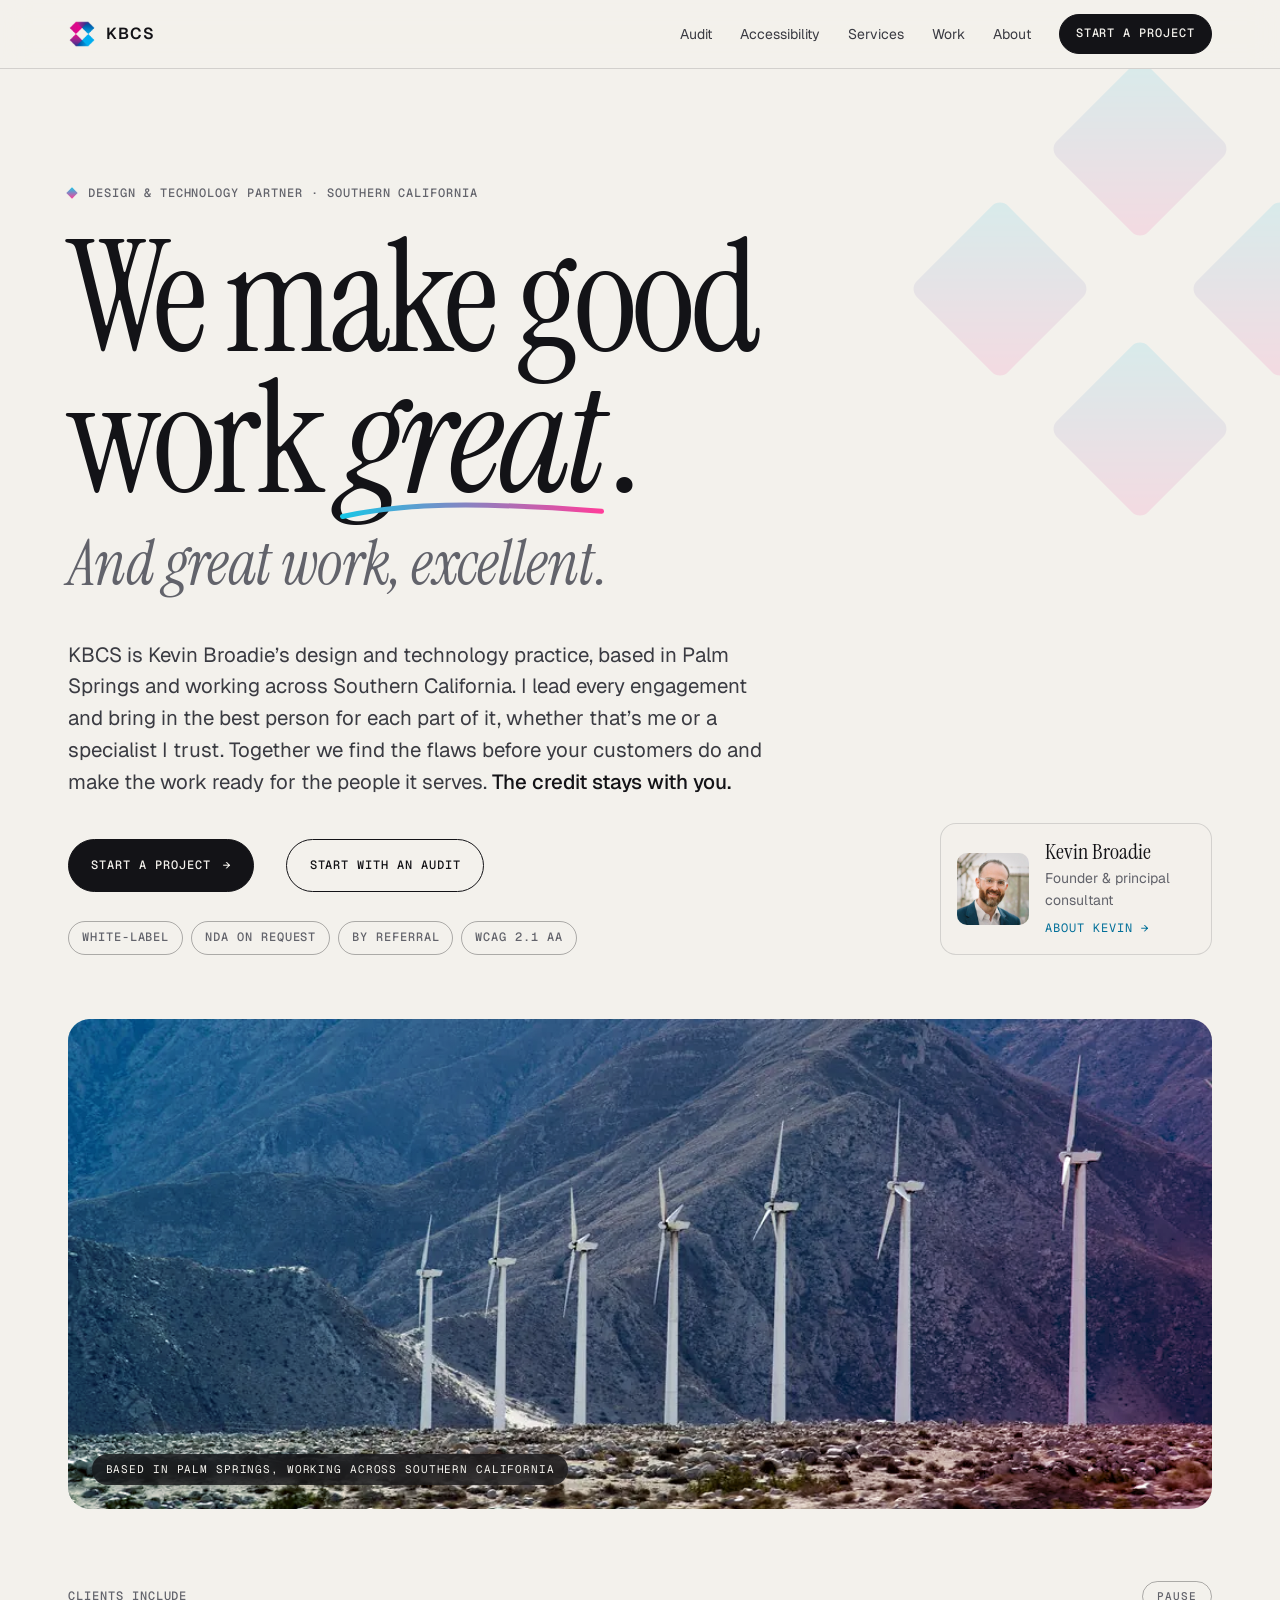
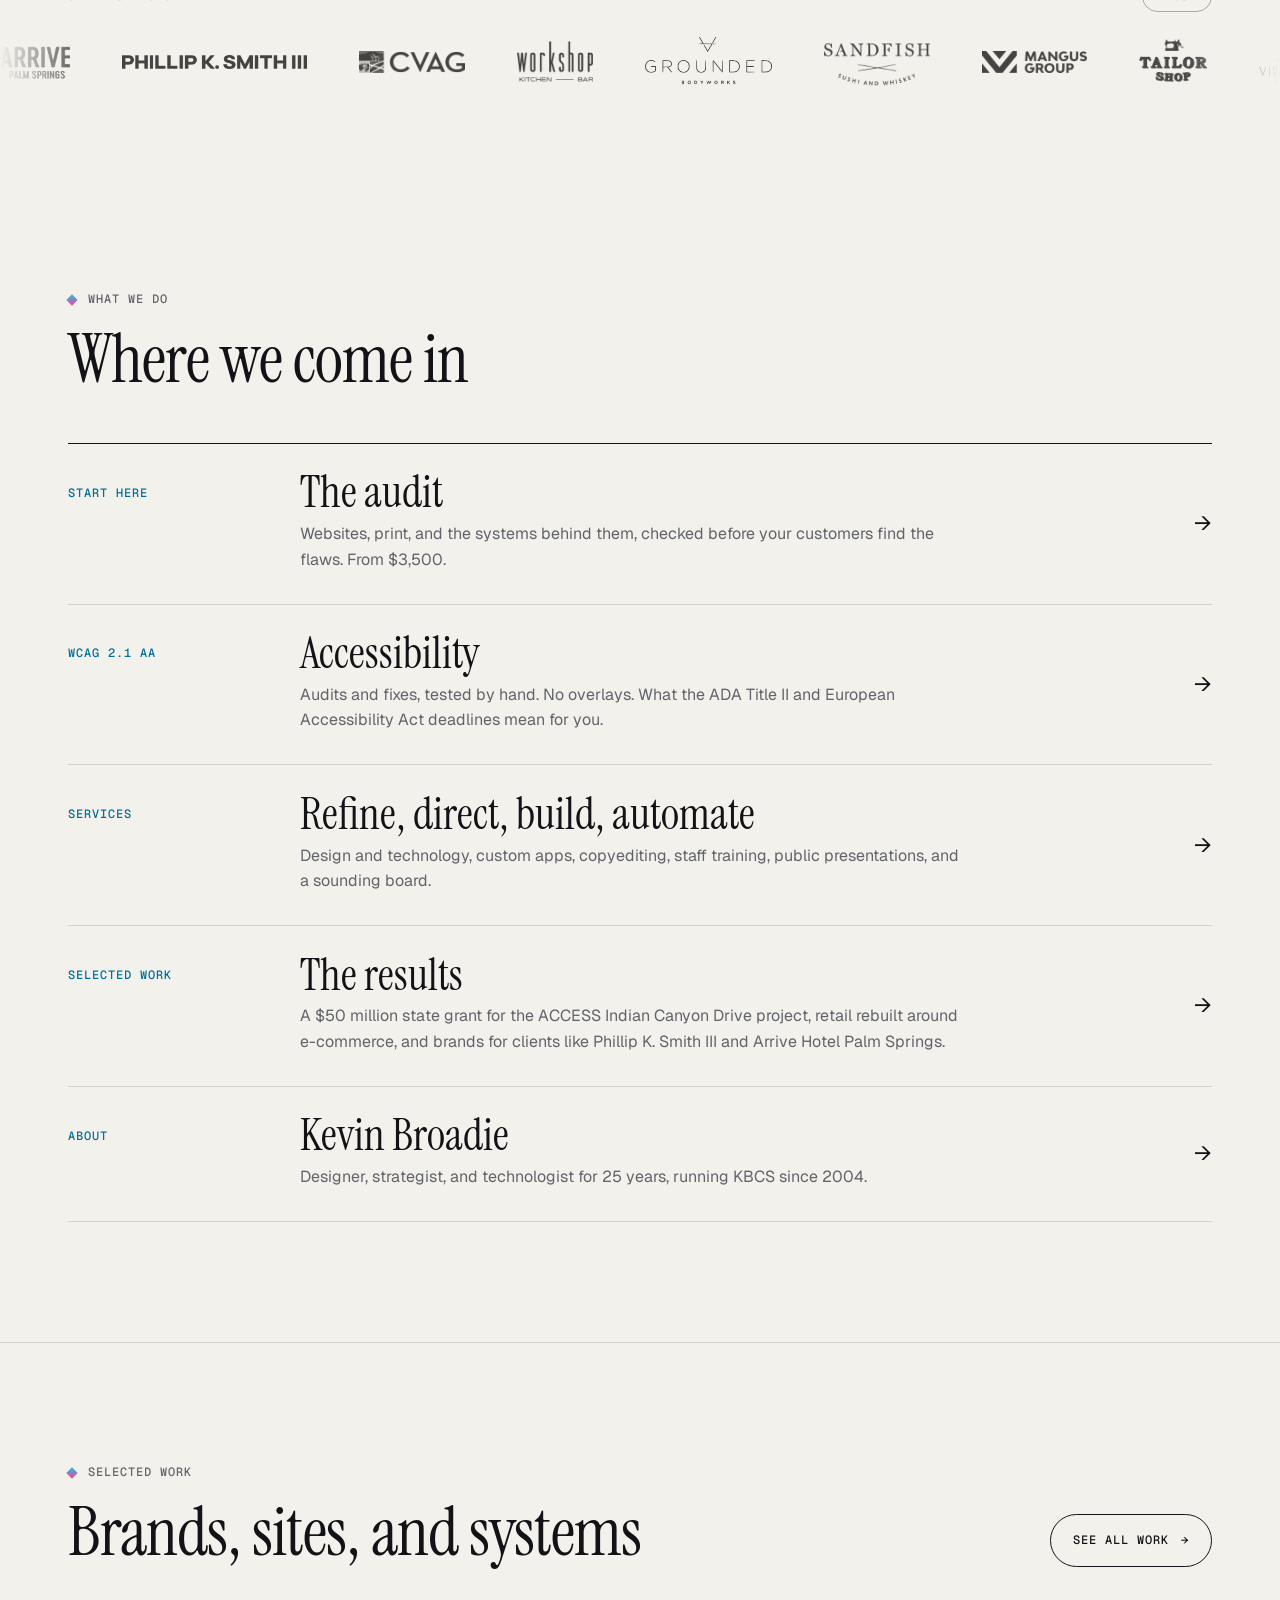
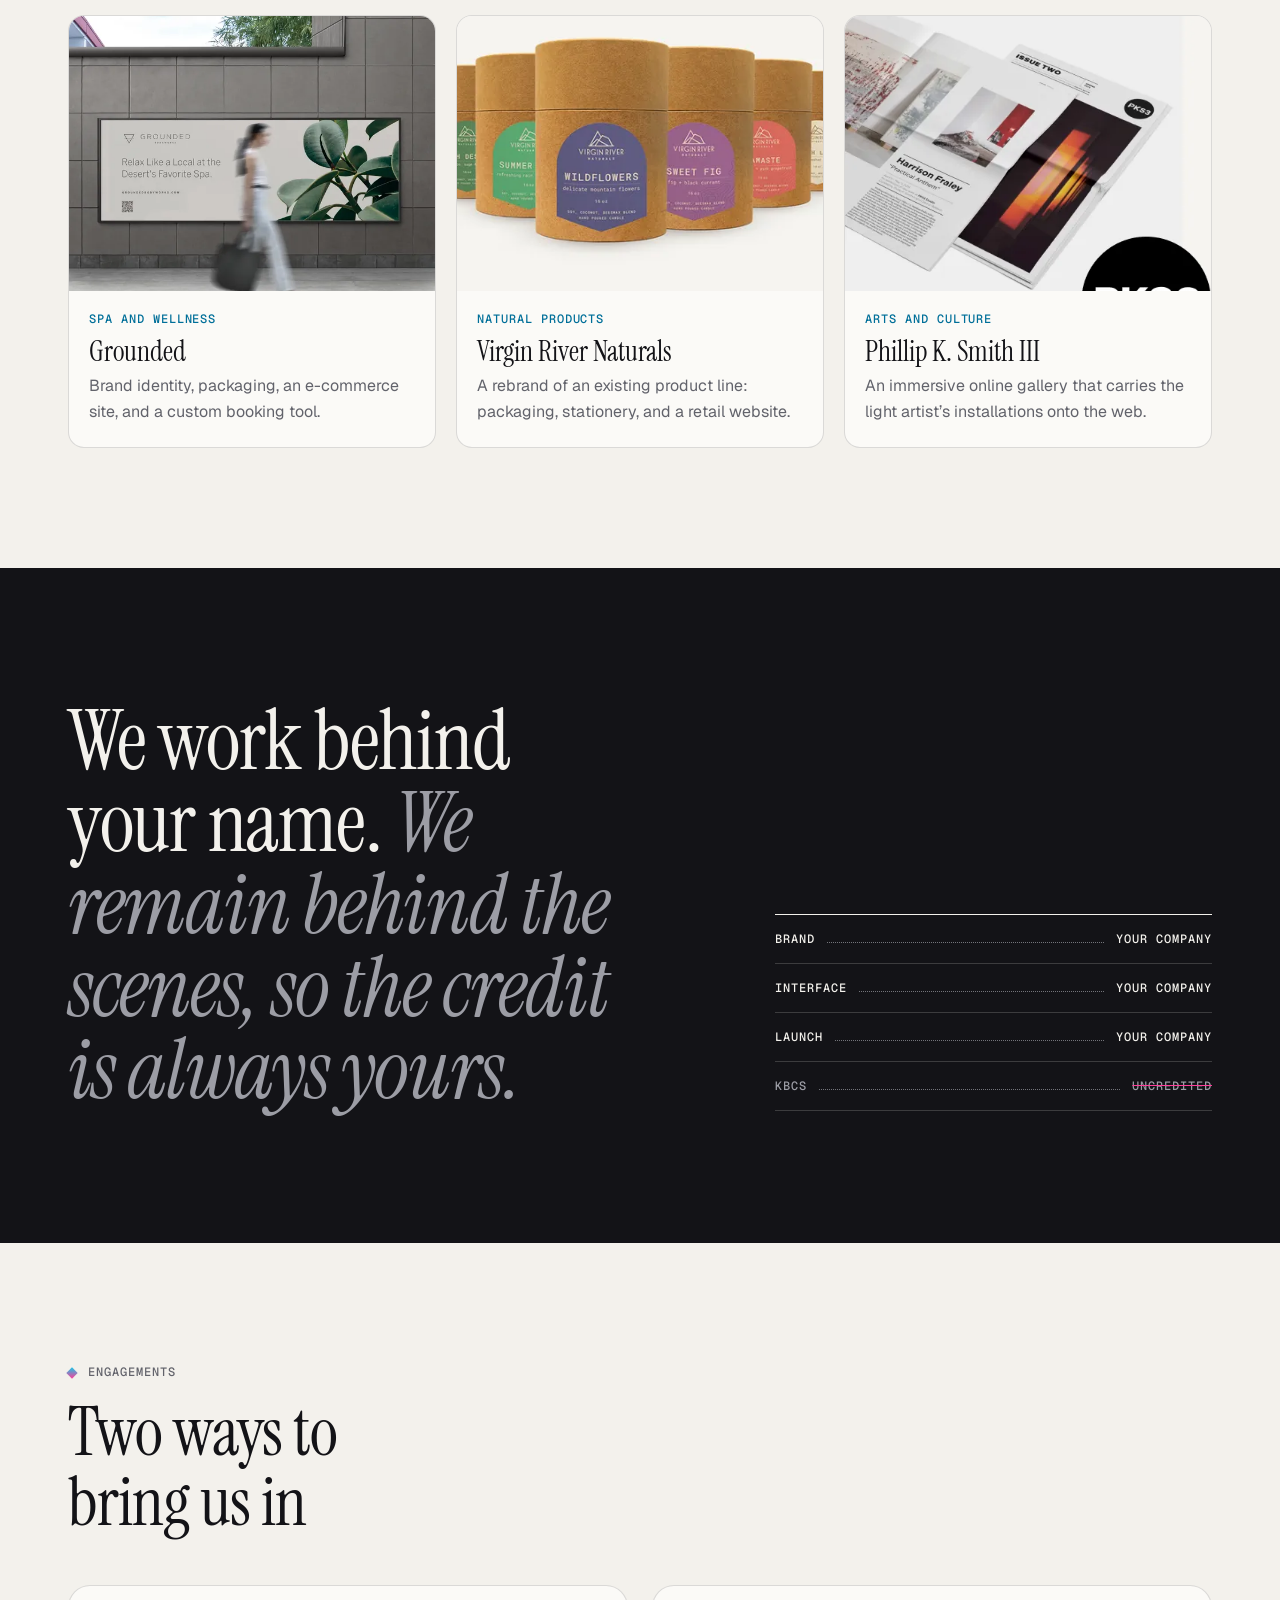
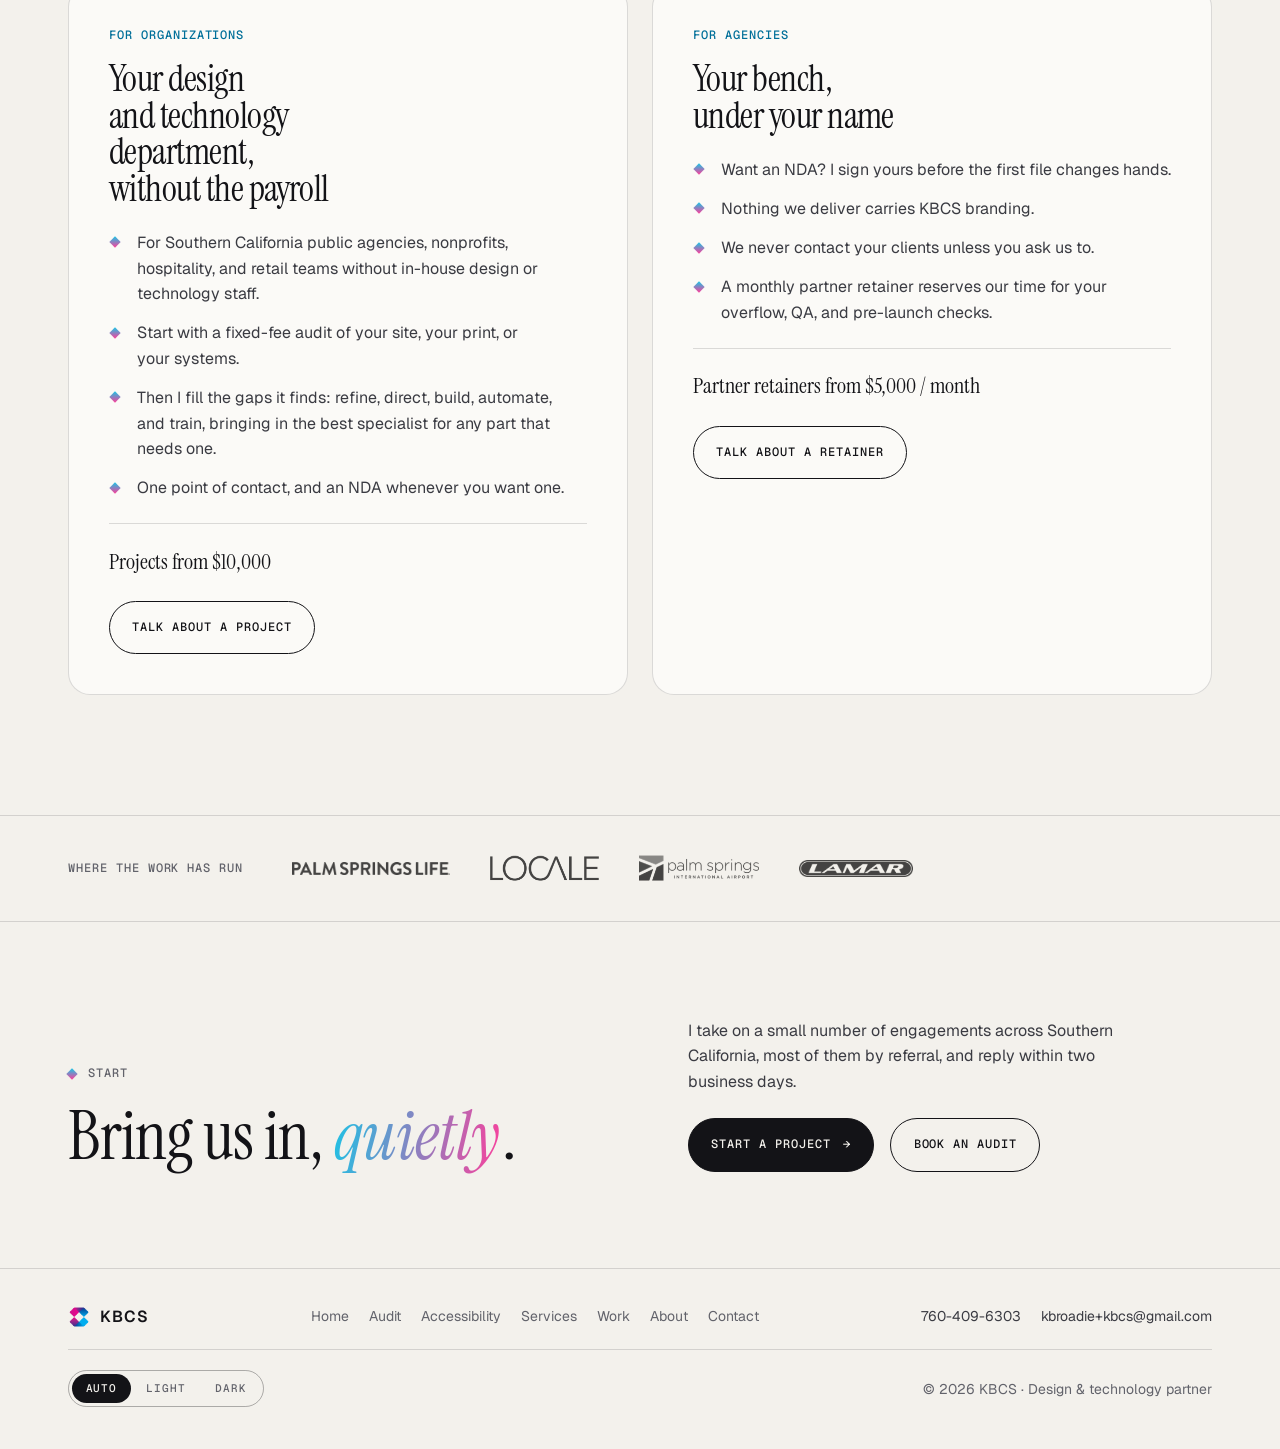
<file: index.html>
<!DOCTYPE html>
<html lang="en">
<head>
<meta charset="UTF-8">
<meta name="viewport" content="width=device-width, initial-scale=1.0, viewport-fit=cover">
<title>KBCS — Kevin Broadie, Design &amp; Technology Partner in Southern California</title>
<meta name="description" content="Kevin Broadie’s design and technology practice in Palm Springs, for Southern California organizations with real gaps in design and technology and the agencies that serve them. Fixed-fee audits of websites, print, and systems, WCAG 2.1 AA accessibility, custom apps, copyediting, staff training, and the refinement that makes good work great.">
<meta name="theme-color" content="#f3f1ec" media="(prefers-color-scheme: light)">
<meta name="theme-color" content="#0e0e12" media="(prefers-color-scheme: dark)">
<meta property="og:title" content="KBCS — Kevin Broadie, Design &amp; Technology Partner in Southern California">
<meta property="og:description" content="Kevin Broadie’s design and technology practice in Palm Springs, for Southern California organizations with real gaps in design and technology and the agencies that serve them. Fixed-fee audits of websites, print, and systems, WCAG 2.1 AA accessibility, custom apps, copyediting, staff training, and the refinement that makes good work great.">
<meta property="og:type" content="website">
<meta property="og:url" content="https://kevinbroadie.com/">
<meta property="og:image" content="https://kevinbroadie.com/images/photos/wind-farm-wide.webp">
<!-- The GitHub Pages copy points search engines at the real domain -->
<link rel="canonical" href="https://kevinbroadie.com/">
<link rel="icon" type="image/png" href="images/logo.png">
<link rel="apple-touch-icon" href="images/icons/icon-180.png">
<link rel="manifest" href="manifest.webmanifest">
<link rel="preconnect" href="https://fonts.googleapis.com">
<link rel="preconnect" href="https://fonts.gstatic.com" crossorigin>
<link href="https://fonts.googleapis.com/css2?family=Geist:wght@400;500;600&family=Geist+Mono:wght@400;500&family=Instrument+Serif:ital@0;1&display=swap" rel="stylesheet">
<link rel="stylesheet" href="styles.css">
<script>(function(){var d=document.documentElement;d.classList.add('js');try{var t=localStorage.getItem('kbcs-theme');if(t==='light'||t==='dark')d.setAttribute('data-theme',t);}catch(e){}addEventListener('pagereveal',function(e){try{var s=sessionStorage.getItem('kbcs-swipe');sessionStorage.removeItem('kbcs-swipe');if(s&&e.viewTransition)e.viewTransition.types.add('swipe-'+s);}catch(x){}});})();</script>
<script type="application/ld+json">
{
  "@context": "https://schema.org",
  "@type": "ProfessionalService",
  "name": "KBCS",
  "url": "https://kevinbroadie.com/",
  "telephone": "+1-760-409-6303",
  "email": "kbroadie+kbcs@gmail.com",
  "areaServed": "Southern California",
  "logo": "https://kevinbroadie.com/images/logo.png",
  "description": "White-label design and technology partner: audits of websites, print and service systems, WCAG 2.1 AA accessibility, copyediting, staff training, presentations, design refinement, front-end build, custom apps and automation.",
  "address": { "@type": "PostalAddress", "addressLocality": "Palm Springs", "addressRegion": "CA", "addressCountry": "US" },
  "founder": {
    "@type": "Person",
    "name": "Kevin Broadie",
    "jobTitle": "Principal Consultant",
    "image": "https://kevinbroadie.com/images/kevin.jpg",
    "alumniOf": "California State University, San Bernardino",
    "sameAs": ["https://www.linkedin.com/in/kbroadie"]
  }
}
</script>
</head>
<body>
<a class="skip" href="#main">Skip to content</a>

<header class="site-header">
  <div class="wrap bar">
    <a href="index.html" class="brand" aria-label="KBCS home">
      <img src="images/logo.png" alt="" width="28" height="28"><span>KBCS</span>
    </a>
    <nav class="nav" aria-label="Primary">
      <ul class="nav-links">
        <li><a href="audit.html">Audit</a></li>
        <li><a href="accessibility.html">Accessibility</a></li>
        <li><a href="services.html">Services</a></li>
        <li><a href="work.html">Work</a></li>
        <li><a href="about.html">About</a></li>
      </ul>
      <a href="contact.html" class="btn btn-sm">Start a project</a>
    </nav>
  </div>
</header>

<main id="main">

  <section class="hero" id="top">
    <svg class="hero-motif" viewBox="0 0 200 200" aria-hidden="true" focusable="false"><defs><linearGradient id="g-motif" x1="0" y1="0" x2="1" y2="1"><stop offset="0"/><stop offset="1"/></linearGradient></defs><g fill="url(#g-motif)"><rect x="77" y="27" width="46" height="46" rx="4" transform="rotate(45 100 50)"/><rect x="127" y="77" width="46" height="46" rx="4" transform="rotate(45 150 100)"/><rect x="77" y="127" width="46" height="46" rx="4" transform="rotate(45 100 150)"/><rect x="27" y="77" width="46" height="46" rx="4" transform="rotate(45 50 100)"/></g></svg>
    <div class="wrap hero-grid">
      <div class="hero-copy">
        <p class="eyebrow reveal">Design &amp; technology partner · Southern California</p>
        <h1 class="display reveal">
          We make good work
          <em class="great">great<svg class="scribble" viewBox="0 0 300 24" preserveAspectRatio="none" aria-hidden="true"><defs><linearGradient id="g-under" x1="0" x2="1"><stop offset="0"/><stop offset="1"/></linearGradient></defs><path d="M4 16 C 70 6, 150 4, 296 12" /></svg></em>.
          <span class="display-after">And great work, excellent.</span>
        </h1>
        <p class="lede reveal">KBCS is Kevin Broadie’s design and technology practice, based in Palm Springs and working across Southern California. I lead every engagement and bring in the best person for each part of it, whether that’s me or a specialist I trust. Together we find the flaws before your customers do and make the work ready for the people it serves. <strong>The credit stays with you.</strong></p>
        <div class="hero-actions reveal">
          <a href="contact.html" class="btn">Start a project <span class="arrow" aria-hidden="true">→</span></a>
          <a href="audit.html" class="btn btn-ghost">Start with an audit</a>
        </div>
        <ul class="tags reveal" aria-label="How we engage">
            <li>White-label</li>
            <li>NDA on request</li>
            <li>By referral</li>
            <li>WCAG 2.1 AA</li>
          </ul>
      </div>

      <div class="hero-side">
      <a class="founder-card reveal" href="about.html">
        <img src="images/kevin.jpg" alt="" width="400" height="400" fetchpriority="high">
        <span class="fc-body">
          <span class="fc-name">Kevin Broadie</span>
          <span class="fc-role">Founder &amp; principal consultant</span>
          <span class="fc-link">About Kevin <span aria-hidden="true">→</span></span>
        </span>
      </a>
      </div>
    </div>
  </section>

  <div class="wrap">
    <figure class="photo-band reveal">
      <picture><source media="(min-width: 640px)" srcset="images/photos/wind-farm-wide.webp" width="1024" height="439"><img src="images/photos/wind-farm-640.webp" alt="Wind turbines below the mountains in the San Gorgonio Pass, outside Palm Springs" width="640" height="427" loading="lazy" decoding="async"></picture>
      <figcaption>Based in Palm Springs, working across Southern California</figcaption>
    </figure>
  </div>

  <section class="logos" aria-labelledby="logos-title">
    <div class="wrap logos-head">
      <h2 id="logos-title" class="seen-label">Clients include</h2>
      <button type="button" class="marquee-toggle" aria-pressed="false">Pause</button>
    </div>
    <div class="marquee">
      <ul class="marquee-track"><li><img class="logo-img" src="images/logos/arrive.webp" alt="Arrive Palm Springs" width="209" height="96" style="--s:0.96;--y:0.024" loading="lazy" decoding="async"></li><li><img class="logo-img" src="images/logos/phillip-k-smith-iii.webp" alt="Phillip K. Smith III" width="1256" height="96" style="--s:0.42" loading="lazy" decoding="async"></li><li><img class="logo-img" src="images/logos/cvag.webp" alt="Coachella Valley Association of Governments" width="468" height="96" style="--s:0.65" loading="lazy" decoding="async"></li><li><img class="logo-img" src="images/logos/workshop.webp" alt="Workshop" width="180" height="96" style="--s:1.21;--y:-0.016" loading="lazy" decoding="async"></li><li><img class="logo-img" src="images/logos/grounded.webp" alt="Grounded" width="249" height="96" style="--s:1.45;--y:-0.057" loading="lazy" decoding="async"></li><li><img class="logo-img" src="images/logos/sandfish.webp" alt="Sandfish" width="244" height="96" style="--s:1.24;--y:0.07" loading="lazy" decoding="async"></li><li><img class="logo-img" src="images/logos/mangus-group.webp" alt="Mangus Group" width="472" height="96" style="--s:0.64" loading="lazy" decoding="async"></li><li><img class="logo-img" src="images/logos/tailor-shop.webp" alt="Tailor Shop" width="154" height="96" style="--s:1.26;--y:-0.043" loading="lazy" decoding="async"></li><li><img class="logo-img" src="images/logos/virgin-river.webp" alt="Virgin River Naturals" width="147" height="96" style="--s:1.45;--y:-0.045" loading="lazy" decoding="async"></li><li><img class="logo-img" src="images/logos/truss-twine.webp" alt="Truss &amp; Twine" width="165" height="96" style="--s:1.26;--y:0.006" loading="lazy" decoding="async"></li><li><img class="logo-img" src="images/logos/priority-lighting.webp" alt="Priority Lighting" width="242" height="96" style="--s:1.01;--y:-0.019" loading="lazy" decoding="async"></li><li><img class="logo-img" src="images/logos/the-art-collective.webp" alt="The Art Collective" width="302" height="96" style="--s:0.84;--y:0.012" loading="lazy" decoding="async"></li><li><img class="logo-img" src="images/logos/ernest-coffee.webp" alt="Ernest Coffee" width="104" height="96" style="--s:1.45;--y:0.049" loading="lazy" decoding="async"></li><li><img class="logo-img" src="images/logos/elizabeth-prince.webp" alt="Elizabeth &amp; Prince" width="900" height="96" style="--s:0.57;--y:0.005" loading="lazy" decoding="async"></li><li><img class="logo-img" src="images/logos/the-venue.webp" alt="The Venue" width="156" height="96" style="--s:1.39" loading="lazy" decoding="async"></li><li><img class="logo-img" src="images/logos/wilma-frieda.webp" alt="Wilma &amp; Frieda" width="130" height="96" style="--s:1.45;--y:0.043" loading="lazy" decoding="async"></li><li><img class="logo-img" src="images/logos/ice-cream-shoppe.webp" alt="Ice Cream &amp; Shoppe" width="231" height="96" style="--s:0.99;--y:0.025" loading="lazy" decoding="async"></li></ul>
      <ul class="marquee-track" aria-hidden="true"><li><img class="logo-img" src="images/logos/arrive.webp" alt="" width="209" height="96" style="--s:0.96;--y:0.024" loading="lazy" decoding="async"></li><li><img class="logo-img" src="images/logos/phillip-k-smith-iii.webp" alt="" width="1256" height="96" style="--s:0.42" loading="lazy" decoding="async"></li><li><img class="logo-img" src="images/logos/cvag.webp" alt="" width="468" height="96" style="--s:0.65" loading="lazy" decoding="async"></li><li><img class="logo-img" src="images/logos/workshop.webp" alt="" width="180" height="96" style="--s:1.21;--y:-0.016" loading="lazy" decoding="async"></li><li><img class="logo-img" src="images/logos/grounded.webp" alt="" width="249" height="96" style="--s:1.45;--y:-0.057" loading="lazy" decoding="async"></li><li><img class="logo-img" src="images/logos/sandfish.webp" alt="" width="244" height="96" style="--s:1.24;--y:0.07" loading="lazy" decoding="async"></li><li><img class="logo-img" src="images/logos/mangus-group.webp" alt="" width="472" height="96" style="--s:0.64" loading="lazy" decoding="async"></li><li><img class="logo-img" src="images/logos/tailor-shop.webp" alt="" width="154" height="96" style="--s:1.26;--y:-0.043" loading="lazy" decoding="async"></li><li><img class="logo-img" src="images/logos/virgin-river.webp" alt="" width="147" height="96" style="--s:1.45;--y:-0.045" loading="lazy" decoding="async"></li><li><img class="logo-img" src="images/logos/truss-twine.webp" alt="" width="165" height="96" style="--s:1.26;--y:0.006" loading="lazy" decoding="async"></li><li><img class="logo-img" src="images/logos/priority-lighting.webp" alt="" width="242" height="96" style="--s:1.01;--y:-0.019" loading="lazy" decoding="async"></li><li><img class="logo-img" src="images/logos/the-art-collective.webp" alt="" width="302" height="96" style="--s:0.84;--y:0.012" loading="lazy" decoding="async"></li><li><img class="logo-img" src="images/logos/ernest-coffee.webp" alt="" width="104" height="96" style="--s:1.45;--y:0.049" loading="lazy" decoding="async"></li><li><img class="logo-img" src="images/logos/elizabeth-prince.webp" alt="" width="900" height="96" style="--s:0.57;--y:0.005" loading="lazy" decoding="async"></li><li><img class="logo-img" src="images/logos/the-venue.webp" alt="" width="156" height="96" style="--s:1.39" loading="lazy" decoding="async"></li><li><img class="logo-img" src="images/logos/wilma-frieda.webp" alt="" width="130" height="96" style="--s:1.45;--y:0.043" loading="lazy" decoding="async"></li><li><img class="logo-img" src="images/logos/ice-cream-shoppe.webp" alt="" width="231" height="96" style="--s:0.99;--y:0.025" loading="lazy" decoding="async"></li></ul>
    </div>
  </section>

  <section class="overview" aria-labelledby="overview-title">
    <div class="wrap">
      <div class="sec-head">
        <p class="eyebrow reveal">What we do</p>
        <h2 id="overview-title" class="reveal">Where we come in</h2>
      </div>
      <ul class="overview-list">
        <li class="reveal"><a href="audit.html">
          <span class="ov-kicker">Start here</span>
          <span class="ov-title">The audit</span>
          <span class="ov-text">Websites, print, and the systems behind them, checked before your customers find the flaws. From $3,500.</span>
          <span class="ov-arrow" aria-hidden="true">→</span>
        </a></li>
        <li class="reveal"><a href="accessibility.html">
          <span class="ov-kicker">WCAG 2.1 AA</span>
          <span class="ov-title">Accessibility</span>
          <span class="ov-text">Audits and fixes, tested by hand. No overlays. What the ADA Title II and European Accessibility Act deadlines mean for you.</span>
          <span class="ov-arrow" aria-hidden="true">→</span>
        </a></li>
        <li class="reveal"><a href="services.html">
          <span class="ov-kicker">Services</span>
          <span class="ov-title">Refine, direct, build, automate</span>
          <span class="ov-text">Design and technology, custom apps, copyediting, staff training, public presentations, and a sounding board.</span>
          <span class="ov-arrow" aria-hidden="true">→</span>
        </a></li>
        <li class="reveal"><a href="work.html">
          <span class="ov-kicker">Selected work</span>
          <span class="ov-title">The results</span>
          <span class="ov-text">A $50 million state grant for the ACCESS Indian Canyon Drive project, retail rebuilt around e-commerce, and brands for clients like Phillip K. Smith III and Arrive Hotel Palm Springs.</span>
          <span class="ov-arrow" aria-hidden="true">→</span>
        </a></li>
        <li class="reveal"><a href="about.html">
          <span class="ov-kicker">About</span>
          <span class="ov-title">Kevin Broadie</span>
          <span class="ov-text">Designer, strategist, and technologist for 25 years, running KBCS since 2004.</span>
          <span class="ov-arrow" aria-hidden="true">→</span>
        </a></li>
      </ul>
    </div>
  </section>

  <section class="work-preview" aria-labelledby="work-preview-title">
    <div class="wrap">
      <div class="sec-head-row">
        <div class="sec-head">
          <p class="eyebrow reveal">Selected work</p>
          <h2 id="work-preview-title" class="reveal">Brands, sites, and systems</h2>
        </div>
        <a href="work.html" class="btn btn-ghost reveal">See all work <span class="arrow" aria-hidden="true">→</span></a>
      </div>
      <ul class="project-grid">
        <li class="project reveal"><a class="project-card" href="work.html#grounded">
          <span class="project-media"><img class="project-cover" src="images/work/grounded-1-1200.webp" srcset="images/work/grounded-1-640.webp 640w, images/work/grounded-1-1200.webp 1078w" sizes="(min-width: 960px) 33vw, (min-width: 640px) 50vw, 100vw" alt="Grounded billboard on a city street" width="1078" height="838" loading="lazy" decoding="async"></span>
          <span class="project-body"><span class="project-kicker">Spa and wellness</span><span class="project-title">Grounded</span><span class="project-text">Brand identity, packaging, an e-commerce site, and a custom booking tool.</span></span>
        </a></li>
        <li class="project reveal"><a class="project-card" href="work.html#virgin-river">
          <span class="project-media"><img class="project-cover" src="images/work/virgin-river-1-1200.webp" srcset="images/work/virgin-river-1-640.webp 640w, images/work/virgin-river-1-1200.webp 1200w" sizes="(min-width: 960px) 33vw, (min-width: 640px) 50vw, 100vw" alt="Virgin River Naturals candle tins in a range of scents" width="1200" height="582" loading="lazy" decoding="async"></span>
          <span class="project-body"><span class="project-kicker">Natural products</span><span class="project-title">Virgin River Naturals</span><span class="project-text">A rebrand of an existing product line: packaging, stationery, and a retail website.</span></span>
        </a></li>
        <li class="project reveal"><a class="project-card" href="work.html#pks3">
          <span class="project-media"><img class="project-cover" src="images/work/pks3-1-640.webp" alt="Phillip K. Smith III exhibition print pieces with the PKS3 mark" width="486" height="565" loading="lazy" decoding="async"></span>
          <span class="project-body"><span class="project-kicker">Arts and culture</span><span class="project-title">Phillip K. Smith III</span><span class="project-text">An immersive online gallery that carries the light artist’s installations onto the web.</span></span>
        </a></li>
      </ul>
    </div>
  </section>

  <section class="statement" aria-labelledby="statement-title">
    <div class="wrap statement-grid">
      <h2 id="statement-title" class="reveal">We work behind your name. <em>We remain behind the scenes, so the credit is always yours.</em></h2>
      <dl class="credits reveal" aria-label="Credits">
        <div><dt>Brand</dt><dd>Your company</dd></div>
        <div><dt>Interface</dt><dd>Your company</dd></div>
        <div><dt>Launch</dt><dd>Your company</dd></div>
        <div class="muted"><dt>KBCS</dt><dd>Uncredited</dd></div>
      </dl>
    </div>
  </section>

  <section class="paths" id="engagements" aria-labelledby="paths-title">
    <div class="wrap">
      <div class="sec-head">
        <p class="eyebrow reveal">Engagements</p>
        <h2 id="paths-title" class="reveal">Two ways to bring us in</h2>
      </div>
      <div class="paths-grid">
        <article class="path reveal">
          <p class="step-kicker">For organizations</p>
          <h3>Your design and technology department, without the payroll</h3>
          <ul class="checklist">
            <li>For Southern California public agencies, nonprofits, hospitality, and retail teams without in-house design or technology staff.</li>
            <li>Start with a fixed-fee audit of your site, your print, or your systems.</li>
            <li>Then I fill the gaps it finds: refine, direct, build, automate, and train, bringing in the best specialist for any part that needs one.</li>
            <li>One point of contact, and an NDA whenever you want one.</li>
          </ul>
          <p class="from">Projects from $10,000</p>
          <a href="contact.html?interest=A+project&amp;role=An+organization" class="btn btn-ghost">Talk about a project</a>
        </article>
        <article class="path reveal">
          <p class="step-kicker">For agencies</p>
          <h3>Your bench, under your name</h3>
          <ul class="checklist">
            <li>Want an NDA? I sign yours before the first file changes hands.</li>
            <li>Nothing we deliver carries KBCS branding.</li>
            <li>We never contact your clients unless you ask us to.</li>
            <li>A monthly partner retainer reserves our time for your overflow, QA, and pre-launch checks.</li>
          </ul>
          <p class="from">Partner retainers from $5,000 / month</p>
          <a href="contact.html?interest=Partner+retainer&amp;role=An+agency" class="btn btn-ghost">Talk about a retainer</a>
        </article>
      </div>
    </div>
  </section>

  <section class="seen-in" aria-labelledby="seen-in-title">
    <div class="wrap seen-grid">
      <h2 id="seen-in-title" class="seen-label reveal">Where the work has run</h2>
      <ul class="seen-list reveal">
        <li><img class="logo-img" src="images/logos/palm-springs-life.webp" alt="Palm Springs Life" width="800" height="68" style="--s:0.42" loading="lazy" decoding="async"></li>
        <li><img class="logo-img" src="images/logos/locale.webp" alt="Locale magazine" width="432" height="96" style="--s:0.76;--y:-0.007" loading="lazy" decoding="async"></li>
        <li><img class="logo-img" src="images/logos/palm-springs-airport.webp" alt="Palm Springs International Airport" width="472" height="96" style="--s:0.76;--y:-0.014" loading="lazy" decoding="async"></li>
        <li><img class="logo-img" src="images/logos/lamar.webp" alt="Lamar" width="612" height="96" style="--s:0.56" loading="lazy" decoding="async"></li>
      </ul>
    </div>
  </section>

  <section class="cta-band" aria-labelledby="cta-title">
    <div class="wrap cta-grid">
      <div>
        <p class="eyebrow reveal">Start</p>
        <h2 id="cta-title" class="reveal">Bring us in, <em>quietly</em>.</h2>
      </div>
      <div class="cta-actions reveal">
        <p>I take on a small number of engagements across Southern California, most of them by referral, and reply within two business days.</p>
        <div class="cta-buttons">
          <a href="contact.html" class="btn">Start a project <span class="arrow" aria-hidden="true">→</span></a>
          <a href="contact.html?interest=An+audit" class="btn btn-ghost">Book an audit</a>
        </div>
      </div>
    </div>
  </section>

</main>

<footer class="site-footer">
  <div class="wrap foot">
    <a href="index.html" class="brand">
      <img src="images/logo.png" alt="" width="22" height="22"><span>KBCS</span>
    </a>
    <nav class="foot-nav" aria-label="Site">
      <a href="index.html">Home</a>
      <a href="audit.html">Audit</a>
      <a href="accessibility.html">Accessibility</a>
      <a href="services.html">Services</a>
      <a href="work.html">Work</a>
      <a href="about.html">About</a>
      <a href="contact.html">Contact</a>
    </nav>
    <p class="foot-contact"><a href="tel:+17604096303">760-409-6303</a><a href="mailto:kbroadie+kbcs@gmail.com">kbroadie+kbcs@gmail.com</a></p>
    <div class="foot-end">
      <div class="theme-control" role="group" aria-label="Color theme">
        <button type="button" data-theme-choice="auto" aria-pressed="true">Auto</button>
        <button type="button" data-theme-choice="light" aria-pressed="false">Light</button>
        <button type="button" data-theme-choice="dark" aria-pressed="false">Dark</button>
      </div>
      <span>© <span id="yr">2026</span> KBCS · Design &amp; technology partner</span>
    </div>
  </div>
</footer>

<nav class="tabbar" aria-label="Sections">
  <a href="index.html" aria-current="page"><svg class="tab-icon" viewBox="0 0 24 24" aria-hidden="true" focusable="false"><path d="M3 10.5 12 3l9 7.5V20a1 1 0 0 1-1 1h-5v-6H9v6H4a1 1 0 0 1-1-1z"/></svg><span>Home</span></a>
  <a href="services.html"><svg class="tab-icon" viewBox="0 0 24 24" aria-hidden="true" focusable="false"><rect x="3.5" y="3.5" width="7" height="7" rx="1.6"/><rect x="13.5" y="3.5" width="7" height="7" rx="1.6"/><rect x="3.5" y="13.5" width="7" height="7" rx="1.6"/><rect x="13.5" y="13.5" width="7" height="7" rx="1.6"/></svg><span>Services</span></a>
  <a href="audit.html"><svg class="tab-icon" viewBox="0 0 24 24" aria-hidden="true" focusable="false"><circle cx="10.5" cy="10.5" r="6.5"/><path d="m20 20-4.6-4.6"/><path d="m7.6 10.6 2 2 3.8-3.8"/></svg><span>Audit</span></a>
  <a href="work.html"><svg class="tab-icon" viewBox="0 0 24 24" aria-hidden="true" focusable="false"><rect x="3" y="4" width="18" height="16" rx="2.2"/><circle cx="9" cy="10" r="1.8"/><path d="m21 15.5-4.8-4.8L7 20"/></svg><span>Work</span></a>
  <button type="button" class="tab-more" aria-haspopup="dialog" aria-controls="more-sheet"><svg class="tab-icon" viewBox="0 0 24 24" aria-hidden="true" focusable="false"><circle cx="5" cy="12" r="1.5"/><circle cx="12" cy="12" r="1.5"/><circle cx="19" cy="12" r="1.5"/></svg><span>More</span></button>
</nav>

<dialog class="sheet" id="more-sheet" aria-labelledby="more-title">
  <div class="sheet-inner">
    <div class="sheet-handle" aria-hidden="true"></div>
    <div class="sheet-head">
      <h2 id="more-title">More</h2>
      <button type="button" class="sheet-close" data-close aria-label="Close">
        <svg viewBox="0 0 24 24" aria-hidden="true" focusable="false"><path d="M6 6l12 12M18 6 6 18"/></svg>
      </button>
    </div>
    <ul class="sheet-links">
      <li><a href="accessibility.html"><span>Accessibility</span><small>WCAG 2.1 AA audits, deadlines, contrast checker</small></a></li>
      <li><a href="about.html"><span>About</span><small>Kevin Broadie and how we work</small></a></li>
      <li><a href="contact.html"><span>Contact</span><small>Start a project or book an audit</small></a></li>
    </ul>
    <div class="sheet-actions">
      <a class="btn btn-ghost" href="tel:+17604096303">Call 760-409-6303</a>
      <a class="btn btn-ghost" href="mailto:kbroadie+kbcs@gmail.com">Email Kevin</a>
    </div>
    <p class="sheet-label">Theme</p>
    <div class="theme-control" role="group" aria-label="Color theme">
        <button type="button" data-theme-choice="auto" aria-pressed="true">Auto</button>
        <button type="button" data-theme-choice="light" aria-pressed="false">Light</button>
        <button type="button" data-theme-choice="dark" aria-pressed="false">Dark</button>
      </div>
  </div>
</dialog>

<script src="script.js"></script>
</body>
</html>
</file>
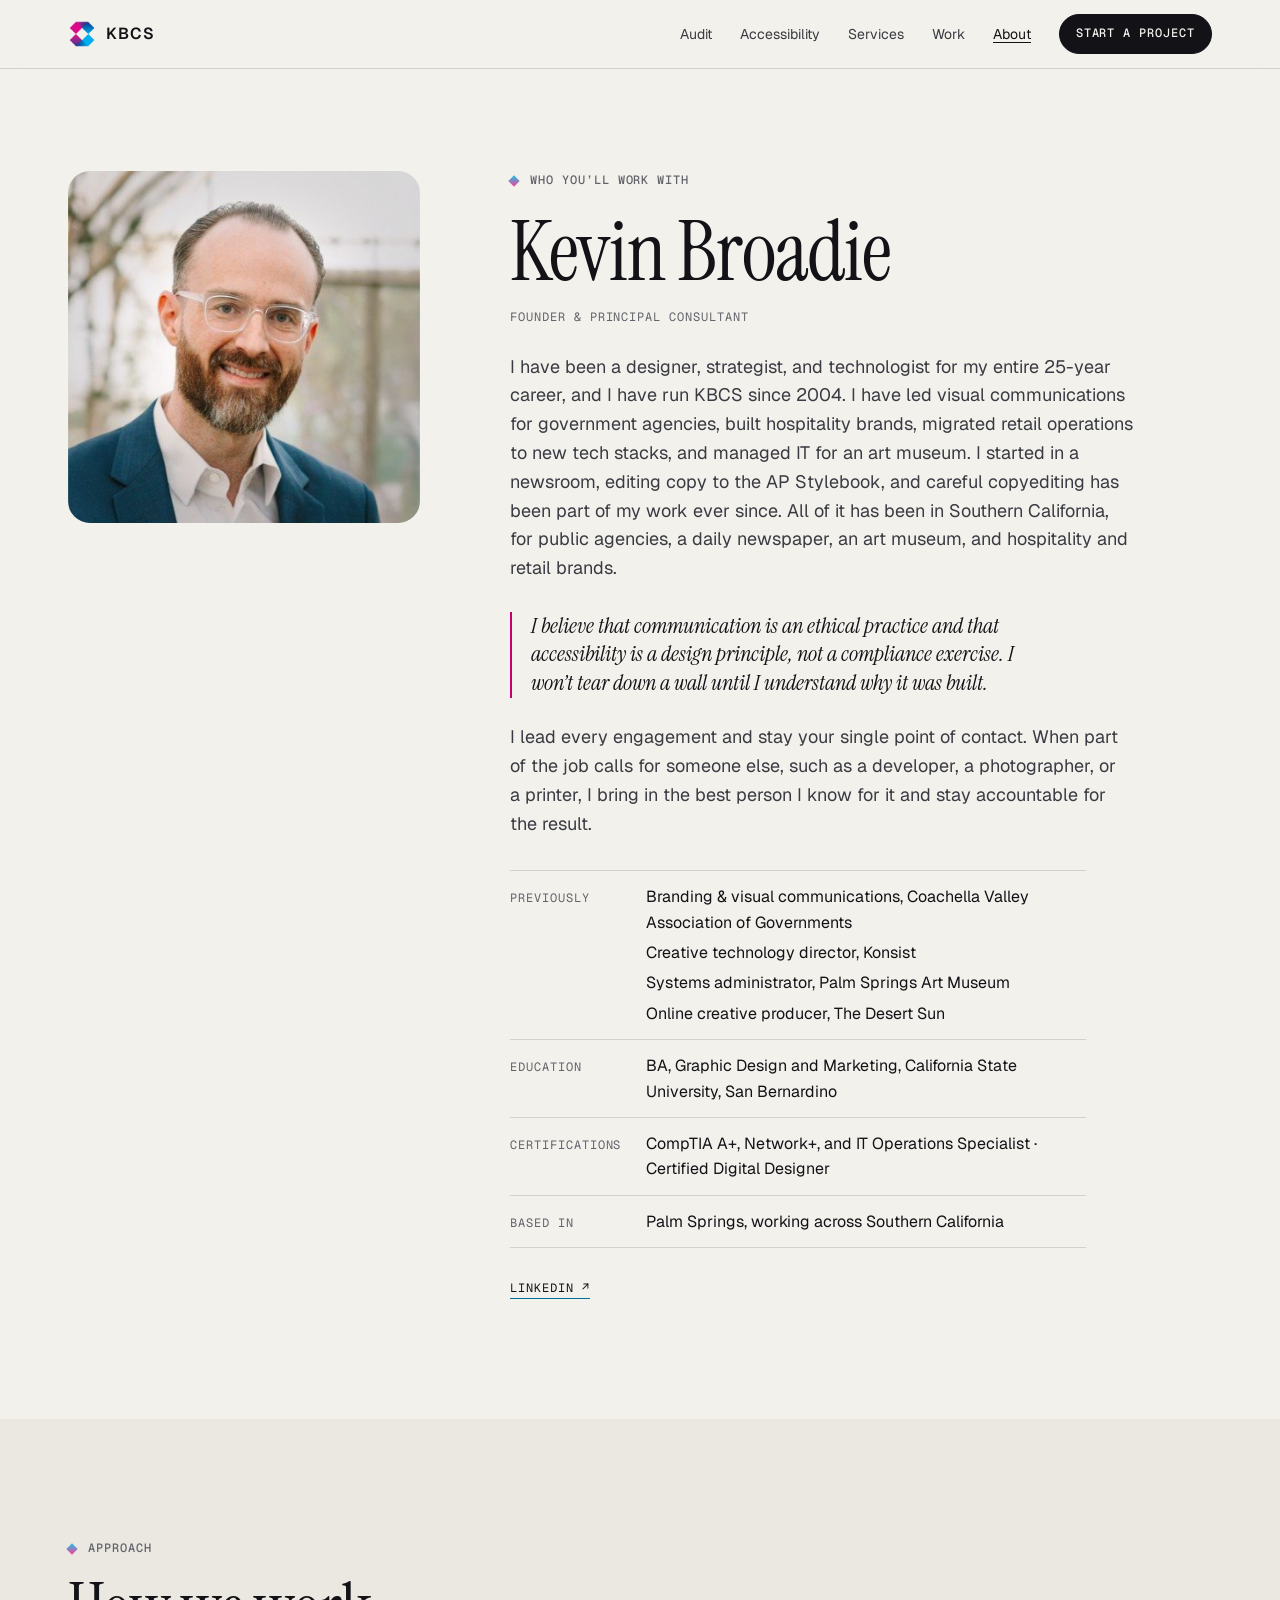
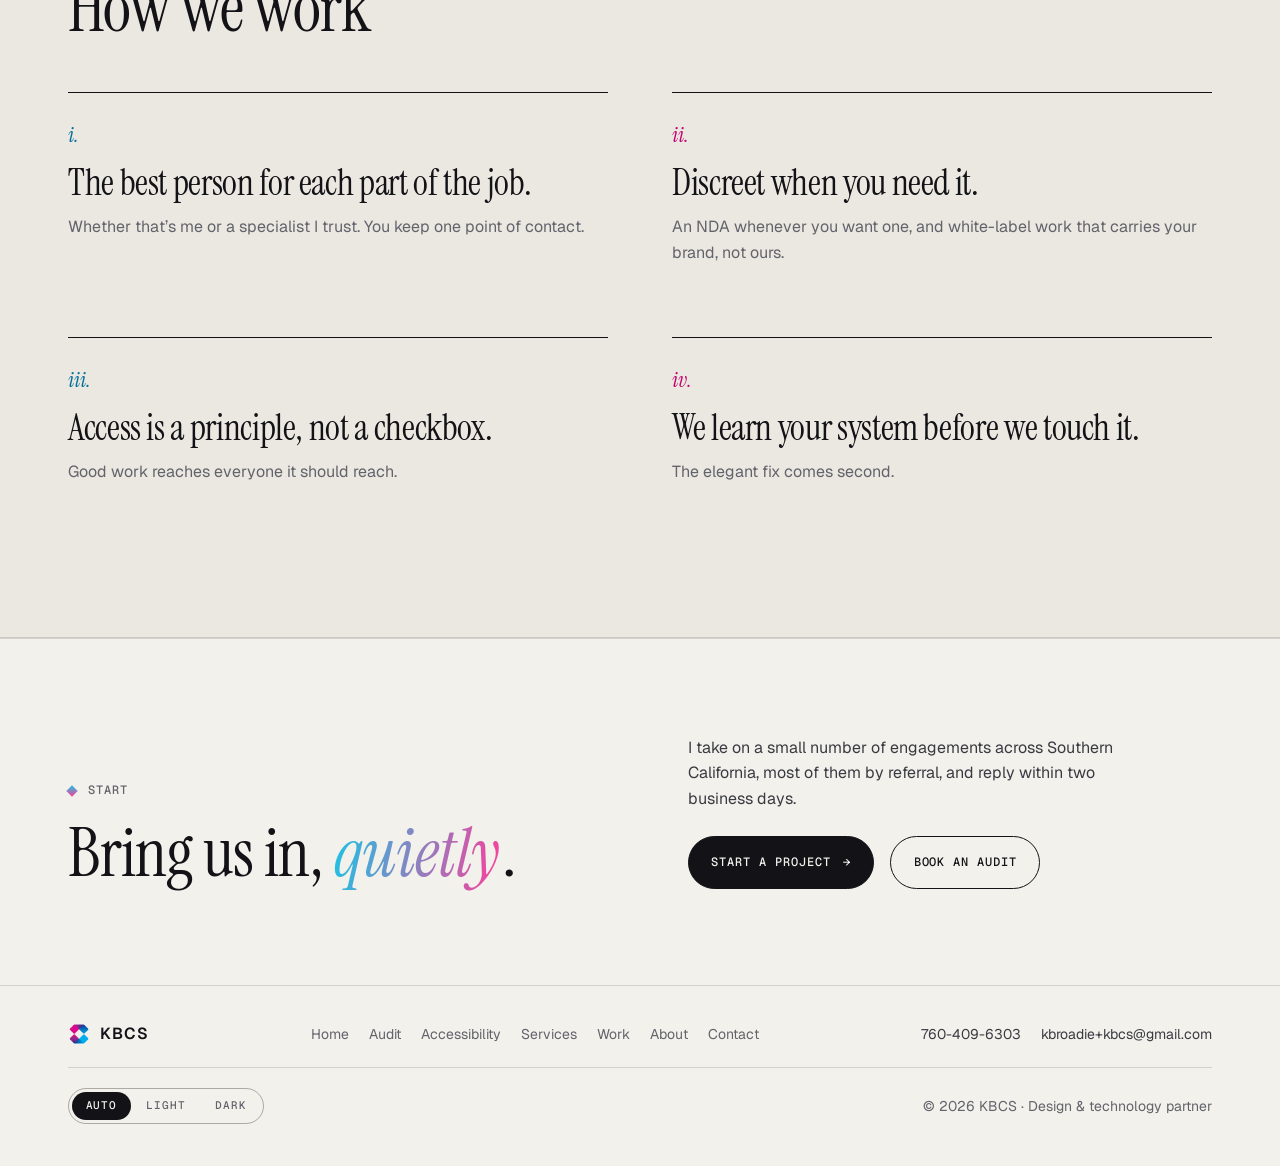
<file: about.html>
<!DOCTYPE html>
<html lang="en">
<head>
<meta charset="UTF-8">
<meta name="viewport" content="width=device-width, initial-scale=1.0, viewport-fit=cover">
<title>About Kevin Broadie — KBCS</title>
<meta name="description" content="Kevin Broadie has been a designer, strategist, and technologist for 25 years and has run KBCS since 2004. Based in Palm Springs, working across Southern California.">
<meta name="theme-color" content="#f3f1ec" media="(prefers-color-scheme: light)">
<meta name="theme-color" content="#0e0e12" media="(prefers-color-scheme: dark)">
<meta property="og:title" content="About Kevin Broadie — KBCS">
<meta property="og:description" content="Kevin Broadie has been a designer, strategist, and technologist for 25 years and has run KBCS since 2004. Based in Palm Springs, working across Southern California.">
<meta property="og:type" content="website">
<meta property="og:url" content="https://kevinbroadie.com/about.html">
<meta property="og:image" content="https://kevinbroadie.com/images/photos/wind-farm-wide.webp">
<!-- The GitHub Pages copy points search engines at the real domain -->
<link rel="canonical" href="https://kevinbroadie.com/about.html">
<link rel="icon" type="image/png" href="images/logo.png">
<link rel="apple-touch-icon" href="images/icons/icon-180.png">
<link rel="manifest" href="manifest.webmanifest">
<link rel="preconnect" href="https://fonts.googleapis.com">
<link rel="preconnect" href="https://fonts.gstatic.com" crossorigin>
<link href="https://fonts.googleapis.com/css2?family=Geist:wght@400;500;600&family=Geist+Mono:wght@400;500&family=Instrument+Serif:ital@0;1&display=swap" rel="stylesheet">
<link rel="stylesheet" href="styles.css">
<script>(function(){var d=document.documentElement;d.classList.add('js');try{var t=localStorage.getItem('kbcs-theme');if(t==='light'||t==='dark')d.setAttribute('data-theme',t);}catch(e){}addEventListener('pagereveal',function(e){try{var s=sessionStorage.getItem('kbcs-swipe');sessionStorage.removeItem('kbcs-swipe');if(s&&e.viewTransition)e.viewTransition.types.add('swipe-'+s);}catch(x){}});})();</script>
</head>
<body>
<a class="skip" href="#main">Skip to content</a>

<header class="site-header">
  <div class="wrap bar">
    <a href="index.html" class="brand" aria-label="KBCS home">
      <img src="images/logo.png" alt="" width="28" height="28"><span>KBCS</span>
    </a>
    <nav class="nav" aria-label="Primary">
      <ul class="nav-links">
        <li><a href="audit.html">Audit</a></li>
        <li><a href="accessibility.html">Accessibility</a></li>
        <li><a href="services.html">Services</a></li>
        <li><a href="work.html">Work</a></li>
        <li><a href="about.html" aria-current="page">About</a></li>
      </ul>
      <a href="contact.html" class="btn btn-sm">Start a project</a>
    </nav>
  </div>
</header>

<main id="main">

  <section class="about" id="about" aria-labelledby="about-title">
    <div class="wrap about-grid">
      <div class="portrait reveal"><img src="images/kevin.jpg" alt="Kevin Broadie" width="400" height="400" loading="lazy"></div>
      <div class="about-copy">
        <p class="eyebrow reveal">Who you’ll work with</p>
        <h1 id="about-title" class="page-title reveal">Kevin Broadie</h1>
        <p class="role reveal">Founder &amp; principal consultant</p>
        <p class="bio reveal">I have been a designer, strategist, and technologist for my entire 25-year career, and I have run KBCS since 2004. I have led visual communications for government agencies, built hospitality brands, migrated retail operations to new tech stacks, and managed IT for an art museum. I started in a newsroom, editing copy to the AP Stylebook, and careful copyediting has been part of my work ever since. All of it has been in Southern California, for public agencies, a daily newspaper, an art museum, and hospitality and retail brands.</p>
        <blockquote class="pull reveal"><p>I believe that communication is an ethical practice and that accessibility is a design principle, not a compliance exercise. I won’t tear down a wall until I understand why it was built.</p></blockquote>
        <p class="bio reveal">I lead every engagement and stay your single point of contact. When part of the job calls for someone else, such as a developer, a photographer, or a printer, I bring in the best person I know for it and stay accountable for the result.</p>
        <dl class="facts reveal">
          <div><dt>Previously</dt><dd><ul>
            <li>Branding &amp; visual communications, Coachella Valley Association of Governments</li>
            <li>Creative technology director, Konsist</li>
            <li>Systems administrator, Palm Springs Art Museum</li>
            <li>Online creative producer, The Desert Sun</li>
          </ul></dd></div>
          <div><dt>Education</dt><dd>BA, Graphic Design and Marketing, California State University, San Bernardino</dd></div>
          <div><dt>Certifications</dt><dd>CompTIA A+, Network+, and IT Operations Specialist · Certified Digital Designer</dd></div>
          <div><dt>Based in</dt><dd>Palm Springs, working across Southern California</dd></div>
        </dl>
        <p class="links reveal"><a class="text-link" href="https://www.linkedin.com/in/kbroadie" rel="me noopener">LinkedIn <span aria-hidden="true">↗</span></a></p>
      </div>
    </div>
  </section>

  <section class="approach" id="approach" aria-labelledby="approach-title">
    <div class="wrap">
      <div class="sec-head">
        <p class="eyebrow reveal">Approach</p>
        <h2 id="approach-title" class="reveal">How we work</h2>
      </div>
      <ul class="principles">
        <li class="reveal">
          <span class="p-num">i.</span>
          <strong>The best person for each part of the job.</strong>
          <span>Whether that’s me or a specialist I trust. You keep one point of contact.</span>
        </li>
        <li class="reveal">
          <span class="p-num">ii.</span>
          <strong>Discreet when you need it.</strong>
          <span>An NDA whenever you want one, and white-label work that carries your brand, not ours.</span>
        </li>
        <li class="reveal">
          <span class="p-num">iii.</span>
          <strong>Access is a principle, not a checkbox.</strong>
          <span>Good work reaches everyone it should reach.</span>
        </li>
        <li class="reveal">
          <span class="p-num">iv.</span>
          <strong>We learn your system before we touch it.</strong>
          <span>The elegant fix comes second.</span>
        </li>
      </ul>
    </div>
  </section>

  <section class="cta-band" aria-labelledby="cta-title">
    <div class="wrap cta-grid">
      <div>
        <p class="eyebrow reveal">Start</p>
        <h2 id="cta-title" class="reveal">Bring us in, <em>quietly</em>.</h2>
      </div>
      <div class="cta-actions reveal">
        <p>I take on a small number of engagements across Southern California, most of them by referral, and reply within two business days.</p>
        <div class="cta-buttons">
          <a href="contact.html" class="btn">Start a project <span class="arrow" aria-hidden="true">→</span></a>
          <a href="contact.html?interest=An+audit" class="btn btn-ghost">Book an audit</a>
        </div>
      </div>
    </div>
  </section>

</main>

<footer class="site-footer">
  <div class="wrap foot">
    <a href="index.html" class="brand">
      <img src="images/logo.png" alt="" width="22" height="22"><span>KBCS</span>
    </a>
    <nav class="foot-nav" aria-label="Site">
      <a href="index.html">Home</a>
      <a href="audit.html">Audit</a>
      <a href="accessibility.html">Accessibility</a>
      <a href="services.html">Services</a>
      <a href="work.html">Work</a>
      <a href="about.html">About</a>
      <a href="contact.html">Contact</a>
    </nav>
    <p class="foot-contact"><a href="tel:+17604096303">760-409-6303</a><a href="mailto:kbroadie+kbcs@gmail.com">kbroadie+kbcs@gmail.com</a></p>
    <div class="foot-end">
      <div class="theme-control" role="group" aria-label="Color theme">
        <button type="button" data-theme-choice="auto" aria-pressed="true">Auto</button>
        <button type="button" data-theme-choice="light" aria-pressed="false">Light</button>
        <button type="button" data-theme-choice="dark" aria-pressed="false">Dark</button>
      </div>
      <span>© <span id="yr">2026</span> KBCS · Design &amp; technology partner</span>
    </div>
  </div>
</footer>

<nav class="tabbar" aria-label="Sections">
  <a href="index.html"><svg class="tab-icon" viewBox="0 0 24 24" aria-hidden="true" focusable="false"><path d="M3 10.5 12 3l9 7.5V20a1 1 0 0 1-1 1h-5v-6H9v6H4a1 1 0 0 1-1-1z"/></svg><span>Home</span></a>
  <a href="services.html"><svg class="tab-icon" viewBox="0 0 24 24" aria-hidden="true" focusable="false"><rect x="3.5" y="3.5" width="7" height="7" rx="1.6"/><rect x="13.5" y="3.5" width="7" height="7" rx="1.6"/><rect x="3.5" y="13.5" width="7" height="7" rx="1.6"/><rect x="13.5" y="13.5" width="7" height="7" rx="1.6"/></svg><span>Services</span></a>
  <a href="audit.html"><svg class="tab-icon" viewBox="0 0 24 24" aria-hidden="true" focusable="false"><circle cx="10.5" cy="10.5" r="6.5"/><path d="m20 20-4.6-4.6"/><path d="m7.6 10.6 2 2 3.8-3.8"/></svg><span>Audit</span></a>
  <a href="work.html"><svg class="tab-icon" viewBox="0 0 24 24" aria-hidden="true" focusable="false"><rect x="3" y="4" width="18" height="16" rx="2.2"/><circle cx="9" cy="10" r="1.8"/><path d="m21 15.5-4.8-4.8L7 20"/></svg><span>Work</span></a>
  <button type="button" class="tab-more" aria-haspopup="dialog" aria-controls="more-sheet" data-current="true"><svg class="tab-icon" viewBox="0 0 24 24" aria-hidden="true" focusable="false"><circle cx="5" cy="12" r="1.5"/><circle cx="12" cy="12" r="1.5"/><circle cx="19" cy="12" r="1.5"/></svg><span>More</span></button>
</nav>

<dialog class="sheet" id="more-sheet" aria-labelledby="more-title">
  <div class="sheet-inner">
    <div class="sheet-handle" aria-hidden="true"></div>
    <div class="sheet-head">
      <h2 id="more-title">More</h2>
      <button type="button" class="sheet-close" data-close aria-label="Close">
        <svg viewBox="0 0 24 24" aria-hidden="true" focusable="false"><path d="M6 6l12 12M18 6 6 18"/></svg>
      </button>
    </div>
    <ul class="sheet-links">
      <li><a href="accessibility.html"><span>Accessibility</span><small>WCAG 2.1 AA audits, deadlines, contrast checker</small></a></li>
      <li><a href="about.html" aria-current="page"><span>About</span><small>Kevin Broadie and how we work</small></a></li>
      <li><a href="contact.html"><span>Contact</span><small>Start a project or book an audit</small></a></li>
    </ul>
    <div class="sheet-actions">
      <a class="btn btn-ghost" href="tel:+17604096303">Call 760-409-6303</a>
      <a class="btn btn-ghost" href="mailto:kbroadie+kbcs@gmail.com">Email Kevin</a>
    </div>
    <p class="sheet-label">Theme</p>
    <div class="theme-control" role="group" aria-label="Color theme">
        <button type="button" data-theme-choice="auto" aria-pressed="true">Auto</button>
        <button type="button" data-theme-choice="light" aria-pressed="false">Light</button>
        <button type="button" data-theme-choice="dark" aria-pressed="false">Dark</button>
      </div>
  </div>
</dialog>

<script src="script.js"></script>
</body>
</html>
</file>
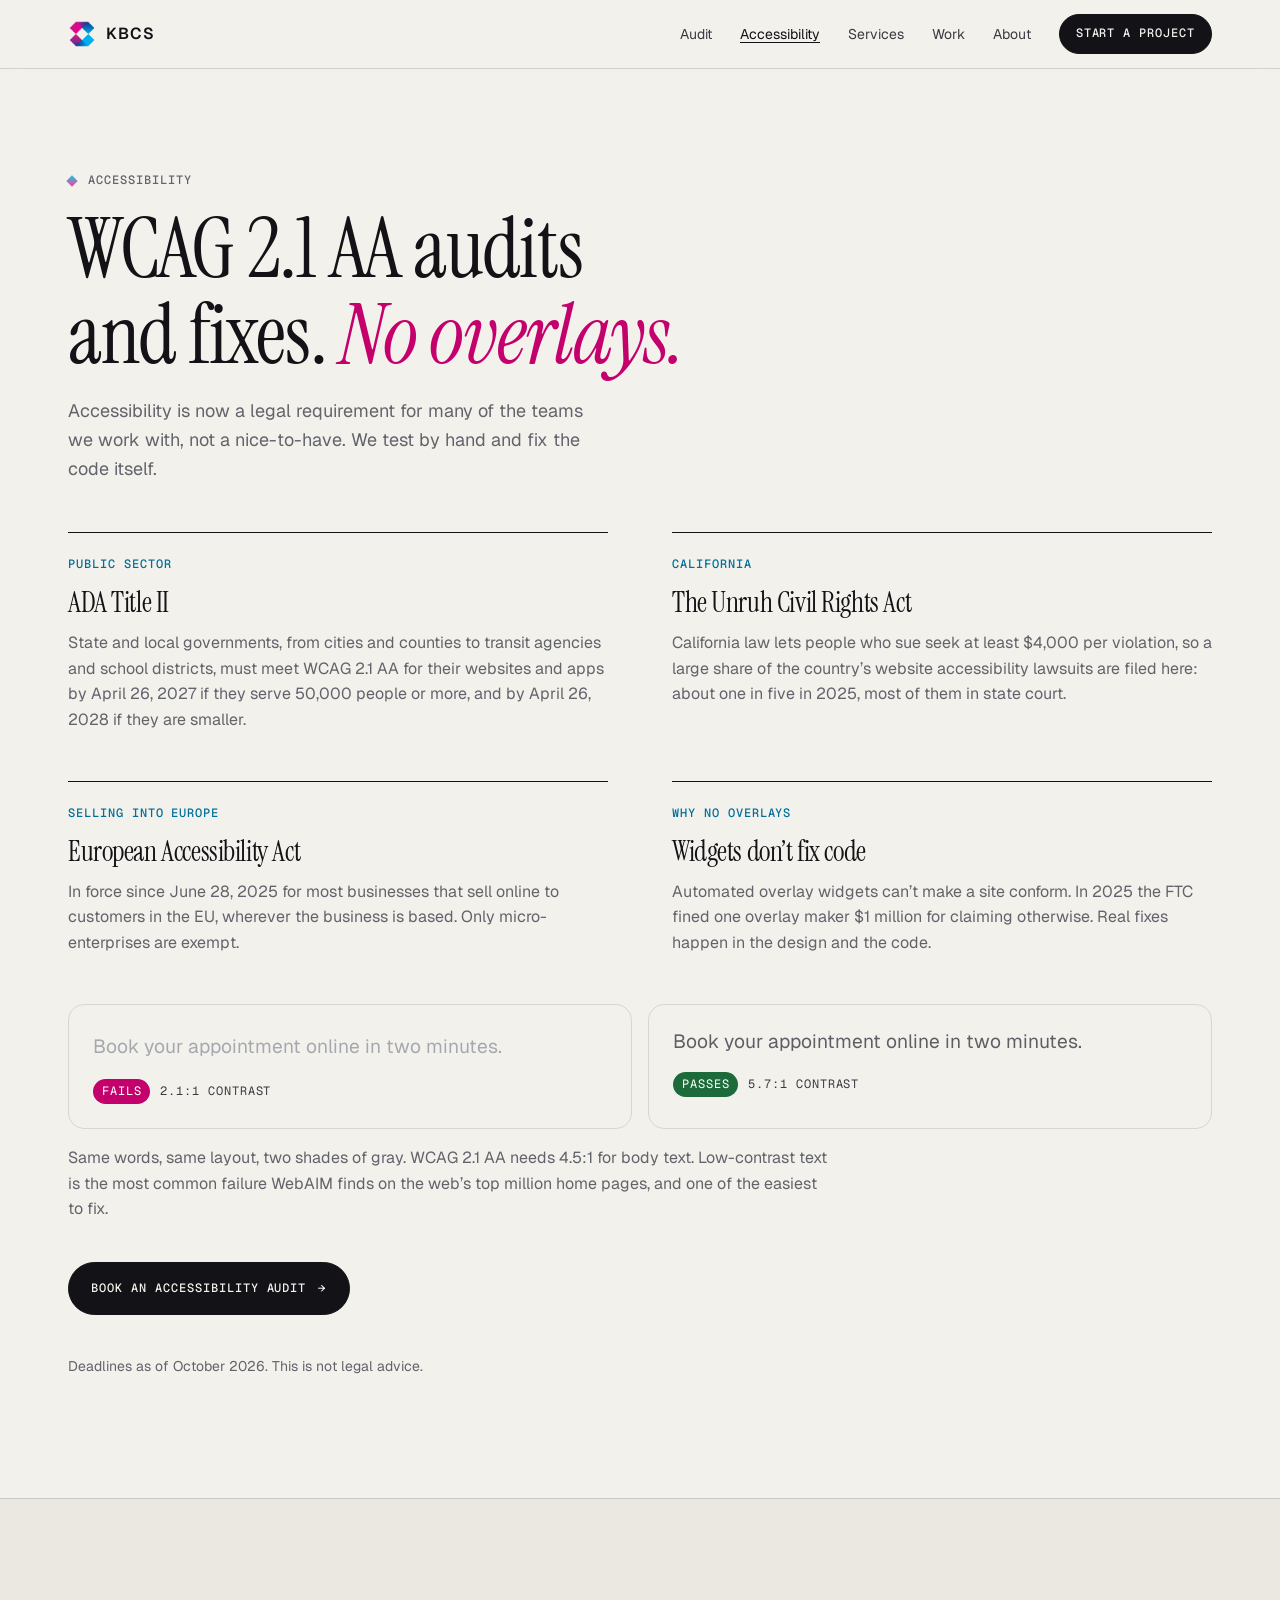
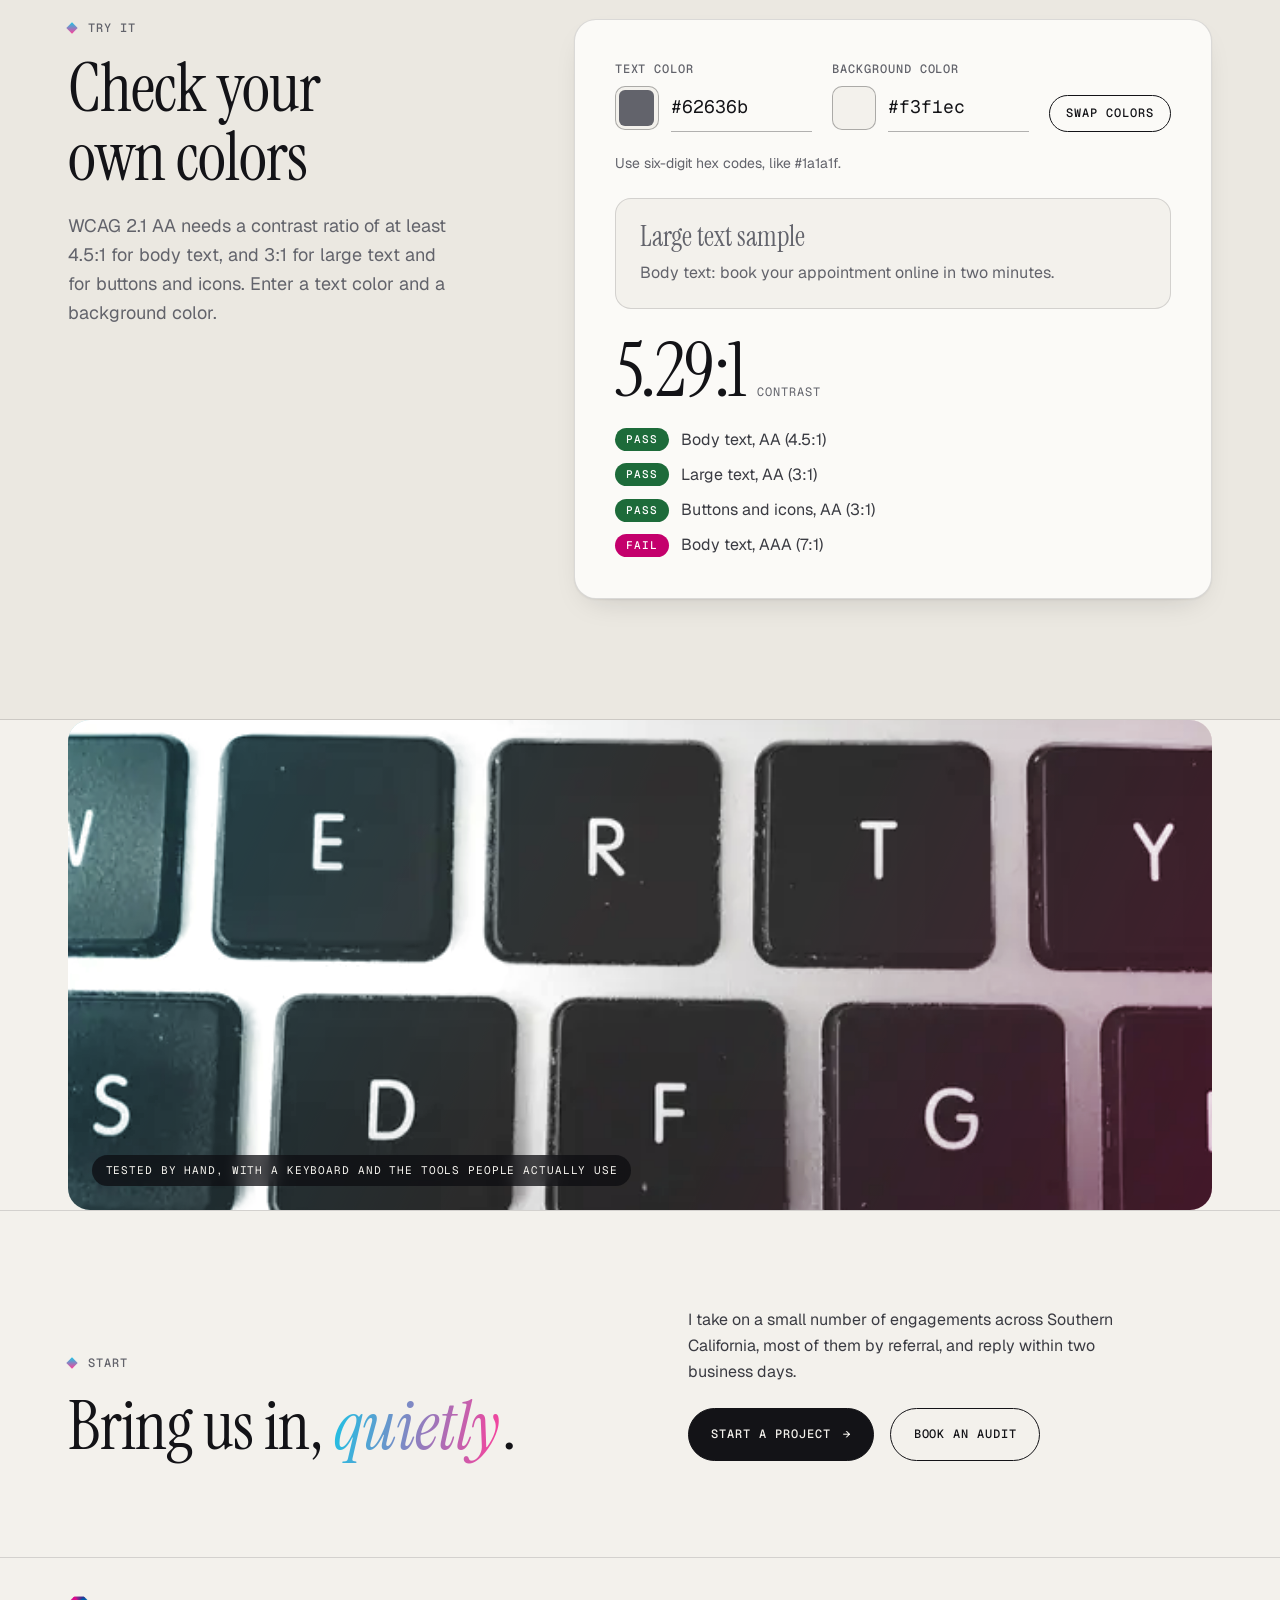
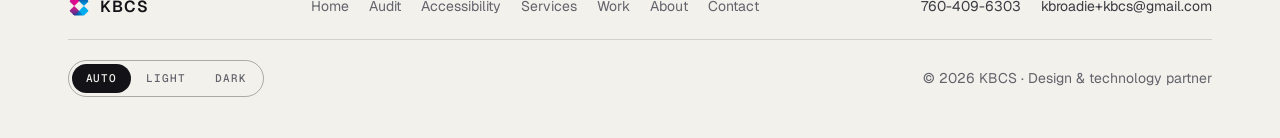
<file: accessibility.html>
<!DOCTYPE html>
<html lang="en">
<head>
<meta charset="UTF-8">
<meta name="viewport" content="width=device-width, initial-scale=1.0, viewport-fit=cover">
<title>Accessibility — KBCS</title>
<meta name="description" content="WCAG 2.1 AA accessibility audits and fixes, tested by hand. No overlays. ADA Title II, California’s Unruh Act, and the European Accessibility Act explained.">
<meta name="theme-color" content="#f3f1ec" media="(prefers-color-scheme: light)">
<meta name="theme-color" content="#0e0e12" media="(prefers-color-scheme: dark)">
<meta property="og:title" content="Accessibility — KBCS">
<meta property="og:description" content="WCAG 2.1 AA accessibility audits and fixes, tested by hand. No overlays. ADA Title II, California’s Unruh Act, and the European Accessibility Act explained.">
<meta property="og:type" content="website">
<meta property="og:url" content="https://kevinbroadie.com/accessibility.html">
<meta property="og:image" content="https://kevinbroadie.com/images/photos/wind-farm-wide.webp">
<!-- The GitHub Pages copy points search engines at the real domain -->
<link rel="canonical" href="https://kevinbroadie.com/accessibility.html">
<link rel="icon" type="image/png" href="images/logo.png">
<link rel="apple-touch-icon" href="images/icons/icon-180.png">
<link rel="manifest" href="manifest.webmanifest">
<link rel="preconnect" href="https://fonts.googleapis.com">
<link rel="preconnect" href="https://fonts.gstatic.com" crossorigin>
<link href="https://fonts.googleapis.com/css2?family=Geist:wght@400;500;600&family=Geist+Mono:wght@400;500&family=Instrument+Serif:ital@0;1&display=swap" rel="stylesheet">
<link rel="stylesheet" href="styles.css">
<script>(function(){var d=document.documentElement;d.classList.add('js');try{var t=localStorage.getItem('kbcs-theme');if(t==='light'||t==='dark')d.setAttribute('data-theme',t);}catch(e){}addEventListener('pagereveal',function(e){try{var s=sessionStorage.getItem('kbcs-swipe');sessionStorage.removeItem('kbcs-swipe');if(s&&e.viewTransition)e.viewTransition.types.add('swipe-'+s);}catch(x){}});})();</script>
</head>
<body>
<a class="skip" href="#main">Skip to content</a>

<header class="site-header">
  <div class="wrap bar">
    <a href="index.html" class="brand" aria-label="KBCS home">
      <img src="images/logo.png" alt="" width="28" height="28"><span>KBCS</span>
    </a>
    <nav class="nav" aria-label="Primary">
      <ul class="nav-links">
        <li><a href="audit.html">Audit</a></li>
        <li><a href="accessibility.html" aria-current="page">Accessibility</a></li>
        <li><a href="services.html">Services</a></li>
        <li><a href="work.html">Work</a></li>
        <li><a href="about.html">About</a></li>
      </ul>
      <a href="contact.html" class="btn btn-sm">Start a project</a>
    </nav>
  </div>
</header>

<main id="main">

  <section class="access" id="accessibility" aria-labelledby="access-title">
    <div class="wrap">
      <div class="sec-head">
        <p class="eyebrow reveal">Accessibility</p>
        <h1 id="access-title" class="page-title reveal">WCAG 2.1 AA audits and fixes. <em>No overlays.</em></h1>
        <p class="sec-lead reveal">Accessibility is now a legal requirement for many of the teams we work with, not a nice-to-have. We test by hand and fix the code itself.</p>
      </div>
      <ul class="access-grid access-grid-4">
        <li class="reveal">
          <p class="step-kicker">Public sector</p>
          <h3>ADA Title II</h3>
          <p>State and local governments, from cities and counties to transit agencies and school districts, must meet WCAG 2.1 AA for their websites and apps by April 26, 2027 if they serve 50,000 people or more, and by April 26, 2028 if they are smaller.</p>
        </li>
        <li class="reveal">
          <p class="step-kicker">California</p>
          <h3>The Unruh Civil Rights Act</h3>
          <p>California law lets people who sue seek at least $4,000 per violation, so a large share of the country’s website accessibility lawsuits are filed here: about one in five in 2025, most of them in state court.</p>
        </li>
        <li class="reveal">
          <p class="step-kicker">Selling into Europe</p>
          <h3>European Accessibility Act</h3>
          <p>In force since June 28, 2025 for most businesses that sell online to customers in the EU, wherever the business is based. Only micro-enterprises are exempt.</p>
        </li>
        <li class="reveal">
          <p class="step-kicker">Why no overlays</p>
          <h3>Widgets don’t fix code</h3>
          <p>Automated overlay widgets can’t make a site conform. In 2025 the FTC fined one overlay maker $1 million for claiming otherwise. Real fixes happen in the design and the code.</p>
        </li>
      </ul>
      <figure class="contrast-demo reveal">
        <div class="cd-pair">
          <div class="cd-sample cd-fail">
            <svg class="cd-text" viewBox="0 0 420 34" role="img" aria-label="Example of failing contrast: the same sentence in light gray, 2.1 to 1"><text x="0" y="24" fill="#a6a8b0" font-family="Geist, system-ui, sans-serif" font-size="19.2">Book your appointment online in two minutes.</text></svg>
            <p class="cd-meta"><span class="cd-badge">Fails</span> 2.1:1 contrast</p>
          </div>
          <div class="cd-sample cd-pass">
            <p class="cd-text">Book your appointment online in two minutes.</p>
            <p class="cd-meta"><span class="cd-badge">Passes</span> 5.7:1 contrast</p>
          </div>
        </div>
        <figcaption>Same words, same layout, two shades of gray. WCAG 2.1 AA needs 4.5:1 for body text. Low-contrast text is the most common failure WebAIM finds on the web’s top million home pages, and one of the easiest to fix.</figcaption>
      </figure>
      <p class="access-cta reveal"><a href="contact.html?interest=An+audit" class="btn">Book an accessibility audit <span class="arrow" aria-hidden="true">→</span></a></p>
      <p class="asof reveal">Deadlines as of October 2026. This is not legal advice.</p>
    </div>
  </section>

  <section class="tool" aria-labelledby="tool-title">
    <div class="wrap tool-grid">
      <div class="sec-head">
        <p class="eyebrow reveal">Try it</p>
        <h2 id="tool-title" class="reveal">Check your own colors</h2>
        <p class="sec-lead reveal">WCAG 2.1 AA needs a contrast ratio of at least 4.5:1 for body text, and 3:1 for large text and for buttons and icons. Enter a text color and a background color.</p>
      </div>
      <form class="cc reveal" id="cc" novalidate>
        <div class="cc-inputs">
          <div class="field">
            <label for="cc-fg">Text color</label>
            <div class="cc-pair"><input type="color" id="cc-fg-pick" value="#62636b" aria-label="Pick text color"><input id="cc-fg" name="fg" type="text" value="#62636b" inputmode="text" autocomplete="off" spellcheck="false" aria-describedby="cc-hint"></div>
          </div>
          <div class="field">
            <label for="cc-bg">Background color</label>
            <div class="cc-pair"><input type="color" id="cc-bg-pick" value="#f3f1ec" aria-label="Pick background color"><input id="cc-bg" name="bg" type="text" value="#f3f1ec" inputmode="text" autocomplete="off" spellcheck="false" aria-describedby="cc-hint"></div>
          </div>
          <button type="button" class="btn btn-ghost btn-sm" id="cc-swap">Swap colors</button>
          <p class="cc-hint" id="cc-hint">Use six-digit hex codes, like #1a1a1f.</p>
        </div>
        <div class="cc-preview" id="cc-preview" aria-hidden="true">
          <p class="cc-large">Large text sample</p>
          <p>Body text: book your appointment online in two minutes.</p>
        </div>
        <div class="cc-result">
          <p class="cc-ratio"><output id="cc-ratio" for="cc-fg cc-bg">5.29:1</output> <span>contrast</span></p>
          <ul class="cc-checks" id="cc-checks">
            <li data-min="4.5"><span class="cc-badge"></span> Body text, AA (4.5:1)</li>
            <li data-min="3"><span class="cc-badge"></span> Large text, AA (3:1)</li>
            <li data-min="3"><span class="cc-badge"></span> Buttons and icons, AA (3:1)</li>
            <li data-min="7"><span class="cc-badge"></span> Body text, AAA (7:1)</li>
          </ul>
          <p class="visually-hidden" id="cc-live" aria-live="polite"></p>
        </div>
      </form>
    </div>
  </section>

  <div class="wrap">
    <figure class="photo-band reveal">
      <picture><source media="(min-width: 640px)" srcset="images/photos/keyboard-wide.webp" width="1024" height="439"><img src="images/photos/keyboard-640.webp" alt="Close-up of keys on a computer keyboard" width="640" height="478" loading="lazy" decoding="async"></picture>
      <figcaption>Tested by hand, with a keyboard and the tools people actually use</figcaption>
    </figure>
  </div>

  <section class="cta-band" aria-labelledby="cta-title">
    <div class="wrap cta-grid">
      <div>
        <p class="eyebrow reveal">Start</p>
        <h2 id="cta-title" class="reveal">Bring us in, <em>quietly</em>.</h2>
      </div>
      <div class="cta-actions reveal">
        <p>I take on a small number of engagements across Southern California, most of them by referral, and reply within two business days.</p>
        <div class="cta-buttons">
          <a href="contact.html" class="btn">Start a project <span class="arrow" aria-hidden="true">→</span></a>
          <a href="contact.html?interest=An+audit" class="btn btn-ghost">Book an audit</a>
        </div>
      </div>
    </div>
  </section>

</main>

<footer class="site-footer">
  <div class="wrap foot">
    <a href="index.html" class="brand">
      <img src="images/logo.png" alt="" width="22" height="22"><span>KBCS</span>
    </a>
    <nav class="foot-nav" aria-label="Site">
      <a href="index.html">Home</a>
      <a href="audit.html">Audit</a>
      <a href="accessibility.html">Accessibility</a>
      <a href="services.html">Services</a>
      <a href="work.html">Work</a>
      <a href="about.html">About</a>
      <a href="contact.html">Contact</a>
    </nav>
    <p class="foot-contact"><a href="tel:+17604096303">760-409-6303</a><a href="mailto:kbroadie+kbcs@gmail.com">kbroadie+kbcs@gmail.com</a></p>
    <div class="foot-end">
      <div class="theme-control" role="group" aria-label="Color theme">
        <button type="button" data-theme-choice="auto" aria-pressed="true">Auto</button>
        <button type="button" data-theme-choice="light" aria-pressed="false">Light</button>
        <button type="button" data-theme-choice="dark" aria-pressed="false">Dark</button>
      </div>
      <span>© <span id="yr">2026</span> KBCS · Design &amp; technology partner</span>
    </div>
  </div>
</footer>

<nav class="tabbar" aria-label="Sections">
  <a href="index.html"><svg class="tab-icon" viewBox="0 0 24 24" aria-hidden="true" focusable="false"><path d="M3 10.5 12 3l9 7.5V20a1 1 0 0 1-1 1h-5v-6H9v6H4a1 1 0 0 1-1-1z"/></svg><span>Home</span></a>
  <a href="services.html"><svg class="tab-icon" viewBox="0 0 24 24" aria-hidden="true" focusable="false"><rect x="3.5" y="3.5" width="7" height="7" rx="1.6"/><rect x="13.5" y="3.5" width="7" height="7" rx="1.6"/><rect x="3.5" y="13.5" width="7" height="7" rx="1.6"/><rect x="13.5" y="13.5" width="7" height="7" rx="1.6"/></svg><span>Services</span></a>
  <a href="audit.html"><svg class="tab-icon" viewBox="0 0 24 24" aria-hidden="true" focusable="false"><circle cx="10.5" cy="10.5" r="6.5"/><path d="m20 20-4.6-4.6"/><path d="m7.6 10.6 2 2 3.8-3.8"/></svg><span>Audit</span></a>
  <a href="work.html"><svg class="tab-icon" viewBox="0 0 24 24" aria-hidden="true" focusable="false"><rect x="3" y="4" width="18" height="16" rx="2.2"/><circle cx="9" cy="10" r="1.8"/><path d="m21 15.5-4.8-4.8L7 20"/></svg><span>Work</span></a>
  <button type="button" class="tab-more" aria-haspopup="dialog" aria-controls="more-sheet" data-current="true"><svg class="tab-icon" viewBox="0 0 24 24" aria-hidden="true" focusable="false"><circle cx="5" cy="12" r="1.5"/><circle cx="12" cy="12" r="1.5"/><circle cx="19" cy="12" r="1.5"/></svg><span>More</span></button>
</nav>

<dialog class="sheet" id="more-sheet" aria-labelledby="more-title">
  <div class="sheet-inner">
    <div class="sheet-handle" aria-hidden="true"></div>
    <div class="sheet-head">
      <h2 id="more-title">More</h2>
      <button type="button" class="sheet-close" data-close aria-label="Close">
        <svg viewBox="0 0 24 24" aria-hidden="true" focusable="false"><path d="M6 6l12 12M18 6 6 18"/></svg>
      </button>
    </div>
    <ul class="sheet-links">
      <li><a href="accessibility.html" aria-current="page"><span>Accessibility</span><small>WCAG 2.1 AA audits, deadlines, contrast checker</small></a></li>
      <li><a href="about.html"><span>About</span><small>Kevin Broadie and how we work</small></a></li>
      <li><a href="contact.html"><span>Contact</span><small>Start a project or book an audit</small></a></li>
    </ul>
    <div class="sheet-actions">
      <a class="btn btn-ghost" href="tel:+17604096303">Call 760-409-6303</a>
      <a class="btn btn-ghost" href="mailto:kbroadie+kbcs@gmail.com">Email Kevin</a>
    </div>
    <p class="sheet-label">Theme</p>
    <div class="theme-control" role="group" aria-label="Color theme">
        <button type="button" data-theme-choice="auto" aria-pressed="true">Auto</button>
        <button type="button" data-theme-choice="light" aria-pressed="false">Light</button>
        <button type="button" data-theme-choice="dark" aria-pressed="false">Dark</button>
      </div>
  </div>
</dialog>

<script src="script.js"></script>
</body>
</html>
</file>
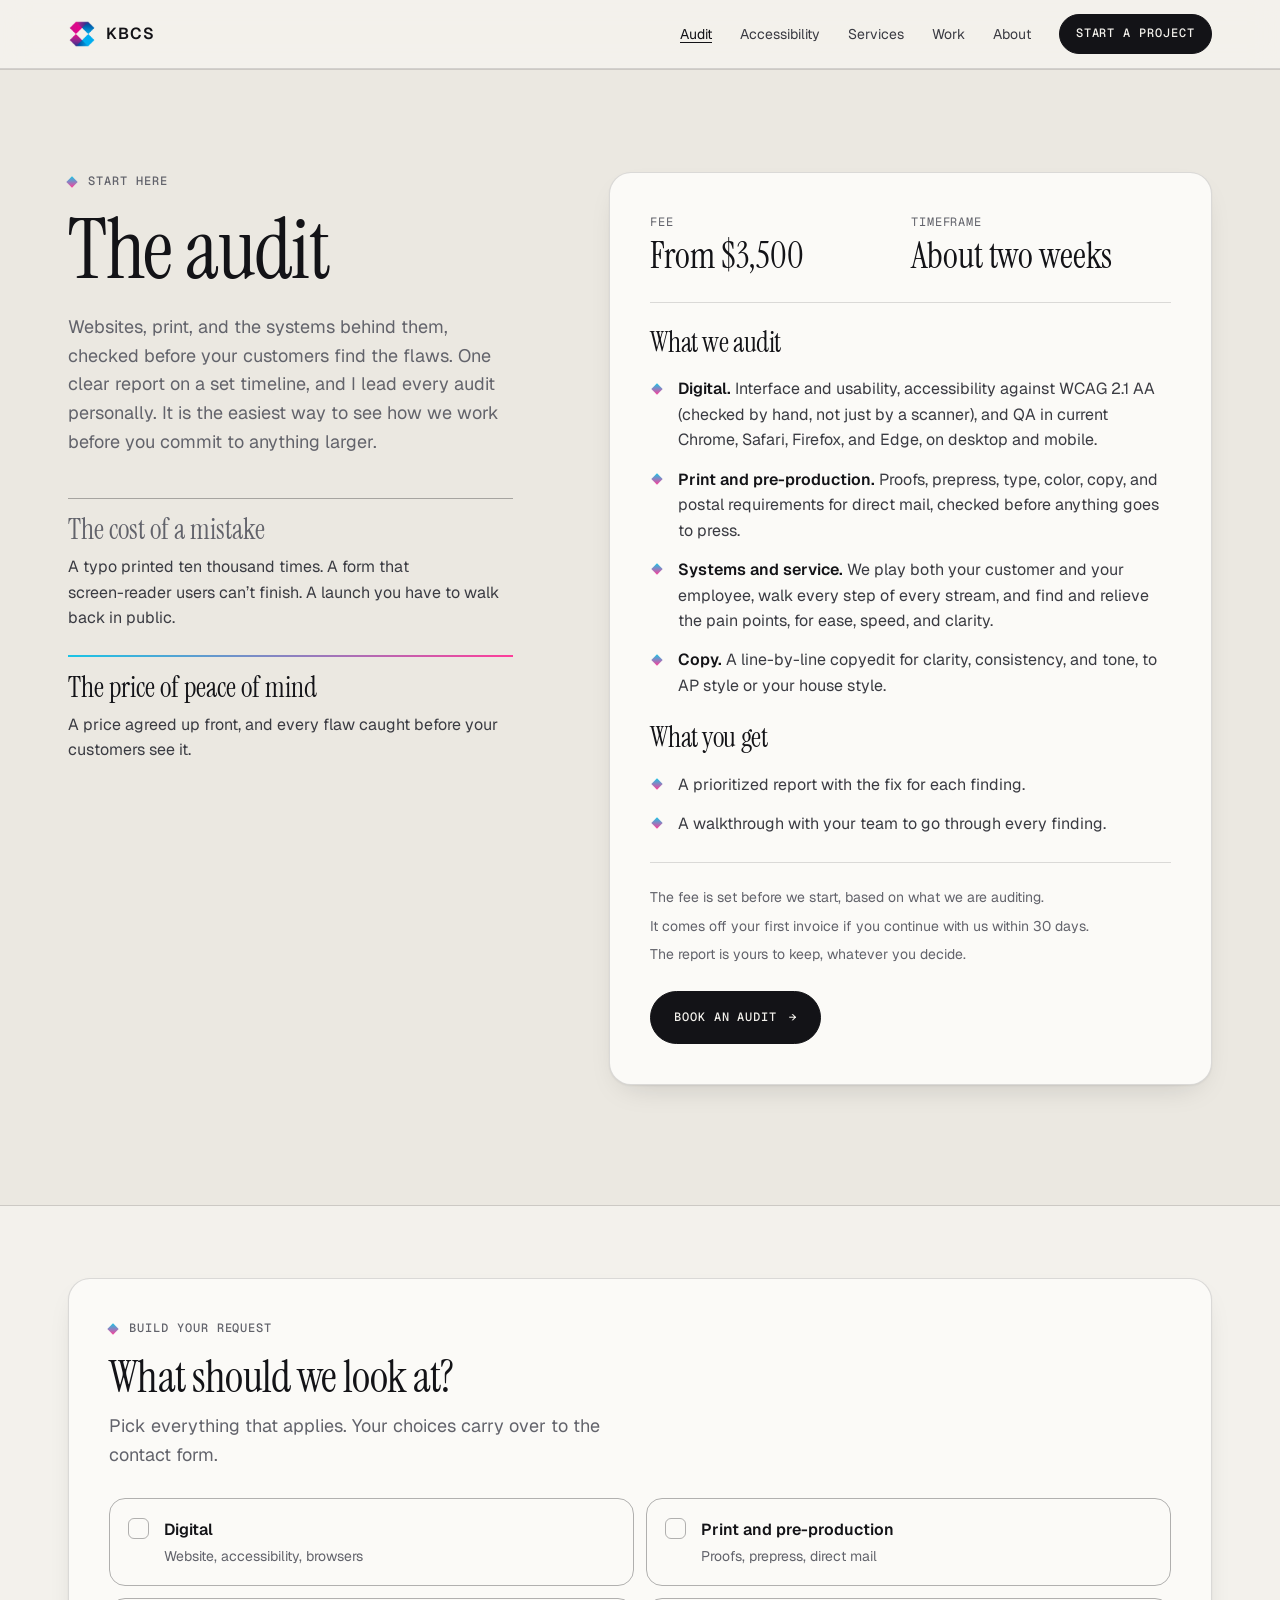
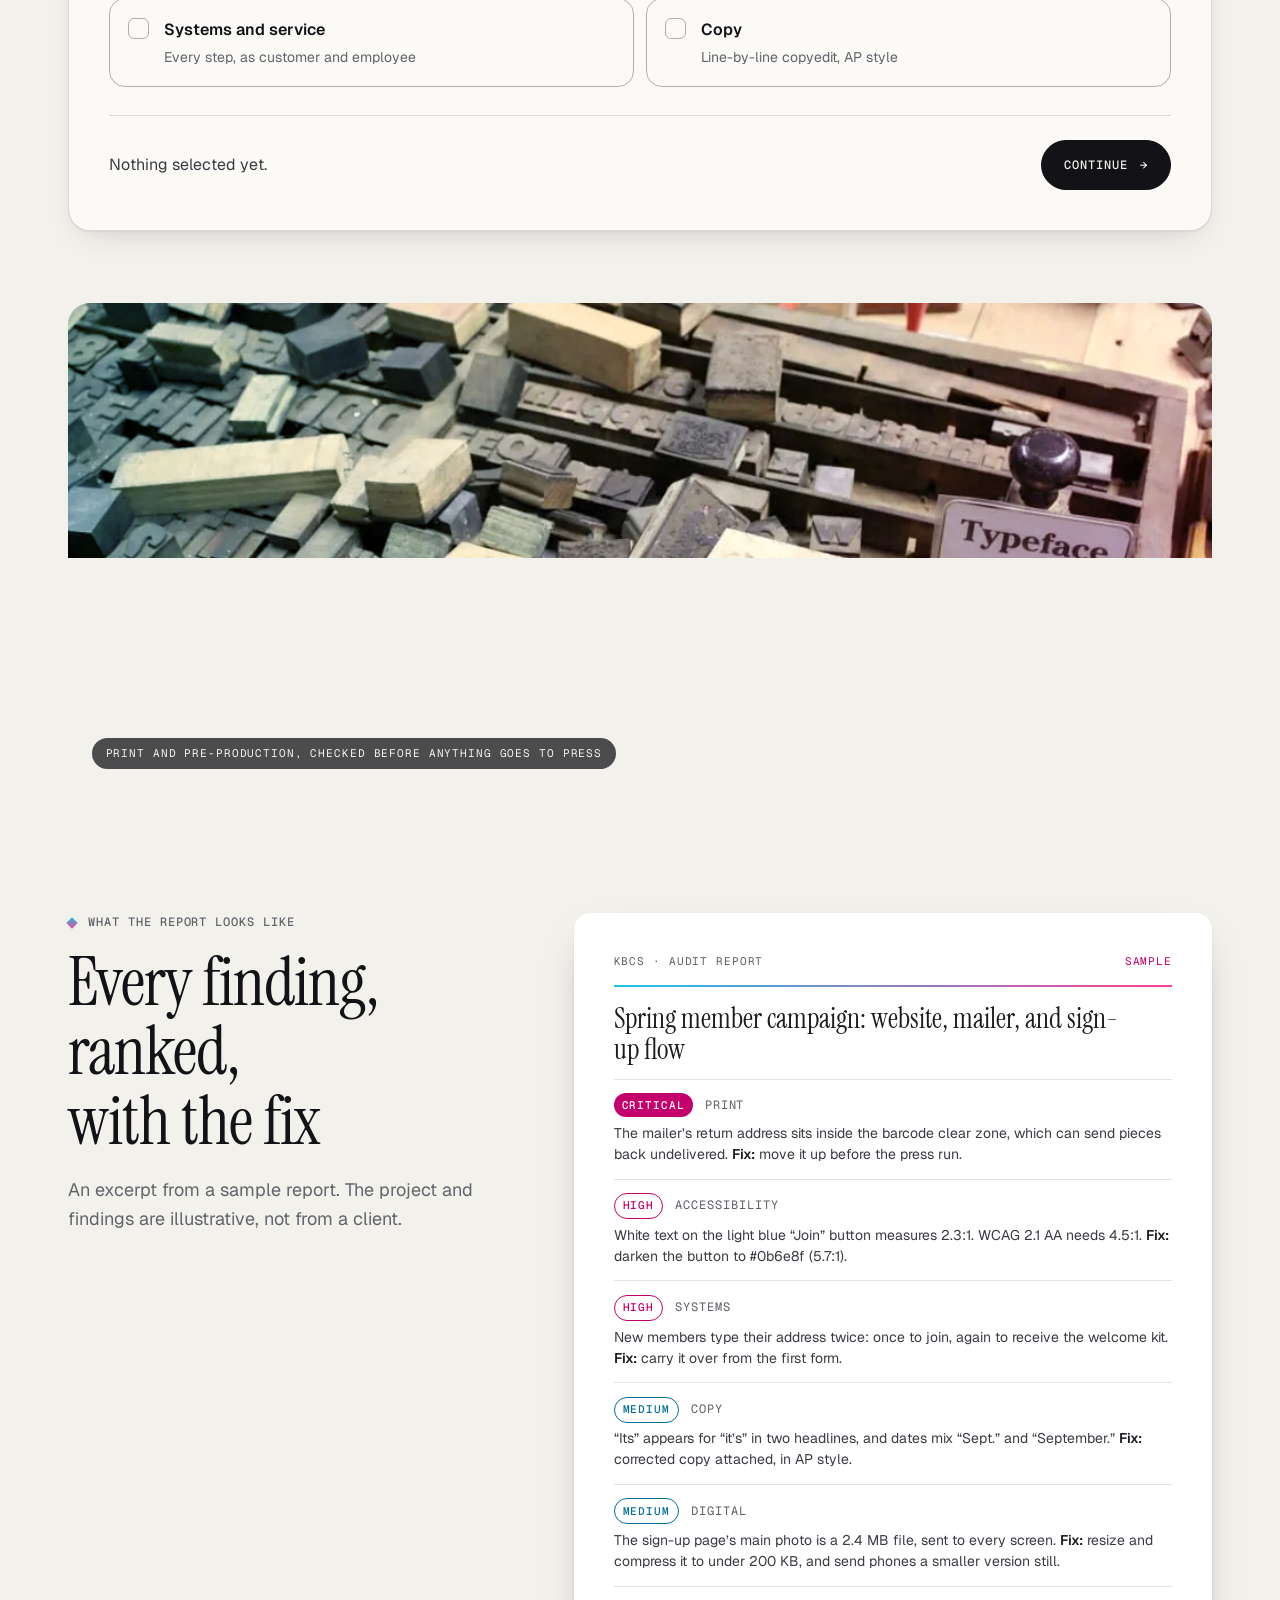
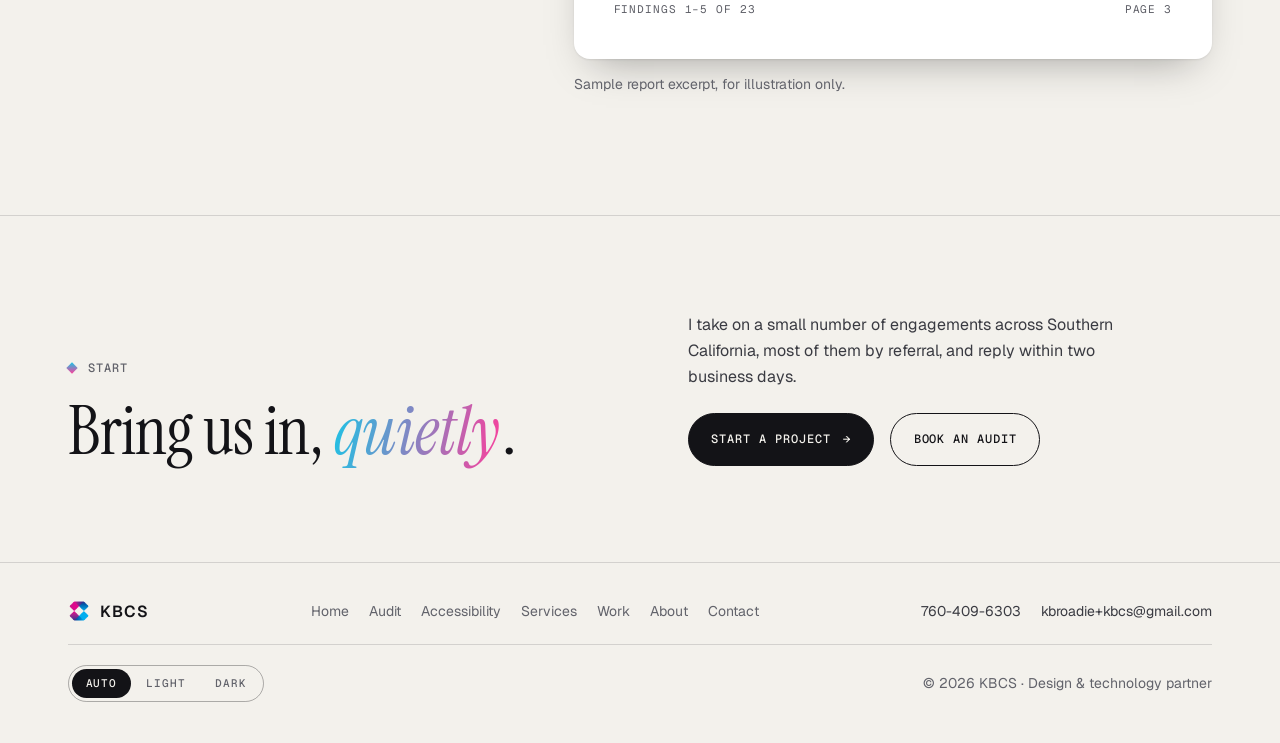
<file: audit.html>
<!DOCTYPE html>
<html lang="en">
<head>
<meta charset="UTF-8">
<meta name="viewport" content="width=device-width, initial-scale=1.0, viewport-fit=cover">
<title>The audit — KBCS</title>
<meta name="description" content="Fixed-fee audits of websites, print and pre-production, and the systems behind them, plus a line-by-line copyedit. One clear report, from $3,500.">
<meta name="theme-color" content="#f3f1ec" media="(prefers-color-scheme: light)">
<meta name="theme-color" content="#0e0e12" media="(prefers-color-scheme: dark)">
<meta property="og:title" content="The audit — KBCS">
<meta property="og:description" content="Fixed-fee audits of websites, print and pre-production, and the systems behind them, plus a line-by-line copyedit. One clear report, from $3,500.">
<meta property="og:type" content="website">
<meta property="og:url" content="https://kevinbroadie.com/audit.html">
<meta property="og:image" content="https://kevinbroadie.com/images/photos/wind-farm-wide.webp">
<!-- The GitHub Pages copy points search engines at the real domain -->
<link rel="canonical" href="https://kevinbroadie.com/audit.html">
<link rel="icon" type="image/png" href="images/logo.png">
<link rel="apple-touch-icon" href="images/icons/icon-180.png">
<link rel="manifest" href="manifest.webmanifest">
<link rel="preconnect" href="https://fonts.googleapis.com">
<link rel="preconnect" href="https://fonts.gstatic.com" crossorigin>
<link href="https://fonts.googleapis.com/css2?family=Geist:wght@400;500;600&family=Geist+Mono:wght@400;500&family=Instrument+Serif:ital@0;1&display=swap" rel="stylesheet">
<link rel="stylesheet" href="styles.css">
<script>(function(){var d=document.documentElement;d.classList.add('js');try{var t=localStorage.getItem('kbcs-theme');if(t==='light'||t==='dark')d.setAttribute('data-theme',t);}catch(e){}addEventListener('pagereveal',function(e){try{var s=sessionStorage.getItem('kbcs-swipe');sessionStorage.removeItem('kbcs-swipe');if(s&&e.viewTransition)e.viewTransition.types.add('swipe-'+s);}catch(x){}});})();</script>
</head>
<body>
<a class="skip" href="#main">Skip to content</a>

<header class="site-header">
  <div class="wrap bar">
    <a href="index.html" class="brand" aria-label="KBCS home">
      <img src="images/logo.png" alt="" width="28" height="28"><span>KBCS</span>
    </a>
    <nav class="nav" aria-label="Primary">
      <ul class="nav-links">
        <li><a href="audit.html" aria-current="page">Audit</a></li>
        <li><a href="accessibility.html">Accessibility</a></li>
        <li><a href="services.html">Services</a></li>
        <li><a href="work.html">Work</a></li>
        <li><a href="about.html">About</a></li>
      </ul>
      <a href="contact.html" class="btn btn-sm">Start a project</a>
    </nav>
  </div>
</header>

<main id="main">

  <section class="offer" id="audits" aria-labelledby="offer-title">
    <div class="wrap offer-grid">
      <div class="sec-head">
        <p class="eyebrow reveal">Start here</p>
        <h1 id="offer-title" class="page-title reveal">The audit</h1>
        <p class="sec-lead reveal">Websites, print, and the systems behind them, checked before your customers find the flaws. One clear report on a set timeline, and I lead every audit personally. It is the easiest way to see how we work before you commit to anything larger.</p>
        <div class="ledger reveal">
          <div class="ledger-cost">
            <p class="ledger-label">The cost of a mistake</p>
            <p>A typo printed ten thousand times. A form that <span class="nowrap">screen-reader</span> users can’t finish. A launch you have to walk back in public.</p>
          </div>
          <div class="ledger-price">
            <p class="ledger-label">The price of peace of mind</p>
            <p>A price agreed up front, and every flaw caught before your customers see it.</p>
          </div>
        </div>
      </div>

      <div class="offer-card reveal">
        <dl class="offer-terms">
          <div><dt>Fee</dt><dd>From $3,500</dd></div>
          <div><dt>Timeframe</dt><dd>About two weeks</dd></div>
        </dl>
        <h3>What we audit</h3>
        <ul class="checklist">
          <li><strong>Digital.</strong> Interface and usability, accessibility against WCAG 2.1 AA (checked by hand, not just by a scanner), and QA in current Chrome, Safari, Firefox, and Edge, on desktop and mobile.</li>
          <li><strong>Print and pre-production.</strong> Proofs, prepress, type, color, copy, and postal requirements for direct mail, checked before anything goes to press.</li>
          <li><strong>Systems and service.</strong> We play both your customer and your employee, walk every step of every stream, and find and relieve the pain points, for ease, speed, and clarity.</li>
          <li><strong>Copy.</strong> A line-by-line copyedit for clarity, consistency, and tone, to AP style or your house style.</li>
        </ul>
        <h3>What you get</h3>
        <ul class="checklist">
          <li>A prioritized report with the fix for each finding.</li>
          <li>A walkthrough with your team to go through every finding.</li>
        </ul>
        <ul class="fineprint">
          <li>The fee is set before we start, based on what we are auditing.</li>
          <li>It comes off your first invoice if you continue with us within 30 days.</li>
          <li>The report is yours to keep, whatever you decide.</li>
        </ul>
        <a href="contact.html?interest=An+audit" class="btn">Book an audit <span class="arrow" aria-hidden="true">→</span></a>
      </div>
    </div>
  </section>

  <section class="builder" aria-labelledby="builder-title">
    <div class="wrap">
      <form class="builder-card reveal" action="contact.html" method="get">
        <input type="hidden" name="interest" value="An audit">
        <div class="builder-head">
          <p class="eyebrow">Build your request</p>
          <h2 id="builder-title">What should we look at?</h2>
          <p class="sec-lead">Pick everything that applies. Your choices carry over to the contact form.</p>
        </div>
        <fieldset class="toggle-group">
          <legend class="visually-hidden">Areas to audit</legend>
          <label class="toggle"><input type="checkbox" name="scope" value="Digital"><span class="toggle-body"><strong>Digital</strong><small>Website, accessibility, browsers</small></span></label>
          <label class="toggle"><input type="checkbox" name="scope" value="Print and pre-production"><span class="toggle-body"><strong>Print and pre-production</strong><small>Proofs, prepress, direct mail</small></span></label>
          <label class="toggle"><input type="checkbox" name="scope" value="Systems and service"><span class="toggle-body"><strong>Systems and service</strong><small>Every step, as customer and employee</small></span></label>
          <label class="toggle"><input type="checkbox" name="scope" value="Copy"><span class="toggle-body"><strong>Copy</strong><small>Line-by-line copyedit, AP style</small></span></label>
        </fieldset>
        <div class="builder-foot">
          <p class="builder-summary" id="builder-summary" aria-live="polite">Nothing selected yet.</p>
          <button type="submit" class="btn">Continue <span class="arrow" aria-hidden="true">→</span></button>
        </div>
      </form>
    </div>
  </section>

  <div class="wrap">
    <figure class="photo-band reveal">
      <picture><source media="(min-width: 640px)" srcset="images/photos/type-case-wide.webp" width="1000" height="429"><img src="images/photos/type-case-640.webp" alt="A printer’s case of wooden and metal type" width="640" height="427" loading="lazy" decoding="async"></picture>
      <figcaption>Print and pre-production, checked before anything goes to press</figcaption>
    </figure>
  </div>

  <section class="sample" aria-labelledby="sample-title">
    <div class="wrap sample-grid">
      <div class="sec-head">
        <p class="eyebrow reveal">What the report looks like</p>
        <h2 id="sample-title" class="reveal">Every finding, ranked, with the fix</h2>
        <p class="sec-lead reveal">An excerpt from a sample report. The project and findings are illustrative, not from a client.</p>
      </div>
      <figure class="report reveal">
        <div class="report-page">
          <div class="report-head"><span>KBCS · Audit report</span><span class="report-tag">Sample</span></div>
          <p class="report-title">Spring member campaign: website, mailer, and sign-up flow</p>
          <ol class="findings">
            <li><span class="sev sev-1">Critical</span><span class="area">Print</span><p>The mailer’s return address sits inside the barcode clear zone, which can send pieces back undelivered. <b>Fix:</b> move it up before the press run.</p></li>
            <li><span class="sev sev-2">High</span><span class="area">Accessibility</span><p>White text on the light blue “Join” button measures 2.3:1. WCAG 2.1 AA needs 4.5:1. <b>Fix:</b> darken the button to #0b6e8f (5.7:1).</p></li>
            <li><span class="sev sev-2">High</span><span class="area">Systems</span><p>New members type their address twice: once to join, again to receive the welcome kit. <b>Fix:</b> carry it over from the first form.</p></li>
            <li><span class="sev sev-3">Medium</span><span class="area">Copy</span><p>“Its” appears for “it’s” in two headlines, and dates mix “Sept.” and “September.” <b>Fix:</b> corrected copy attached, in AP style.</p></li>
            <li><span class="sev sev-3">Medium</span><span class="area">Digital</span><p>The sign-up page’s main photo is a 2.4 MB file, sent to every screen. <b>Fix:</b> resize and compress it to under 200 KB, and send phones a smaller version still.</p></li>
          </ol>
          <div class="report-foot"><span>Findings 1–5 of 23</span><span>Page 3</span></div>
        </div>
        <figcaption>Sample report excerpt, for illustration only.</figcaption>
      </figure>
    </div>
  </section>

  <section class="cta-band" aria-labelledby="cta-title">
    <div class="wrap cta-grid">
      <div>
        <p class="eyebrow reveal">Start</p>
        <h2 id="cta-title" class="reveal">Bring us in, <em>quietly</em>.</h2>
      </div>
      <div class="cta-actions reveal">
        <p>I take on a small number of engagements across Southern California, most of them by referral, and reply within two business days.</p>
        <div class="cta-buttons">
          <a href="contact.html" class="btn">Start a project <span class="arrow" aria-hidden="true">→</span></a>
          <a href="contact.html?interest=An+audit" class="btn btn-ghost">Book an audit</a>
        </div>
      </div>
    </div>
  </section>

</main>

<footer class="site-footer">
  <div class="wrap foot">
    <a href="index.html" class="brand">
      <img src="images/logo.png" alt="" width="22" height="22"><span>KBCS</span>
    </a>
    <nav class="foot-nav" aria-label="Site">
      <a href="index.html">Home</a>
      <a href="audit.html">Audit</a>
      <a href="accessibility.html">Accessibility</a>
      <a href="services.html">Services</a>
      <a href="work.html">Work</a>
      <a href="about.html">About</a>
      <a href="contact.html">Contact</a>
    </nav>
    <p class="foot-contact"><a href="tel:+17604096303">760-409-6303</a><a href="mailto:kbroadie+kbcs@gmail.com">kbroadie+kbcs@gmail.com</a></p>
    <div class="foot-end">
      <div class="theme-control" role="group" aria-label="Color theme">
        <button type="button" data-theme-choice="auto" aria-pressed="true">Auto</button>
        <button type="button" data-theme-choice="light" aria-pressed="false">Light</button>
        <button type="button" data-theme-choice="dark" aria-pressed="false">Dark</button>
      </div>
      <span>© <span id="yr">2026</span> KBCS · Design &amp; technology partner</span>
    </div>
  </div>
</footer>

<nav class="tabbar" aria-label="Sections">
  <a href="index.html"><svg class="tab-icon" viewBox="0 0 24 24" aria-hidden="true" focusable="false"><path d="M3 10.5 12 3l9 7.5V20a1 1 0 0 1-1 1h-5v-6H9v6H4a1 1 0 0 1-1-1z"/></svg><span>Home</span></a>
  <a href="services.html"><svg class="tab-icon" viewBox="0 0 24 24" aria-hidden="true" focusable="false"><rect x="3.5" y="3.5" width="7" height="7" rx="1.6"/><rect x="13.5" y="3.5" width="7" height="7" rx="1.6"/><rect x="3.5" y="13.5" width="7" height="7" rx="1.6"/><rect x="13.5" y="13.5" width="7" height="7" rx="1.6"/></svg><span>Services</span></a>
  <a href="audit.html" aria-current="page"><svg class="tab-icon" viewBox="0 0 24 24" aria-hidden="true" focusable="false"><circle cx="10.5" cy="10.5" r="6.5"/><path d="m20 20-4.6-4.6"/><path d="m7.6 10.6 2 2 3.8-3.8"/></svg><span>Audit</span></a>
  <a href="work.html"><svg class="tab-icon" viewBox="0 0 24 24" aria-hidden="true" focusable="false"><rect x="3" y="4" width="18" height="16" rx="2.2"/><circle cx="9" cy="10" r="1.8"/><path d="m21 15.5-4.8-4.8L7 20"/></svg><span>Work</span></a>
  <button type="button" class="tab-more" aria-haspopup="dialog" aria-controls="more-sheet"><svg class="tab-icon" viewBox="0 0 24 24" aria-hidden="true" focusable="false"><circle cx="5" cy="12" r="1.5"/><circle cx="12" cy="12" r="1.5"/><circle cx="19" cy="12" r="1.5"/></svg><span>More</span></button>
</nav>

<dialog class="sheet" id="more-sheet" aria-labelledby="more-title">
  <div class="sheet-inner">
    <div class="sheet-handle" aria-hidden="true"></div>
    <div class="sheet-head">
      <h2 id="more-title">More</h2>
      <button type="button" class="sheet-close" data-close aria-label="Close">
        <svg viewBox="0 0 24 24" aria-hidden="true" focusable="false"><path d="M6 6l12 12M18 6 6 18"/></svg>
      </button>
    </div>
    <ul class="sheet-links">
      <li><a href="accessibility.html"><span>Accessibility</span><small>WCAG 2.1 AA audits, deadlines, contrast checker</small></a></li>
      <li><a href="about.html"><span>About</span><small>Kevin Broadie and how we work</small></a></li>
      <li><a href="contact.html"><span>Contact</span><small>Start a project or book an audit</small></a></li>
    </ul>
    <div class="sheet-actions">
      <a class="btn btn-ghost" href="tel:+17604096303">Call 760-409-6303</a>
      <a class="btn btn-ghost" href="mailto:kbroadie+kbcs@gmail.com">Email Kevin</a>
    </div>
    <p class="sheet-label">Theme</p>
    <div class="theme-control" role="group" aria-label="Color theme">
        <button type="button" data-theme-choice="auto" aria-pressed="true">Auto</button>
        <button type="button" data-theme-choice="light" aria-pressed="false">Light</button>
        <button type="button" data-theme-choice="dark" aria-pressed="false">Dark</button>
      </div>
  </div>
</dialog>

<script src="script.js"></script>
</body>
</html>
</file>
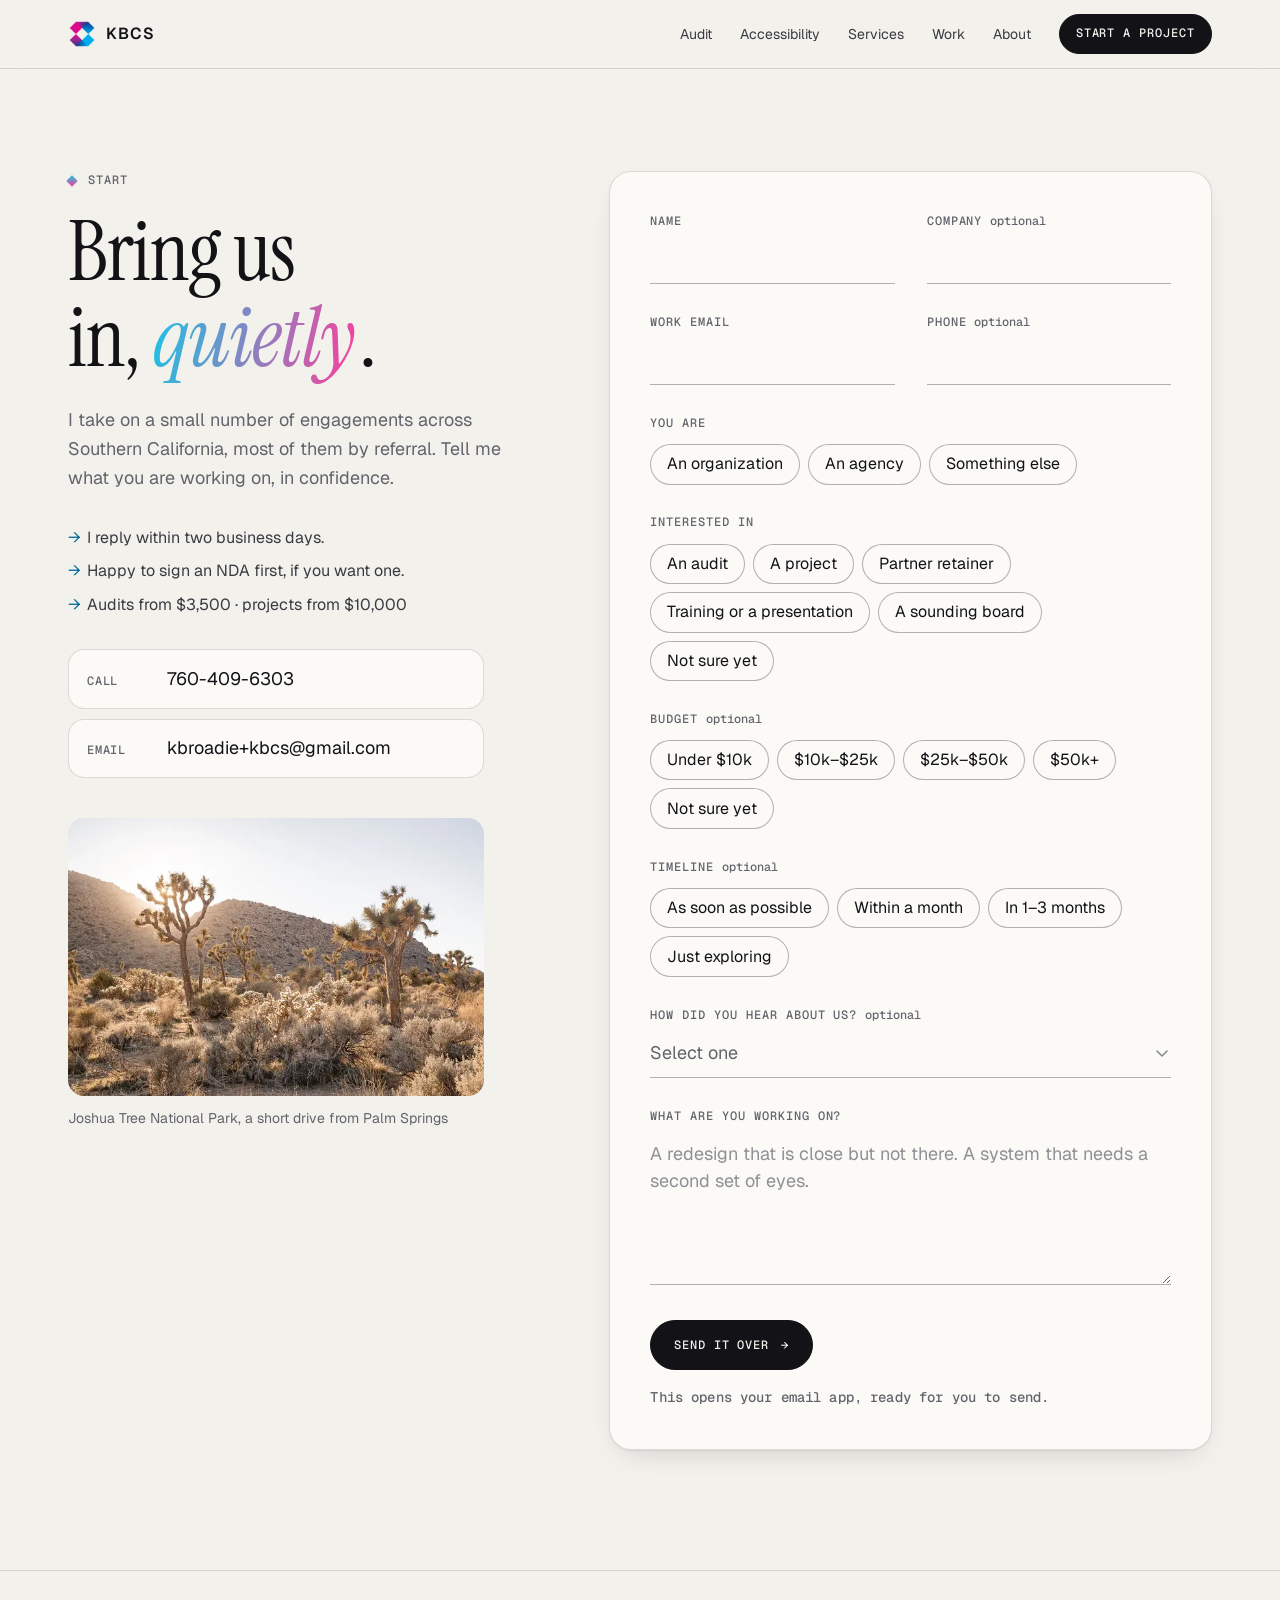
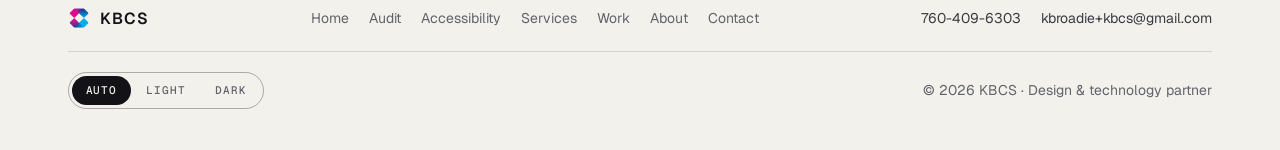
<file: contact.html>
<!DOCTYPE html>
<html lang="en">
<head>
<meta charset="UTF-8">
<meta name="viewport" content="width=device-width, initial-scale=1.0, viewport-fit=cover">
<title>Start a project — KBCS</title>
<meta name="description" content="Tell me what you are working on, in confidence. Based in Palm Springs, working across Southern California. I reply within two business days.">
<meta name="theme-color" content="#f3f1ec" media="(prefers-color-scheme: light)">
<meta name="theme-color" content="#0e0e12" media="(prefers-color-scheme: dark)">
<meta property="og:title" content="Start a project — KBCS">
<meta property="og:description" content="Tell me what you are working on, in confidence. Based in Palm Springs, working across Southern California. I reply within two business days.">
<meta property="og:type" content="website">
<meta property="og:url" content="https://kevinbroadie.com/contact.html">
<meta property="og:image" content="https://kevinbroadie.com/images/photos/wind-farm-wide.webp">
<!-- The GitHub Pages copy points search engines at the real domain -->
<link rel="canonical" href="https://kevinbroadie.com/contact.html">
<link rel="icon" type="image/png" href="images/logo.png">
<link rel="apple-touch-icon" href="images/icons/icon-180.png">
<link rel="manifest" href="manifest.webmanifest">
<link rel="preconnect" href="https://fonts.googleapis.com">
<link rel="preconnect" href="https://fonts.gstatic.com" crossorigin>
<link href="https://fonts.googleapis.com/css2?family=Geist:wght@400;500;600&family=Geist+Mono:wght@400;500&family=Instrument+Serif:ital@0;1&display=swap" rel="stylesheet">
<link rel="stylesheet" href="styles.css">
<script>(function(){var d=document.documentElement;d.classList.add('js');try{var t=localStorage.getItem('kbcs-theme');if(t==='light'||t==='dark')d.setAttribute('data-theme',t);}catch(e){}addEventListener('pagereveal',function(e){try{var s=sessionStorage.getItem('kbcs-swipe');sessionStorage.removeItem('kbcs-swipe');if(s&&e.viewTransition)e.viewTransition.types.add('swipe-'+s);}catch(x){}});})();</script>
</head>
<body>
<a class="skip" href="#main">Skip to content</a>

<header class="site-header">
  <div class="wrap bar">
    <a href="index.html" class="brand" aria-label="KBCS home">
      <img src="images/logo.png" alt="" width="28" height="28"><span>KBCS</span>
    </a>
    <nav class="nav" aria-label="Primary">
      <ul class="nav-links">
        <li><a href="audit.html">Audit</a></li>
        <li><a href="accessibility.html">Accessibility</a></li>
        <li><a href="services.html">Services</a></li>
        <li><a href="work.html">Work</a></li>
        <li><a href="about.html">About</a></li>
      </ul>
      <a href="contact.html" class="btn btn-sm" aria-current="page">Start a project</a>
    </nav>
  </div>
</header>

<main id="main">

  <section class="contact" id="contact" aria-labelledby="contact-title">
    <div class="wrap contact-grid">
      <div class="contact-intro">
        <p class="eyebrow reveal">Start</p>
        <h1 id="contact-title" class="page-title reveal">Bring us in, <em>quietly</em>.</h1>
        <p class="sec-lead reveal">I take on a small number of engagements across Southern California, most of them by referral. Tell me what you are working on, in confidence.</p>
        <ul class="promise reveal">
          <li>I reply within two business days.</li>
          <li>Happy to sign an NDA first, if you want one.</li>
          <li>Audits from $3,500 · projects from $10,000</li>
        </ul>
        <ul class="direct reveal" aria-label="Reach Kevin directly">
          <li><a href="tel:+17604096303"><span class="direct-label">Call</span><span class="direct-value">760-409-6303</span></a></li>
          <li><a href="mailto:kbroadie+kbcs@gmail.com"><span class="direct-label">Email</span><span class="direct-value">kbroadie+kbcs@gmail.com</span></a></li>
        </ul>
        <figure class="contact-photo reveal">
          <img src="images/photos/joshua-tree-1024.webp" srcset="images/photos/joshua-tree-640.webp 640w, images/photos/joshua-tree-1024.webp 1023w" sizes="(min-width: 960px) 30vw, 100vw" alt="A Joshua tree at sunset in Joshua Tree National Park" width="1023" height="682" loading="lazy" decoding="async">
          <figcaption>Joshua Tree National Park, a short drive from Palm Springs</figcaption>
        </figure>
      </div>

      <div class="contact-panel reveal">
        <form id="form" novalidate>
          <div class="row">
            <div class="field">
              <label for="name">Name</label>
              <input id="name" name="name" type="text" autocomplete="name" required>
            </div>
            <div class="field">
              <label for="company">Company <span class="opt">optional</span></label>
              <input id="company" name="company" type="text" autocomplete="organization">
            </div>
          </div>
          <div class="row">
            <div class="field">
              <label for="email">Work email</label>
              <input id="email" name="email" type="email" autocomplete="email" required>
            </div>
            <div class="field">
              <label for="phone">Phone <span class="opt">optional</span></label>
              <input id="phone" name="phone" type="tel" autocomplete="tel">
            </div>
          </div>
          <fieldset class="field pills">
            <legend>You are</legend>
            <div class="pill-row">
              <label class="pill"><input type="radio" name="role" value="An organization" required><span>An organization</span></label>
              <label class="pill"><input type="radio" name="role" value="An agency"><span>An agency</span></label>
              <label class="pill"><input type="radio" name="role" value="Something else"><span>Something else</span></label>
            </div>
          </fieldset>
          <fieldset class="field pills">
            <legend>Interested in</legend>
            <div class="pill-row">
              <label class="pill"><input type="radio" name="interest" value="An audit" required><span>An audit</span></label>
              <label class="pill"><input type="radio" name="interest" value="A project"><span>A project</span></label>
              <label class="pill"><input type="radio" name="interest" value="Partner retainer"><span>Partner retainer</span></label>
              <label class="pill"><input type="radio" name="interest" value="Training or a presentation"><span>Training or a presentation</span></label>
              <label class="pill"><input type="radio" name="interest" value="A sounding board"><span>A sounding board</span></label>
              <label class="pill"><input type="radio" name="interest" value="Not sure yet"><span>Not sure yet</span></label>
            </div>
          </fieldset>
          <fieldset class="field pills">
            <legend>Budget <span class="opt">optional</span></legend>
            <div class="pill-row">
              <label class="pill"><input type="radio" name="budget" value="Under $10k"><span>Under $10k</span></label>
              <label class="pill"><input type="radio" name="budget" value="$10k–$25k"><span>$10k–$25k</span></label>
              <label class="pill"><input type="radio" name="budget" value="$25k–$50k"><span>$25k–$50k</span></label>
              <label class="pill"><input type="radio" name="budget" value="$50k+"><span>$50k+</span></label>
              <label class="pill"><input type="radio" name="budget" value="Not sure yet"><span>Not sure yet</span></label>
            </div>
          </fieldset>
          <fieldset class="field pills">
            <legend>Timeline <span class="opt">optional</span></legend>
            <div class="pill-row">
              <label class="pill"><input type="radio" name="timeline" value="As soon as possible"><span>As soon as possible</span></label>
              <label class="pill"><input type="radio" name="timeline" value="Within a month"><span>Within a month</span></label>
              <label class="pill"><input type="radio" name="timeline" value="In 1–3 months"><span>In 1–3 months</span></label>
              <label class="pill"><input type="radio" name="timeline" value="Just exploring"><span>Just exploring</span></label>
            </div>
          </fieldset>
          <div class="field">
            <label for="hear">How did you hear about us? <span class="opt">optional</span></label>
            <select id="hear" name="hear">
              <option value="">Select one</option>
              <option>Referral</option>
              <option>Colleague or peer</option>
              <option>Search</option>
              <option>LinkedIn</option>
              <option>Event or talk</option>
              <option>Other</option>
            </select>
          </div>
          <div class="field">
            <label for="msg">What are you working on?</label>
            <textarea id="msg" name="msg" rows="5" placeholder="A redesign that is close but not there. A system that needs a second set of eyes." required></textarea>
          </div>
          <div class="submit-row">
            <button type="submit" class="btn">Send it over <span class="arrow" aria-hidden="true">→</span></button>
            <p class="note" id="form-note">This opens your email app, ready for you to send.</p>
          </div>
          <p class="form-error" id="form-error" role="alert" hidden></p>
        </form>

        <div class="success" id="success" tabindex="-1" hidden>
          <span class="success-mark" aria-hidden="true"></span>
          <h3 id="success-title">Message ready</h3>
          <p id="success-text">Your email app should open with everything filled in, ready for you to send.</p>
        </div>
      </div>
    </div>
  </section>

</main>

<footer class="site-footer">
  <div class="wrap foot">
    <a href="index.html" class="brand">
      <img src="images/logo.png" alt="" width="22" height="22"><span>KBCS</span>
    </a>
    <nav class="foot-nav" aria-label="Site">
      <a href="index.html">Home</a>
      <a href="audit.html">Audit</a>
      <a href="accessibility.html">Accessibility</a>
      <a href="services.html">Services</a>
      <a href="work.html">Work</a>
      <a href="about.html">About</a>
      <a href="contact.html">Contact</a>
    </nav>
    <p class="foot-contact"><a href="tel:+17604096303">760-409-6303</a><a href="mailto:kbroadie+kbcs@gmail.com">kbroadie+kbcs@gmail.com</a></p>
    <div class="foot-end">
      <div class="theme-control" role="group" aria-label="Color theme">
        <button type="button" data-theme-choice="auto" aria-pressed="true">Auto</button>
        <button type="button" data-theme-choice="light" aria-pressed="false">Light</button>
        <button type="button" data-theme-choice="dark" aria-pressed="false">Dark</button>
      </div>
      <span>© <span id="yr">2026</span> KBCS · Design &amp; technology partner</span>
    </div>
  </div>
</footer>

<nav class="tabbar" aria-label="Sections">
  <a href="index.html"><svg class="tab-icon" viewBox="0 0 24 24" aria-hidden="true" focusable="false"><path d="M3 10.5 12 3l9 7.5V20a1 1 0 0 1-1 1h-5v-6H9v6H4a1 1 0 0 1-1-1z"/></svg><span>Home</span></a>
  <a href="services.html"><svg class="tab-icon" viewBox="0 0 24 24" aria-hidden="true" focusable="false"><rect x="3.5" y="3.5" width="7" height="7" rx="1.6"/><rect x="13.5" y="3.5" width="7" height="7" rx="1.6"/><rect x="3.5" y="13.5" width="7" height="7" rx="1.6"/><rect x="13.5" y="13.5" width="7" height="7" rx="1.6"/></svg><span>Services</span></a>
  <a href="audit.html"><svg class="tab-icon" viewBox="0 0 24 24" aria-hidden="true" focusable="false"><circle cx="10.5" cy="10.5" r="6.5"/><path d="m20 20-4.6-4.6"/><path d="m7.6 10.6 2 2 3.8-3.8"/></svg><span>Audit</span></a>
  <a href="work.html"><svg class="tab-icon" viewBox="0 0 24 24" aria-hidden="true" focusable="false"><rect x="3" y="4" width="18" height="16" rx="2.2"/><circle cx="9" cy="10" r="1.8"/><path d="m21 15.5-4.8-4.8L7 20"/></svg><span>Work</span></a>
  <button type="button" class="tab-more" aria-haspopup="dialog" aria-controls="more-sheet" data-current="true"><svg class="tab-icon" viewBox="0 0 24 24" aria-hidden="true" focusable="false"><circle cx="5" cy="12" r="1.5"/><circle cx="12" cy="12" r="1.5"/><circle cx="19" cy="12" r="1.5"/></svg><span>More</span></button>
</nav>

<dialog class="sheet" id="more-sheet" aria-labelledby="more-title">
  <div class="sheet-inner">
    <div class="sheet-handle" aria-hidden="true"></div>
    <div class="sheet-head">
      <h2 id="more-title">More</h2>
      <button type="button" class="sheet-close" data-close aria-label="Close">
        <svg viewBox="0 0 24 24" aria-hidden="true" focusable="false"><path d="M6 6l12 12M18 6 6 18"/></svg>
      </button>
    </div>
    <ul class="sheet-links">
      <li><a href="accessibility.html"><span>Accessibility</span><small>WCAG 2.1 AA audits, deadlines, contrast checker</small></a></li>
      <li><a href="about.html"><span>About</span><small>Kevin Broadie and how we work</small></a></li>
      <li><a href="contact.html" aria-current="page"><span>Contact</span><small>Start a project or book an audit</small></a></li>
    </ul>
    <div class="sheet-actions">
      <a class="btn btn-ghost" href="tel:+17604096303">Call 760-409-6303</a>
      <a class="btn btn-ghost" href="mailto:kbroadie+kbcs@gmail.com">Email Kevin</a>
    </div>
    <p class="sheet-label">Theme</p>
    <div class="theme-control" role="group" aria-label="Color theme">
        <button type="button" data-theme-choice="auto" aria-pressed="true">Auto</button>
        <button type="button" data-theme-choice="light" aria-pressed="false">Light</button>
        <button type="button" data-theme-choice="dark" aria-pressed="false">Dark</button>
      </div>
  </div>
</dialog>

<script src="script.js"></script>
</body>
</html>
</file>
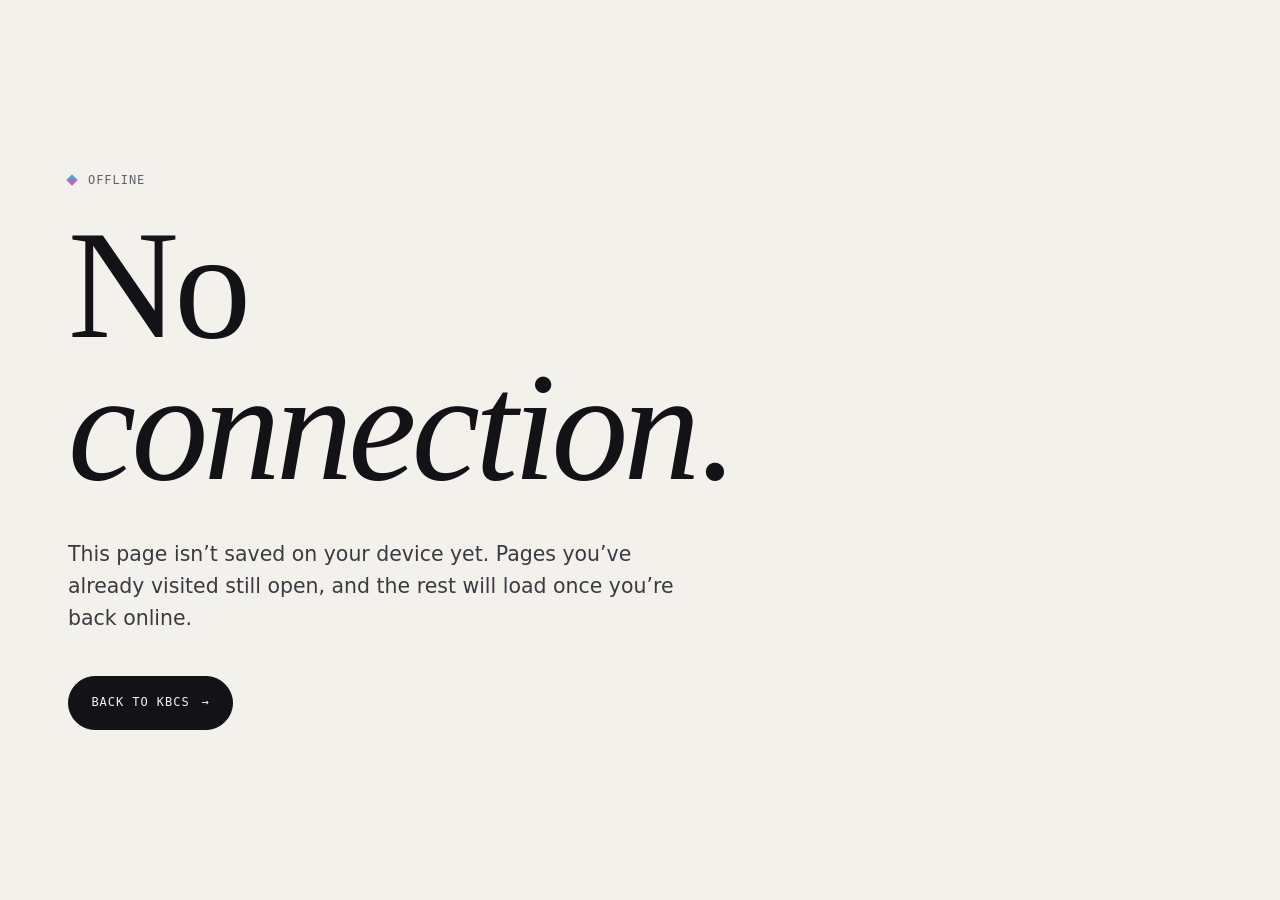
<file: offline.html>
<!DOCTYPE html>
<html lang="en">
<head>
<meta charset="UTF-8">
<meta name="viewport" content="width=device-width, initial-scale=1.0, viewport-fit=cover">
<title>Offline — KBCS</title>
<meta name="robots" content="noindex">
<link rel="icon" type="image/png" href="images/logo.png">
<link rel="stylesheet" href="styles.css">
<script>(function(){var d=document.documentElement;try{var t=localStorage.getItem('kbcs-theme');if(t==='light'||t==='dark')d.setAttribute('data-theme',t);}catch(e){}})();</script>
</head>
<body>
<main class="wrap notfound">
  <p class="eyebrow">Offline</p>
  <h1 class="display">No <em>connection</em>.</h1>
  <p class="lede">This page isn’t saved on your device yet. Pages you’ve already visited still open, and the rest will load once you’re back online.</p>
  <p class="hero-actions"><a class="btn" href="index.html">Back to KBCS <span class="arrow" aria-hidden="true">→</span></a></p>
</main>
</body>
</html>
</file>
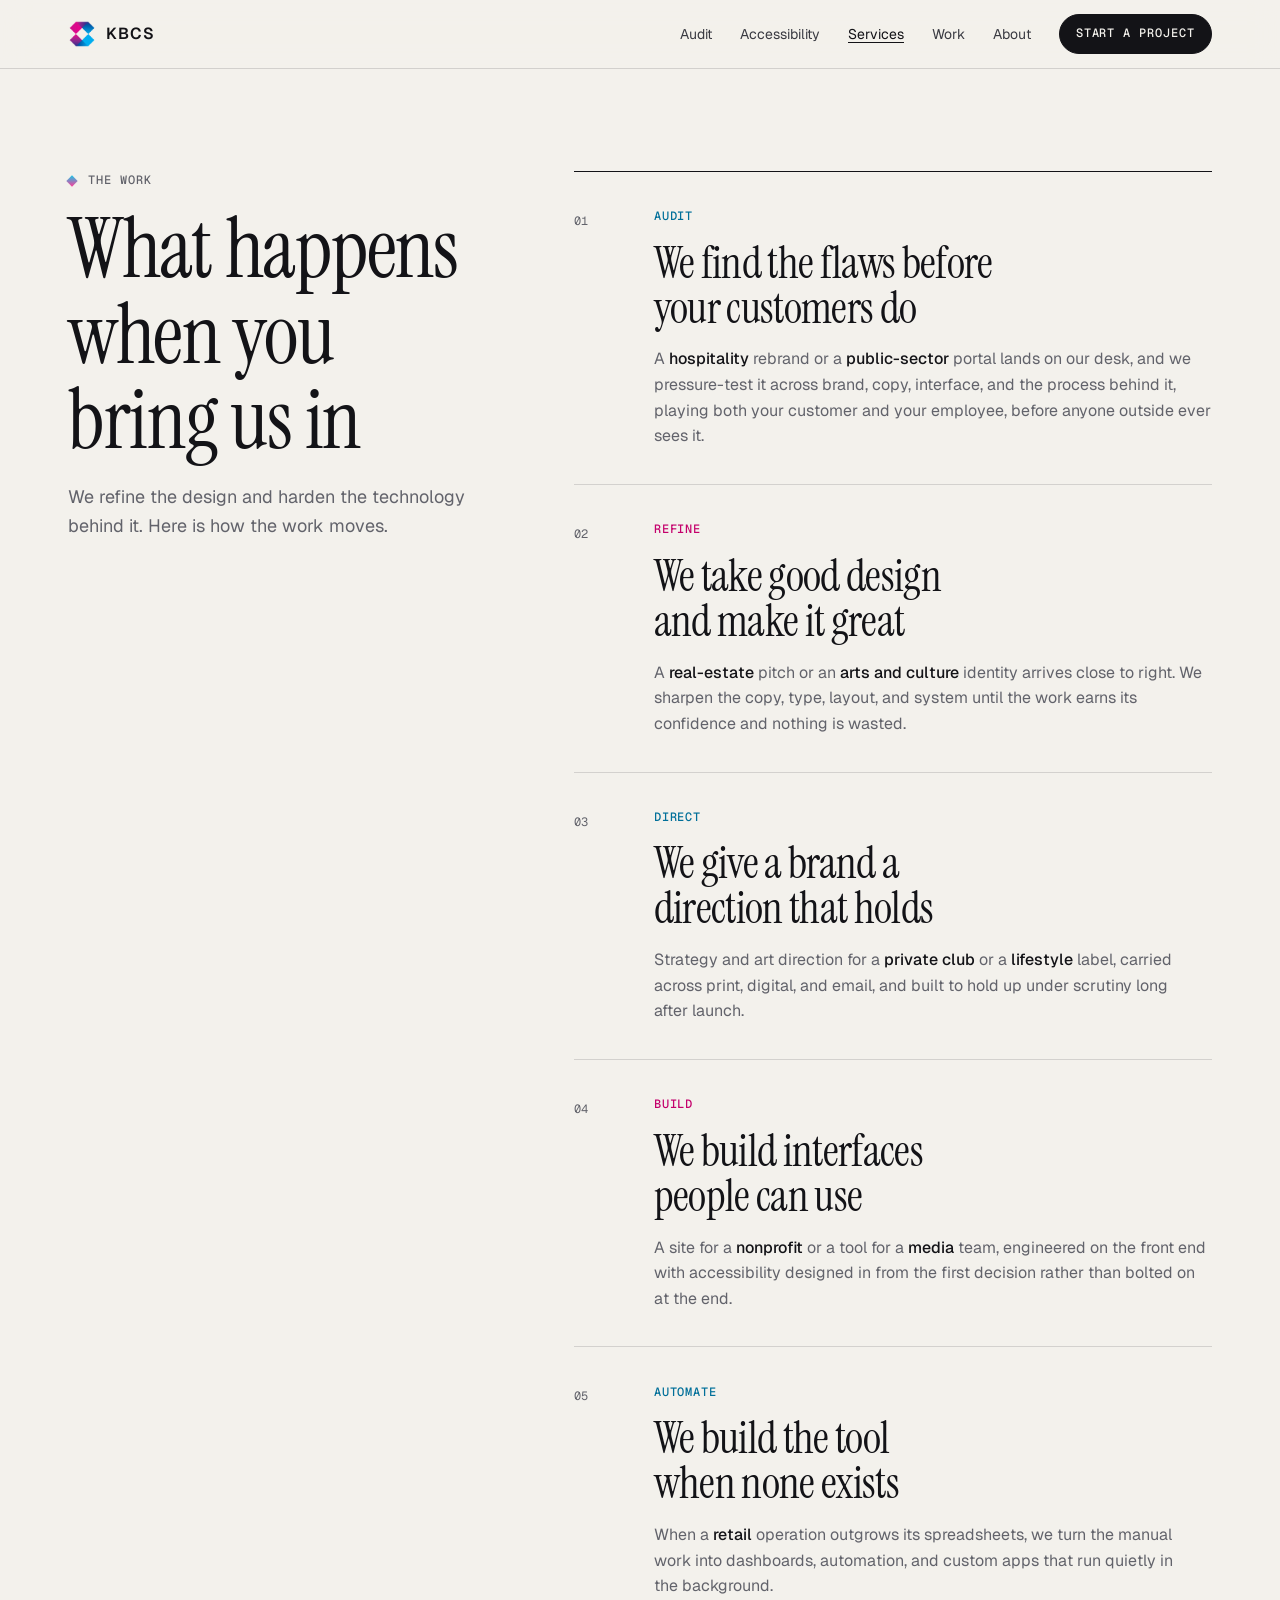
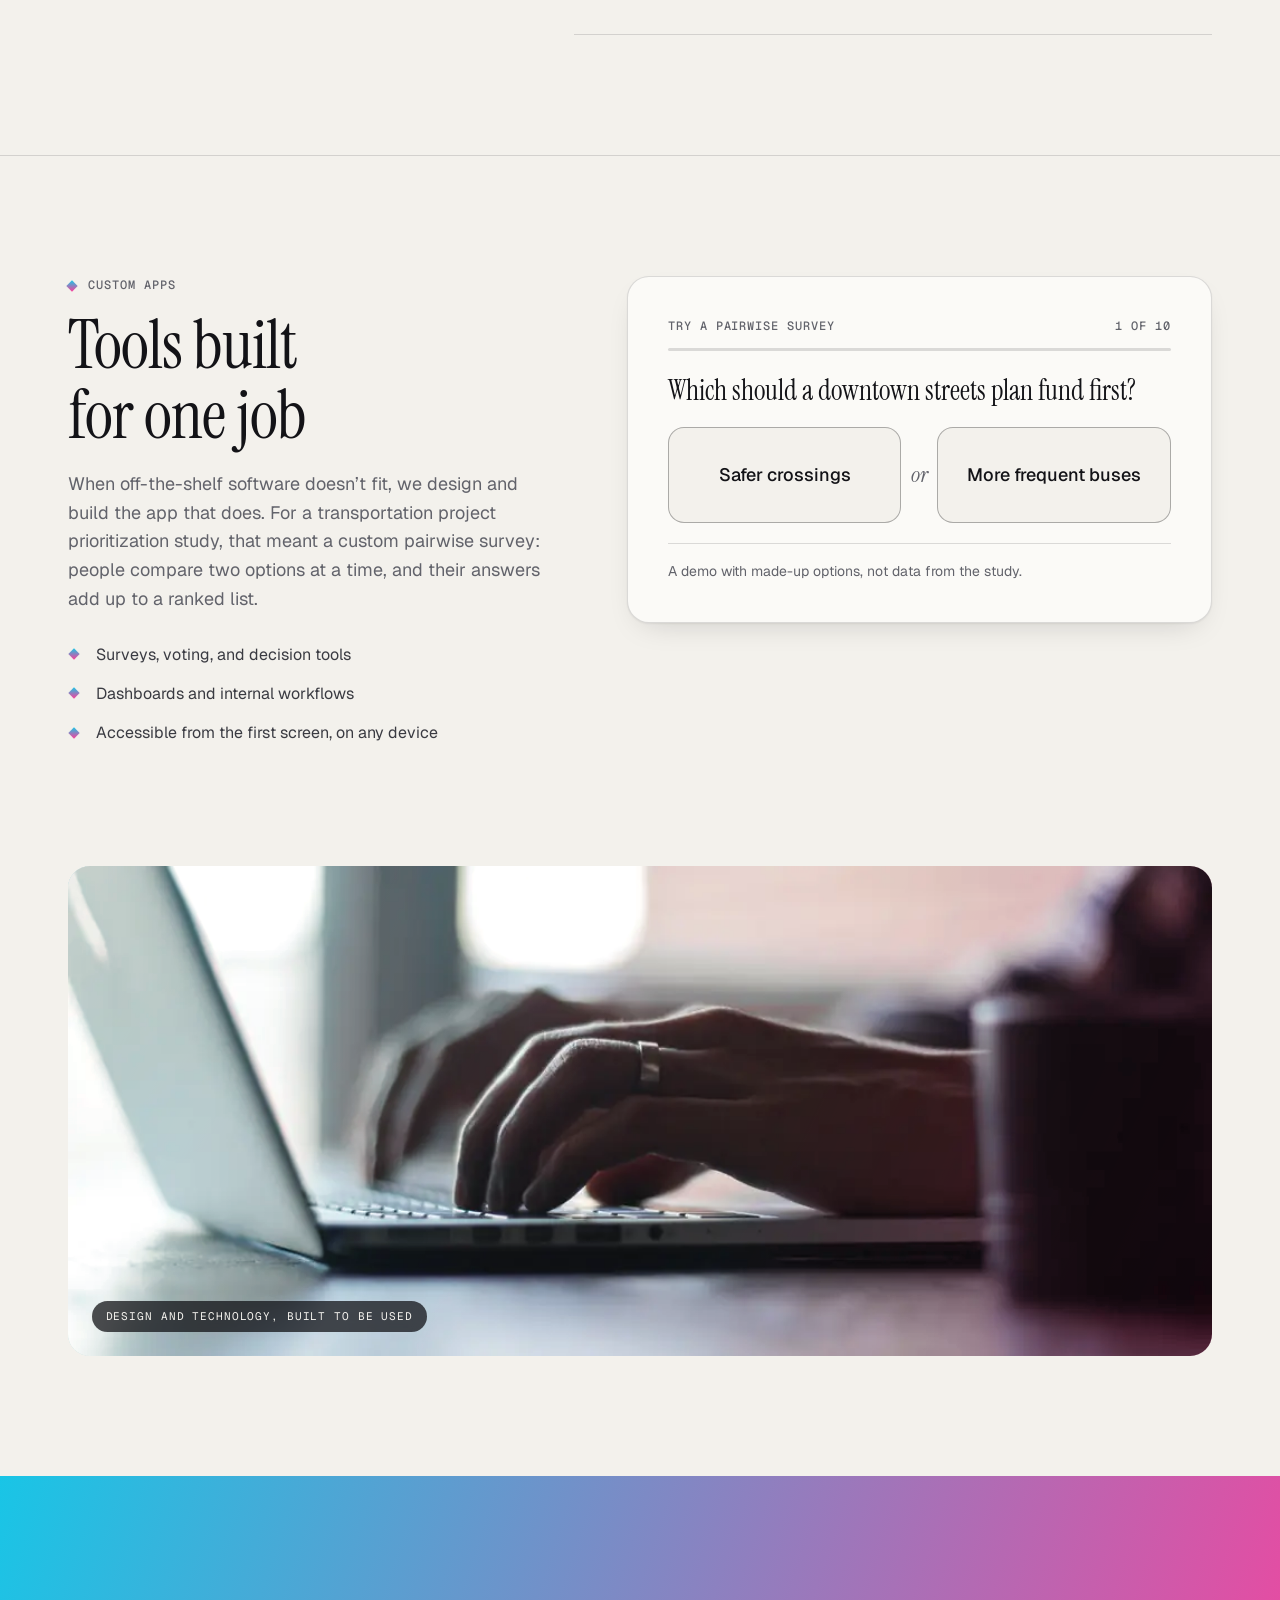
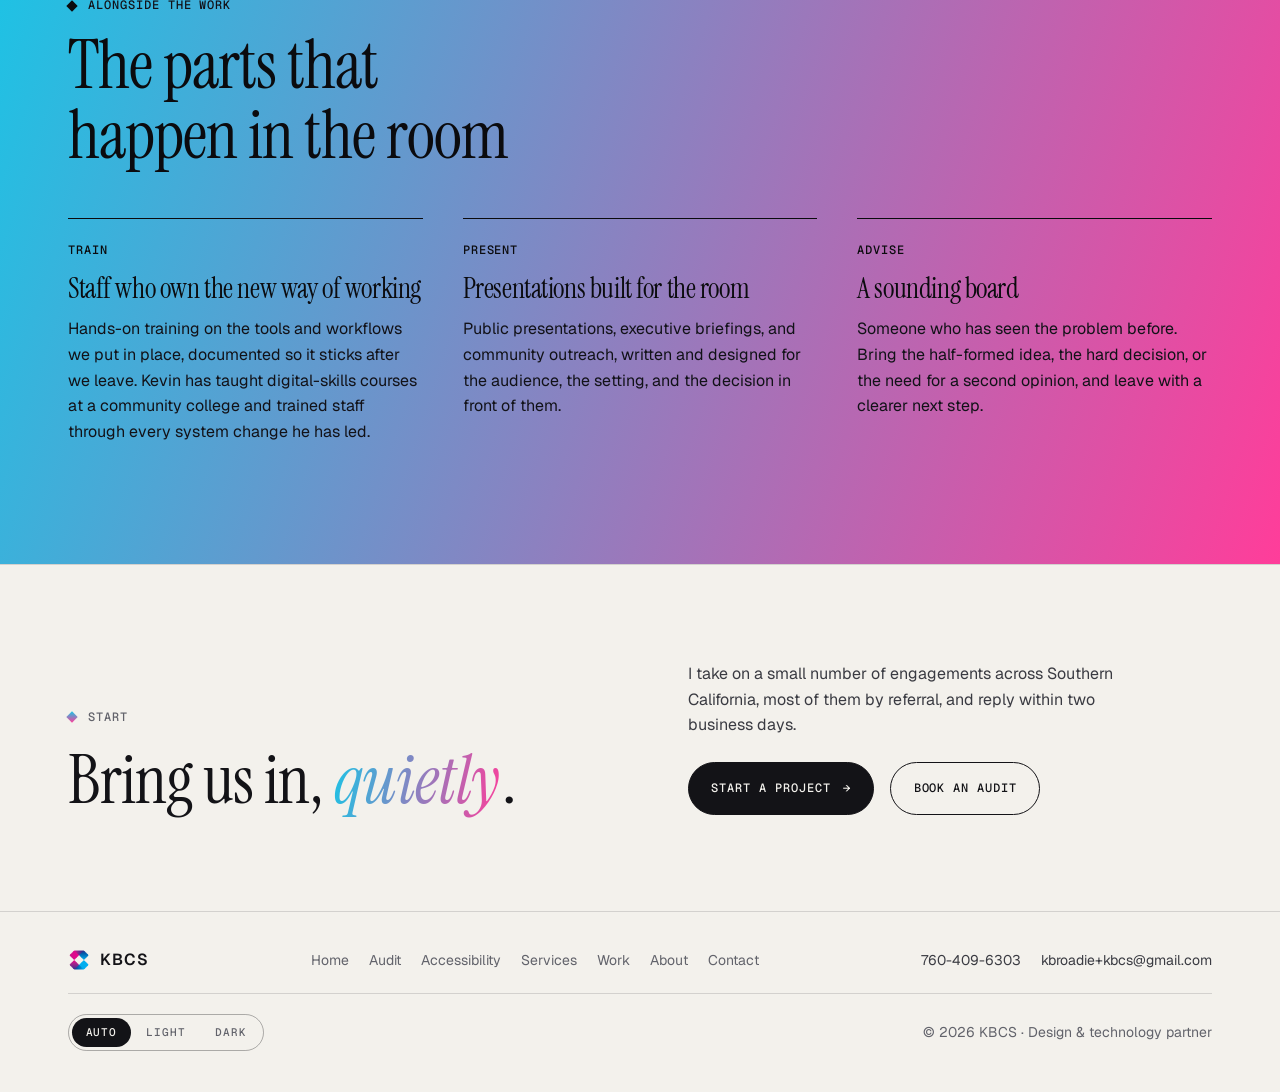
<file: services.html>
<!DOCTYPE html>
<html lang="en">
<head>
<meta charset="UTF-8">
<meta name="viewport" content="width=device-width, initial-scale=1.0, viewport-fit=cover">
<title>Services — KBCS</title>
<meta name="description" content="Audit, refine, direct, build, and automate, plus custom apps, copyediting, staff training, public presentations, and a sounding board, for organizations across Southern California.">
<meta name="theme-color" content="#f3f1ec" media="(prefers-color-scheme: light)">
<meta name="theme-color" content="#0e0e12" media="(prefers-color-scheme: dark)">
<meta property="og:title" content="Services — KBCS">
<meta property="og:description" content="Audit, refine, direct, build, and automate, plus custom apps, copyediting, staff training, public presentations, and a sounding board, for organizations across Southern California.">
<meta property="og:type" content="website">
<meta property="og:url" content="https://kevinbroadie.com/services.html">
<meta property="og:image" content="https://kevinbroadie.com/images/photos/wind-farm-wide.webp">
<!-- The GitHub Pages copy points search engines at the real domain -->
<link rel="canonical" href="https://kevinbroadie.com/services.html">
<link rel="icon" type="image/png" href="images/logo.png">
<link rel="apple-touch-icon" href="images/icons/icon-180.png">
<link rel="manifest" href="manifest.webmanifest">
<link rel="preconnect" href="https://fonts.googleapis.com">
<link rel="preconnect" href="https://fonts.gstatic.com" crossorigin>
<link href="https://fonts.googleapis.com/css2?family=Geist:wght@400;500;600&family=Geist+Mono:wght@400;500&family=Instrument+Serif:ital@0;1&display=swap" rel="stylesheet">
<link rel="stylesheet" href="styles.css">
<script>(function(){var d=document.documentElement;d.classList.add('js');try{var t=localStorage.getItem('kbcs-theme');if(t==='light'||t==='dark')d.setAttribute('data-theme',t);}catch(e){}addEventListener('pagereveal',function(e){try{var s=sessionStorage.getItem('kbcs-swipe');sessionStorage.removeItem('kbcs-swipe');if(s&&e.viewTransition)e.viewTransition.types.add('swipe-'+s);}catch(x){}});})();</script>
</head>
<body>
<a class="skip" href="#main">Skip to content</a>

<header class="site-header">
  <div class="wrap bar">
    <a href="index.html" class="brand" aria-label="KBCS home">
      <img src="images/logo.png" alt="" width="28" height="28"><span>KBCS</span>
    </a>
    <nav class="nav" aria-label="Primary">
      <ul class="nav-links">
        <li><a href="audit.html">Audit</a></li>
        <li><a href="accessibility.html">Accessibility</a></li>
        <li><a href="services.html" aria-current="page">Services</a></li>
        <li><a href="work.html">Work</a></li>
        <li><a href="about.html">About</a></li>
      </ul>
      <a href="contact.html" class="btn btn-sm">Start a project</a>
    </nav>
  </div>
</header>

<main id="main">

  <section class="work" id="work" aria-labelledby="work-title">
    <div class="wrap work-grid">
      <div class="sec-head">
        <p class="eyebrow reveal">The work</p>
        <h1 id="work-title" class="page-title reveal">What happens when you bring us in</h1>
        <p class="sec-lead reveal">We refine the design and harden the technology behind it. Here is how the work moves.</p>
      </div>

      <ol class="steps">
        <li class="step reveal" id="audit">
          <span class="step-num">01</span>
          <div>
            <p class="step-kicker">Audit</p>
            <h3>We find the flaws before your customers do</h3>
            <p>A <mark>hospitality</mark> rebrand or a <mark>public-sector</mark> portal lands on our desk, and we pressure-test it across brand, copy, interface, and the process behind it, playing both your customer and your employee, before anyone outside ever sees it.</p>
          </div>
        </li>
        <li class="step reveal" id="refine">
          <span class="step-num">02</span>
          <div>
            <p class="step-kicker">Refine</p>
            <h3>We take good design and make it great</h3>
            <p>A <mark>real-estate</mark> pitch or an <mark>arts and culture</mark> identity arrives close to right. We sharpen the copy, type, layout, and system until the work earns its confidence and nothing is wasted.</p>
          </div>
        </li>
        <li class="step reveal" id="direct">
          <span class="step-num">03</span>
          <div>
            <p class="step-kicker">Direct</p>
            <h3>We give a brand a direction that holds</h3>
            <p>Strategy and art direction for a <mark>private club</mark> or a <mark>lifestyle</mark> label, carried across print, digital, and email, and built to hold up under scrutiny long after launch.</p>
          </div>
        </li>
        <li class="step reveal" id="build">
          <span class="step-num">04</span>
          <div>
            <p class="step-kicker">Build</p>
            <h3>We build interfaces people can use</h3>
            <p>A site for a <mark>nonprofit</mark> or a tool for a <mark>media</mark> team, engineered on the front end with accessibility designed in from the first decision rather than bolted on at the end.</p>
          </div>
        </li>
        <li class="step reveal" id="automate">
          <span class="step-num">05</span>
          <div>
            <p class="step-kicker">Automate</p>
            <h3>We build the tool when none exists</h3>
            <p>When a <mark>retail</mark> operation outgrows its spreadsheets, we turn the manual work into dashboards, automation, and custom apps that run quietly in the background.</p>
          </div>
        </li>
      </ol>
    </div>
  </section>

  <section class="apps" id="apps" aria-labelledby="apps-title">
    <div class="wrap apps-grid">
      <div class="sec-head">
        <p class="eyebrow reveal">Custom apps</p>
        <h2 id="apps-title" class="reveal">Tools built for one job</h2>
        <p class="sec-lead reveal">When off-the-shelf software doesn’t fit, we design and build the app that does. For a transportation project prioritization study, that meant a custom pairwise survey: people compare two options at a time, and their answers add up to a ranked list.</p>
        <ul class="checklist reveal">
          <li>Surveys, voting, and decision tools</li>
          <li>Dashboards and internal workflows</li>
          <li>Accessible from the first screen, on any device</li>
        </ul>
      </div>
      <div class="pw reveal" id="pw">
        <div class="pw-head">
          <p class="pw-label">Try a pairwise survey</p>
          <p class="pw-progress" id="pw-progress">1 of 10</p>
        </div>
        <div class="pw-bar" aria-hidden="true"><span id="pw-bar"></span></div>
        <div class="pw-ask" id="pw-ask">
          <p class="pw-q" id="pw-q">Which should a downtown streets plan fund first?</p>
          <div class="pw-choices">
            <button type="button" class="pw-choice" data-side="0"></button>
            <span class="pw-or" aria-hidden="true">or</span>
            <button type="button" class="pw-choice" data-side="1"></button>
          </div>
        </div>
        <div class="pw-result" id="pw-result" tabindex="-1" hidden>
          <p class="pw-q">Your ranking</p>
          <ol class="pw-rank" id="pw-rank"></ol>
          <button type="button" class="btn btn-ghost btn-sm" id="pw-restart">Start over</button>
        </div>
        <p class="pw-note">A demo with made-up options, not data from the study.</p>
        <p class="visually-hidden" id="pw-live" aria-live="polite"></p>
      </div>
    </div>
  </section>

  <div class="wrap">
    <figure class="photo-band reveal">
      <picture><source media="(min-width: 640px)" srcset="images/photos/laptop-wide.webp" width="1024" height="439"><img src="images/photos/laptop-640.webp" alt="Hands typing on a laptop keyboard" width="640" height="427" loading="lazy" decoding="async"></picture>
      <figcaption>Design and technology, built to be used</figcaption>
    </figure>
  </div>

  <section class="extras band-grad" id="alongside" aria-labelledby="extras-title">
    <div class="wrap">
      <div class="sec-head">
        <p class="eyebrow reveal">Alongside the work</p>
        <h2 id="extras-title" class="reveal">The parts that happen in the room</h2>
      </div>
      <ul class="access-grid">
        <li class="reveal">
          <p class="step-kicker">Train</p>
          <h3>Staff who own the new way of working</h3>
          <p>Hands-on training on the tools and workflows we put in place, documented so it sticks after we leave. Kevin has taught digital-skills courses at a community college and trained staff through every system change he has led.</p>
        </li>
        <li class="reveal">
          <p class="step-kicker">Present</p>
          <h3>Presentations built for the room</h3>
          <p>Public presentations, executive briefings, and community outreach, written and designed for the audience, the setting, and the decision in front of them.</p>
        </li>
        <li class="reveal">
          <p class="step-kicker">Advise</p>
          <h3>A sounding board</h3>
          <p>Someone who has seen the problem before. Bring the half-formed idea, the hard decision, or the need for a second opinion, and leave with a clearer next step.</p>
        </li>
      </ul>
    </div>
  </section>

  <section class="cta-band" aria-labelledby="cta-title">
    <div class="wrap cta-grid">
      <div>
        <p class="eyebrow reveal">Start</p>
        <h2 id="cta-title" class="reveal">Bring us in, <em>quietly</em>.</h2>
      </div>
      <div class="cta-actions reveal">
        <p>I take on a small number of engagements across Southern California, most of them by referral, and reply within two business days.</p>
        <div class="cta-buttons">
          <a href="contact.html" class="btn">Start a project <span class="arrow" aria-hidden="true">→</span></a>
          <a href="contact.html?interest=An+audit" class="btn btn-ghost">Book an audit</a>
        </div>
      </div>
    </div>
  </section>

</main>

<footer class="site-footer">
  <div class="wrap foot">
    <a href="index.html" class="brand">
      <img src="images/logo.png" alt="" width="22" height="22"><span>KBCS</span>
    </a>
    <nav class="foot-nav" aria-label="Site">
      <a href="index.html">Home</a>
      <a href="audit.html">Audit</a>
      <a href="accessibility.html">Accessibility</a>
      <a href="services.html">Services</a>
      <a href="work.html">Work</a>
      <a href="about.html">About</a>
      <a href="contact.html">Contact</a>
    </nav>
    <p class="foot-contact"><a href="tel:+17604096303">760-409-6303</a><a href="mailto:kbroadie+kbcs@gmail.com">kbroadie+kbcs@gmail.com</a></p>
    <div class="foot-end">
      <div class="theme-control" role="group" aria-label="Color theme">
        <button type="button" data-theme-choice="auto" aria-pressed="true">Auto</button>
        <button type="button" data-theme-choice="light" aria-pressed="false">Light</button>
        <button type="button" data-theme-choice="dark" aria-pressed="false">Dark</button>
      </div>
      <span>© <span id="yr">2026</span> KBCS · Design &amp; technology partner</span>
    </div>
  </div>
</footer>

<nav class="tabbar" aria-label="Sections">
  <a href="index.html"><svg class="tab-icon" viewBox="0 0 24 24" aria-hidden="true" focusable="false"><path d="M3 10.5 12 3l9 7.5V20a1 1 0 0 1-1 1h-5v-6H9v6H4a1 1 0 0 1-1-1z"/></svg><span>Home</span></a>
  <a href="services.html" aria-current="page"><svg class="tab-icon" viewBox="0 0 24 24" aria-hidden="true" focusable="false"><rect x="3.5" y="3.5" width="7" height="7" rx="1.6"/><rect x="13.5" y="3.5" width="7" height="7" rx="1.6"/><rect x="3.5" y="13.5" width="7" height="7" rx="1.6"/><rect x="13.5" y="13.5" width="7" height="7" rx="1.6"/></svg><span>Services</span></a>
  <a href="audit.html"><svg class="tab-icon" viewBox="0 0 24 24" aria-hidden="true" focusable="false"><circle cx="10.5" cy="10.5" r="6.5"/><path d="m20 20-4.6-4.6"/><path d="m7.6 10.6 2 2 3.8-3.8"/></svg><span>Audit</span></a>
  <a href="work.html"><svg class="tab-icon" viewBox="0 0 24 24" aria-hidden="true" focusable="false"><rect x="3" y="4" width="18" height="16" rx="2.2"/><circle cx="9" cy="10" r="1.8"/><path d="m21 15.5-4.8-4.8L7 20"/></svg><span>Work</span></a>
  <button type="button" class="tab-more" aria-haspopup="dialog" aria-controls="more-sheet"><svg class="tab-icon" viewBox="0 0 24 24" aria-hidden="true" focusable="false"><circle cx="5" cy="12" r="1.5"/><circle cx="12" cy="12" r="1.5"/><circle cx="19" cy="12" r="1.5"/></svg><span>More</span></button>
</nav>

<dialog class="sheet" id="more-sheet" aria-labelledby="more-title">
  <div class="sheet-inner">
    <div class="sheet-handle" aria-hidden="true"></div>
    <div class="sheet-head">
      <h2 id="more-title">More</h2>
      <button type="button" class="sheet-close" data-close aria-label="Close">
        <svg viewBox="0 0 24 24" aria-hidden="true" focusable="false"><path d="M6 6l12 12M18 6 6 18"/></svg>
      </button>
    </div>
    <ul class="sheet-links">
      <li><a href="accessibility.html"><span>Accessibility</span><small>WCAG 2.1 AA audits, deadlines, contrast checker</small></a></li>
      <li><a href="about.html"><span>About</span><small>Kevin Broadie and how we work</small></a></li>
      <li><a href="contact.html"><span>Contact</span><small>Start a project or book an audit</small></a></li>
    </ul>
    <div class="sheet-actions">
      <a class="btn btn-ghost" href="tel:+17604096303">Call 760-409-6303</a>
      <a class="btn btn-ghost" href="mailto:kbroadie+kbcs@gmail.com">Email Kevin</a>
    </div>
    <p class="sheet-label">Theme</p>
    <div class="theme-control" role="group" aria-label="Color theme">
        <button type="button" data-theme-choice="auto" aria-pressed="true">Auto</button>
        <button type="button" data-theme-choice="light" aria-pressed="false">Light</button>
        <button type="button" data-theme-choice="dark" aria-pressed="false">Dark</button>
      </div>
  </div>
</dialog>

<script src="script.js"></script>
</body>
</html>
</file>
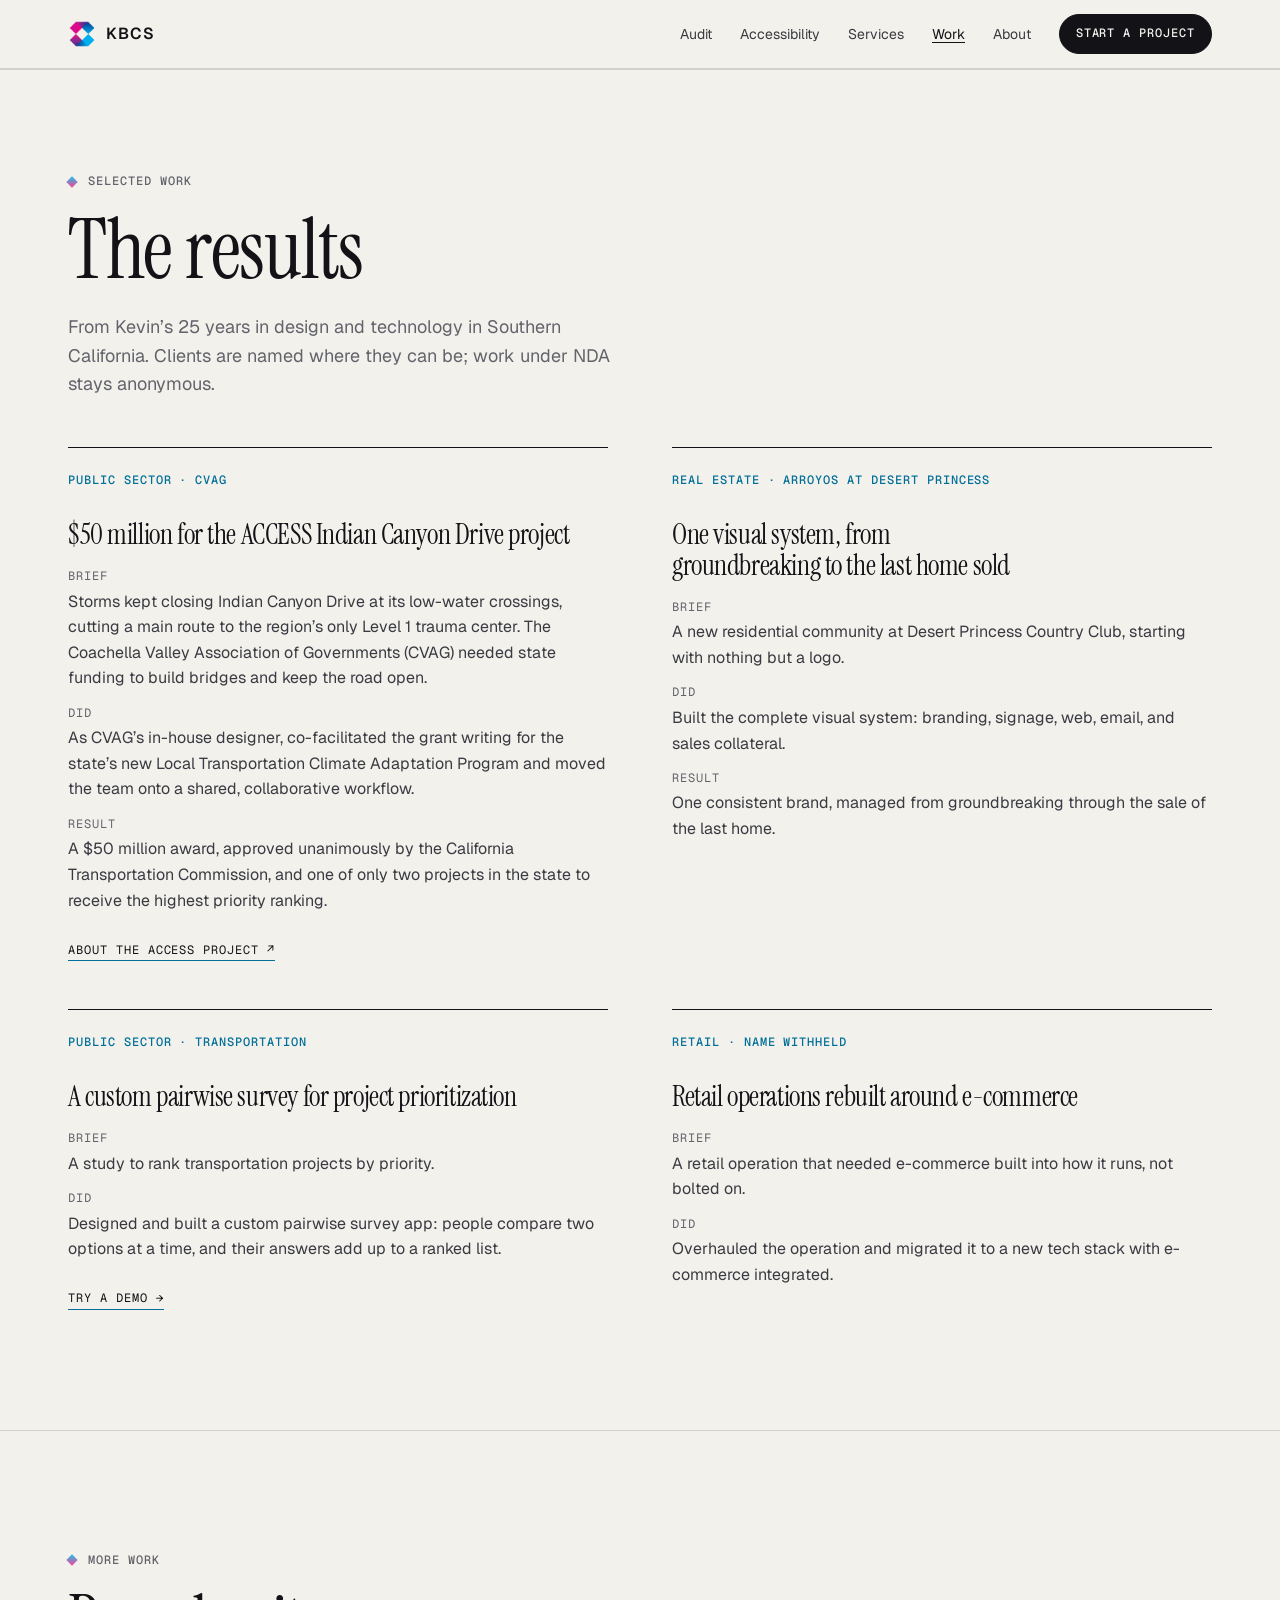
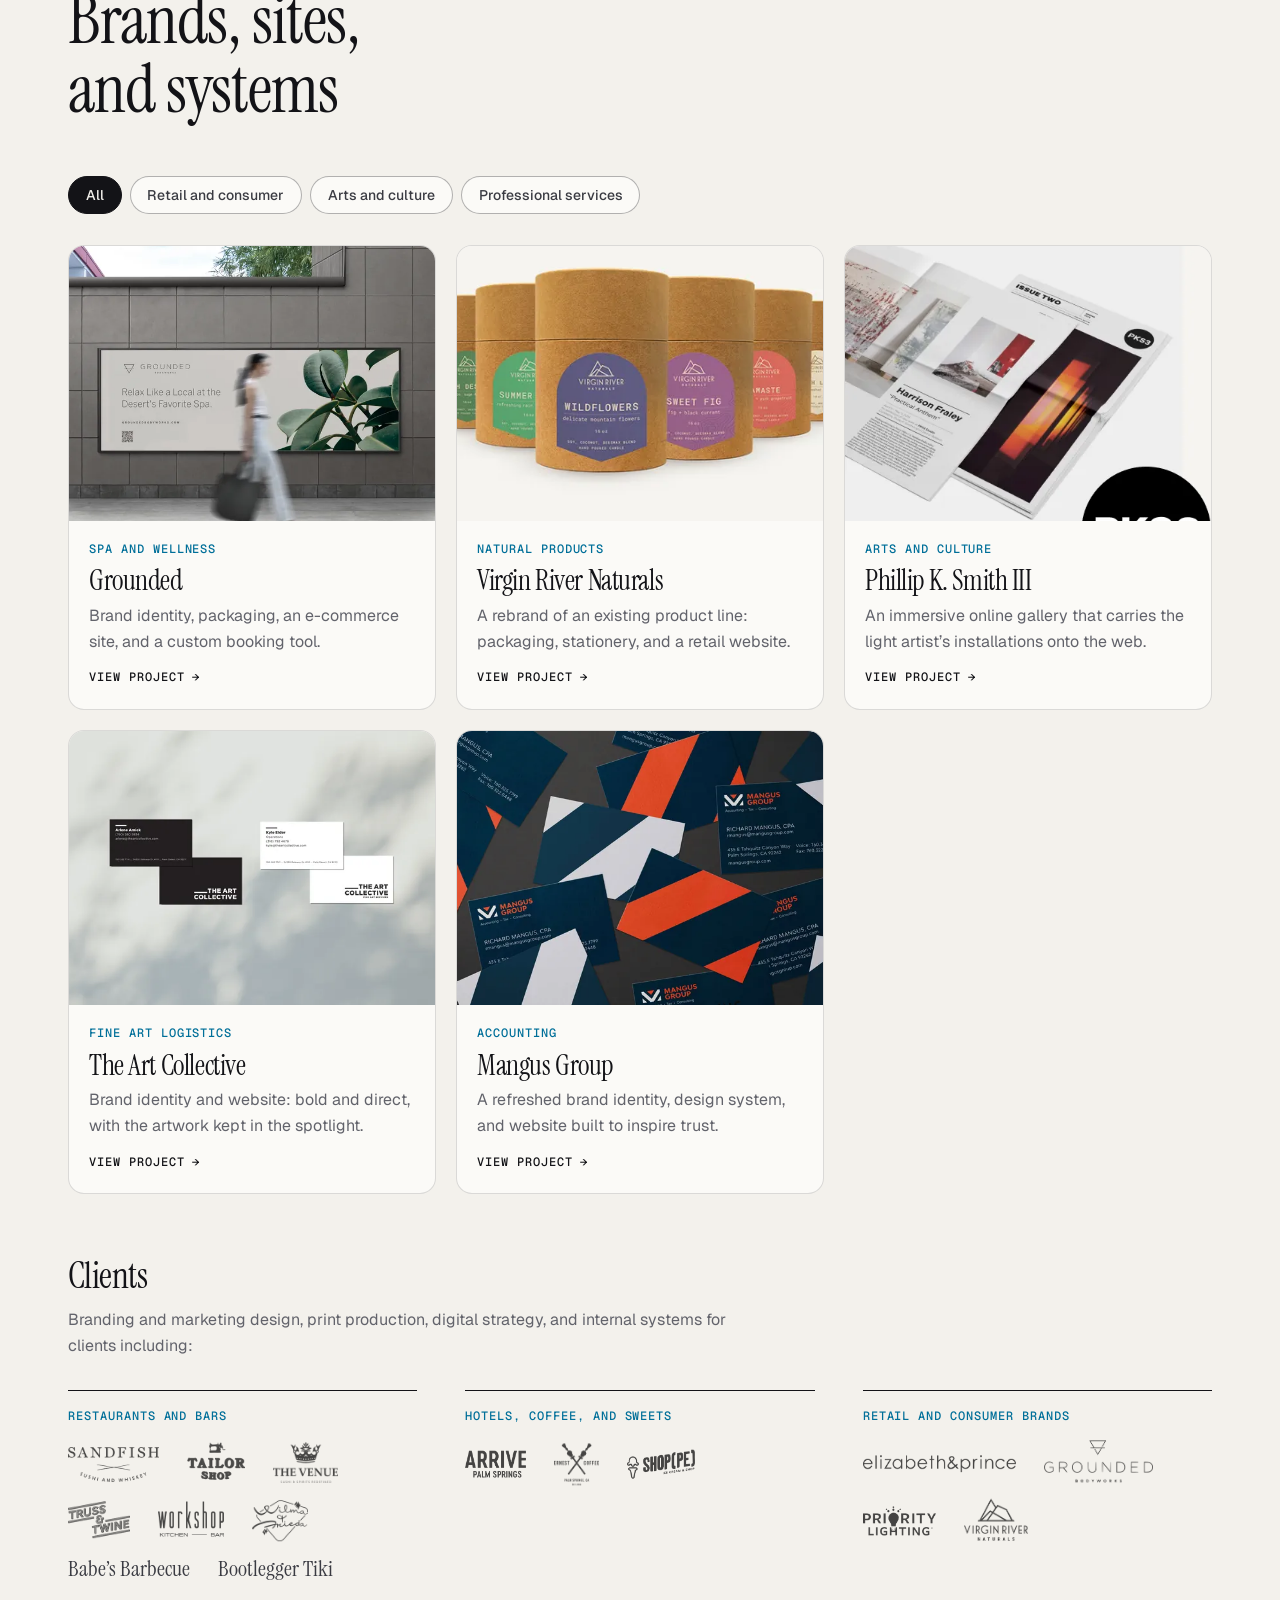
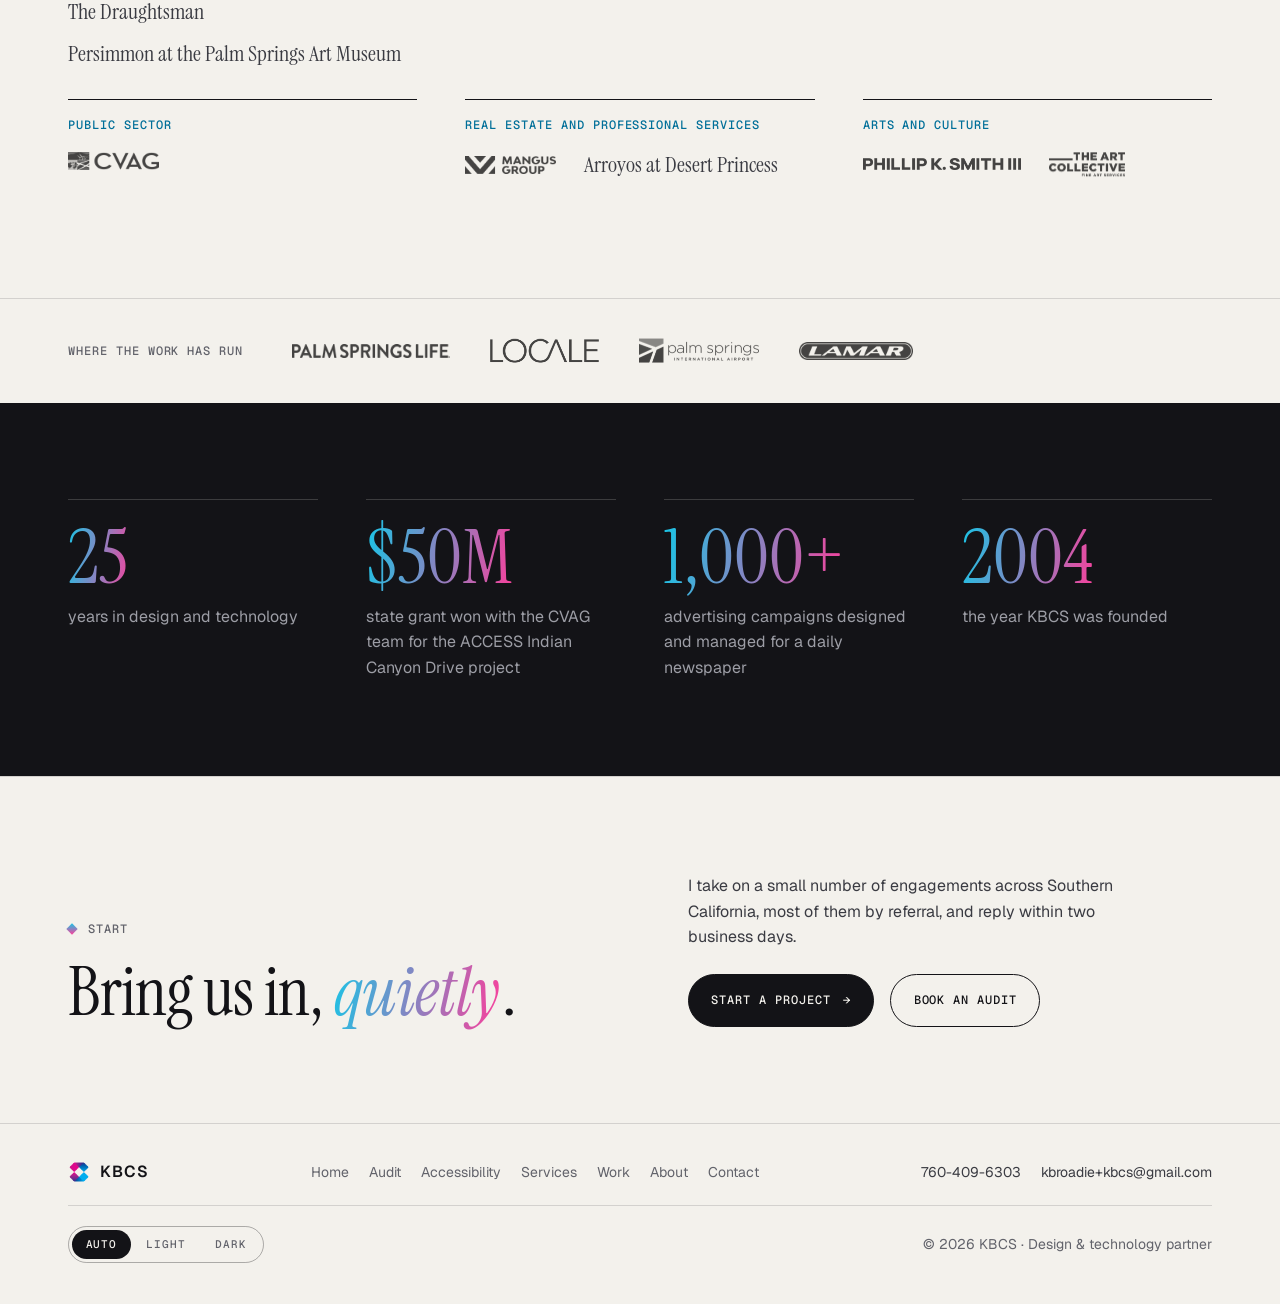
<file: work.html>
<!DOCTYPE html>
<html lang="en">
<head>
<meta charset="UTF-8">
<meta name="viewport" content="width=device-width, initial-scale=1.0, viewport-fit=cover">
<title>Selected work — KBCS</title>
<meta name="description" content="Results from 25 years in design and technology: a $50 million state grant for the ACCESS Indian Canyon Drive project, the Arroyos at Desert Princess brand, retail rebuilt around e-commerce, a custom pairwise survey app for a transportation study, and brands, sites, and systems for hospitality, retail, and arts clients.">
<meta name="theme-color" content="#f3f1ec" media="(prefers-color-scheme: light)">
<meta name="theme-color" content="#0e0e12" media="(prefers-color-scheme: dark)">
<meta property="og:title" content="Selected work — KBCS">
<meta property="og:description" content="Results from 25 years in design and technology: a $50 million state grant for the ACCESS Indian Canyon Drive project, the Arroyos at Desert Princess brand, retail rebuilt around e-commerce, a custom pairwise survey app for a transportation study, and brands, sites, and systems for hospitality, retail, and arts clients.">
<meta property="og:type" content="website">
<meta property="og:url" content="https://kevinbroadie.com/work.html">
<meta property="og:image" content="https://kevinbroadie.com/images/photos/wind-farm-wide.webp">
<!-- The GitHub Pages copy points search engines at the real domain -->
<link rel="canonical" href="https://kevinbroadie.com/work.html">
<link rel="icon" type="image/png" href="images/logo.png">
<link rel="apple-touch-icon" href="images/icons/icon-180.png">
<link rel="manifest" href="manifest.webmanifest">
<link rel="preconnect" href="https://fonts.googleapis.com">
<link rel="preconnect" href="https://fonts.gstatic.com" crossorigin>
<link href="https://fonts.googleapis.com/css2?family=Geist:wght@400;500;600&family=Geist+Mono:wght@400;500&family=Instrument+Serif:ital@0;1&display=swap" rel="stylesheet">
<link rel="stylesheet" href="styles.css">
<script>(function(){var d=document.documentElement;d.classList.add('js');try{var t=localStorage.getItem('kbcs-theme');if(t==='light'||t==='dark')d.setAttribute('data-theme',t);}catch(e){}addEventListener('pagereveal',function(e){try{var s=sessionStorage.getItem('kbcs-swipe');sessionStorage.removeItem('kbcs-swipe');if(s&&e.viewTransition)e.viewTransition.types.add('swipe-'+s);}catch(x){}});})();</script>
</head>
<body>
<a class="skip" href="#main">Skip to content</a>

<header class="site-header">
  <div class="wrap bar">
    <a href="index.html" class="brand" aria-label="KBCS home">
      <img src="images/logo.png" alt="" width="28" height="28"><span>KBCS</span>
    </a>
    <nav class="nav" aria-label="Primary">
      <ul class="nav-links">
        <li><a href="audit.html">Audit</a></li>
        <li><a href="accessibility.html">Accessibility</a></li>
        <li><a href="services.html">Services</a></li>
        <li><a href="work.html" aria-current="page">Work</a></li>
        <li><a href="about.html">About</a></li>
      </ul>
      <a href="contact.html" class="btn btn-sm">Start a project</a>
    </nav>
  </div>
</header>

<main id="main">

  <section class="notes" id="notes" aria-labelledby="notes-title">
    <div class="wrap">
      <div class="sec-head">
        <p class="eyebrow reveal">Selected work</p>
        <h1 id="notes-title" class="page-title reveal">The results</h1>
        <p class="sec-lead reveal">From Kevin’s 25 years in design and technology in Southern California. Clients are named where they can be; work under NDA stays anonymous.</p>
      </div>
      <div class="notes-grid">
        <article class="note-card reveal">
          <p class="step-kicker">Public sector · CVAG</p>
          <h3>$50 million for the ACCESS Indian Canyon Drive project</h3>
          <dl>
            <div><dt>Brief</dt><dd>Storms kept closing Indian Canyon Drive at its low-water crossings, cutting a main route to the region’s only Level 1 trauma center. The Coachella Valley Association of Governments (CVAG) needed state funding to build bridges and keep the road open.</dd></div>
            <div><dt>Did</dt><dd>As CVAG’s in-house designer, co-facilitated the grant writing for the state’s new Local Transportation Climate Adaptation Program and moved the team onto a shared, collaborative workflow.</dd></div>
            <div><dt>Result</dt><dd>A $50 million award, approved unanimously by the California Transportation Commission, and one of only two projects in the state to receive the highest priority ranking.</dd></div>
          </dl>
          <p class="note-link"><a class="text-link" href="https://cvag.org/access">About the ACCESS project <span aria-hidden="true">↗</span></a></p>
        </article>
        <article class="note-card reveal">
          <p class="step-kicker">Real estate · Arroyos at Desert Princess</p>
          <h3>One visual system, from groundbreaking to the last home sold</h3>
          <dl>
            <div><dt>Brief</dt><dd>A new residential community at Desert Princess Country Club, starting with nothing but a logo.</dd></div>
            <div><dt>Did</dt><dd>Built the complete visual system: branding, signage, web, email, and sales collateral.</dd></div>
            <div><dt>Result</dt><dd>One consistent brand, managed from groundbreaking through the sale of the last home.</dd></div>
          </dl>
        </article>
        <article class="note-card reveal">
          <p class="step-kicker">Public sector · Transportation</p>
          <h3>A custom pairwise survey for project prioritization</h3>
          <dl>
            <div><dt>Brief</dt><dd>A study to rank transportation projects by priority.</dd></div>
            <div><dt>Did</dt><dd>Designed and built a custom pairwise survey app: people compare two options at a time, and their answers add up to a ranked list.</dd></div>
          </dl>
          <p class="note-link"><a class="text-link" href="services.html#apps">Try a demo <span aria-hidden="true">→</span></a></p>
        </article>
        <article class="note-card reveal">
          <p class="step-kicker">Retail · Name withheld</p>
          <h3>Retail operations rebuilt around <span class="nowrap">e-commerce</span></h3>
          <dl>
            <div><dt>Brief</dt><dd>A retail operation that needed e-commerce built into how it runs, not bolted on.</dd></div>
            <div><dt>Did</dt><dd>Overhauled the operation and migrated it to a new tech stack with e-commerce integrated.</dd></div>
          </dl>
        </article>
      </div>

      <!-- Add a real partner or client quote here, with their permission:
      <figure class="quote reveal">
        <blockquote><p>Quote text.</p></blockquote>
        <figcaption>First name, Role, Type of company</figcaption>
      </figure>
      -->
    </div>
  </section>

  <section class="projects" id="projects" aria-labelledby="projects-title">
    <div class="wrap">
      <div class="sec-head">
        <p class="eyebrow reveal">More work</p>
        <h2 id="projects-title" class="reveal">Brands, sites, and systems</h2>
      </div>
      <div class="chips reveal" role="group" aria-label="Filter projects by industry">
        <button type="button" class="chip" data-filter="all" aria-pressed="true">All</button>
        <button type="button" class="chip" data-filter="retail" aria-pressed="false">Retail and consumer</button>
        <button type="button" class="chip" data-filter="arts" aria-pressed="false">Arts and culture</button>
        <button type="button" class="chip" data-filter="professional" aria-pressed="false">Professional services</button>
      </div>
      <p class="visually-hidden" id="filter-status" aria-live="polite"></p>
      <ul class="project-grid" id="project-grid">
        <li class="project reveal" data-industry="retail">
          <article class="project-card">
            <div class="project-media"><img class="project-cover" src="images/work/grounded-1-1200.webp" srcset="images/work/grounded-1-640.webp 640w, images/work/grounded-1-1200.webp 1078w" sizes="(min-width: 960px) 33vw, (min-width: 640px) 50vw, 100vw" alt="Grounded billboard on a city street" width="1078" height="838" loading="lazy" decoding="async"></div>
            <div class="project-body">
              <p class="project-kicker">Spa and wellness</p>
              <h3 class="project-title">Grounded</h3>
              <p class="project-text">Brand identity, packaging, an e-commerce site, and a custom booking tool.</p>
              <button type="button" class="project-open" data-project="grounded" aria-haspopup="dialog" aria-controls="sheet-grounded">View project <span aria-hidden="true">→</span></button>
            </div>
          </article>
        </li>
        <li class="project reveal" data-industry="retail">
          <article class="project-card">
            <div class="project-media"><img class="project-cover" src="images/work/virgin-river-1-1200.webp" srcset="images/work/virgin-river-1-640.webp 640w, images/work/virgin-river-1-1200.webp 1200w" sizes="(min-width: 960px) 33vw, (min-width: 640px) 50vw, 100vw" alt="Virgin River Naturals candle tins in a range of scents" width="1200" height="582" loading="lazy" decoding="async"></div>
            <div class="project-body">
              <p class="project-kicker">Natural products</p>
              <h3 class="project-title">Virgin River Naturals</h3>
              <p class="project-text">A rebrand of an existing product line: packaging, stationery, and a retail website.</p>
              <button type="button" class="project-open" data-project="virgin-river" aria-haspopup="dialog" aria-controls="sheet-virgin-river">View project <span aria-hidden="true">→</span></button>
            </div>
          </article>
        </li>
        <li class="project reveal" data-industry="arts">
          <article class="project-card">
            <div class="project-media"><img class="project-cover" src="images/work/pks3-1-640.webp" alt="Phillip K. Smith III exhibition print pieces with the PKS3 mark" width="486" height="565" loading="lazy" decoding="async"></div>
            <div class="project-body">
              <p class="project-kicker">Arts and culture</p>
              <h3 class="project-title">Phillip K. Smith III</h3>
              <p class="project-text">An immersive online gallery that carries the light artist’s installations onto the web.</p>
              <button type="button" class="project-open" data-project="pks3" aria-haspopup="dialog" aria-controls="sheet-pks3">View project <span aria-hidden="true">→</span></button>
            </div>
          </article>
        </li>
        <li class="project reveal" data-industry="arts">
          <article class="project-card">
            <div class="project-media"><img class="project-cover" src="images/work/art-collective-1-1200.webp" srcset="images/work/art-collective-1-640.webp 640w, images/work/art-collective-1-1200.webp 1200w" sizes="(min-width: 960px) 33vw, (min-width: 640px) 50vw, 100vw" alt="The Art Collective business cards on a marble surface" width="1200" height="797" loading="lazy" decoding="async"></div>
            <div class="project-body">
              <p class="project-kicker">Fine art logistics</p>
              <h3 class="project-title">The Art Collective</h3>
              <p class="project-text">Brand identity and website: bold and direct, with the artwork kept in the spotlight.</p>
              <button type="button" class="project-open" data-project="art-collective" aria-haspopup="dialog" aria-controls="sheet-art-collective">View project <span aria-hidden="true">→</span></button>
            </div>
          </article>
        </li>
        <li class="project reveal" data-industry="professional">
          <article class="project-card">
            <div class="project-media"><img class="project-cover" src="images/work/mangus-1-1200.webp" srcset="images/work/mangus-1-640.webp 640w, images/work/mangus-1-1200.webp 1200w" sizes="(min-width: 960px) 33vw, (min-width: 640px) 50vw, 100vw" alt="Mangus Group business cards in navy and orange" width="1200" height="800" loading="lazy" decoding="async"></div>
            <div class="project-body">
              <p class="project-kicker">Accounting</p>
              <h3 class="project-title">Mangus Group</h3>
              <p class="project-text">A refreshed brand identity, design system, and website built to inspire trust.</p>
              <button type="button" class="project-open" data-project="mangus" aria-haspopup="dialog" aria-controls="sheet-mangus">View project <span aria-hidden="true">→</span></button>
            </div>
          </article>
        </li>
      </ul>

      <div class="clients reveal">
        <h3>Clients</h3>
        <p>Branding and marketing design, print production, digital strategy, and internal systems for clients including:</p>
        <div class="client-groups">
          <div class="client-group">
            <p class="step-kicker">Restaurants and bars</p>
            <ul class="client-logos">
              <li><img class="logo-img" src="images/logos/sandfish.webp" alt="Sandfish" width="244" height="96" style="--s:1.24;--y:0.07" loading="lazy" decoding="async"></li>
              <li><img class="logo-img" src="images/logos/tailor-shop.webp" alt="Tailor Shop" width="154" height="96" style="--s:1.26;--y:-0.043" loading="lazy" decoding="async"></li>
              <li><img class="logo-img" src="images/logos/the-venue.webp" alt="The Venue" width="156" height="96" style="--s:1.39" loading="lazy" decoding="async"></li>
              <li><img class="logo-img" src="images/logos/truss-twine.webp" alt="Truss &amp; Twine" width="165" height="96" style="--s:1.26;--y:0.006" loading="lazy" decoding="async"></li>
              <li><img class="logo-img" src="images/logos/workshop.webp" alt="Workshop" width="180" height="96" style="--s:1.21;--y:-0.016" loading="lazy" decoding="async"></li>
              <li><img class="logo-img" src="images/logos/wilma-frieda.webp" alt="Wilma &amp; Frieda" width="130" height="96" style="--s:1.45;--y:0.043" loading="lazy" decoding="async"></li>
              <li class="client-name">Babe’s Barbecue</li>
              <li class="client-name">Bootlegger Tiki</li>
              <li class="client-name">The Draughtsman</li>
              <li class="client-name">Persimmon at the Palm Springs Art Museum</li>
            </ul>
          </div>
          <div class="client-group">
            <p class="step-kicker">Hotels, coffee, and sweets</p>
            <ul class="client-logos">
              <li><img class="logo-img" src="images/logos/arrive.webp" alt="Arrive Palm Springs" width="209" height="96" style="--s:0.96;--y:0.024" loading="lazy" decoding="async"></li>
              <li><img class="logo-img" src="images/logos/ernest-coffee.webp" alt="Ernest Coffee" width="104" height="96" style="--s:1.45;--y:0.049" loading="lazy" decoding="async"></li>
              <li><img class="logo-img" src="images/logos/ice-cream-shoppe.webp" alt="Ice Cream &amp; Shoppe" width="231" height="96" style="--s:0.99;--y:0.025" loading="lazy" decoding="async"></li>
            </ul>
          </div>
          <div class="client-group">
            <p class="step-kicker">Retail and consumer brands</p>
            <ul class="client-logos">
              <li><img class="logo-img" src="images/logos/elizabeth-prince.webp" alt="Elizabeth &amp; Prince" width="900" height="96" style="--s:0.57;--y:0.005" loading="lazy" decoding="async"></li>
              <li><img class="logo-img" src="images/logos/grounded.webp" alt="Grounded" width="249" height="96" style="--s:1.45;--y:-0.057" loading="lazy" decoding="async"></li>
              <li><img class="logo-img" src="images/logos/priority-lighting.webp" alt="Priority Lighting" width="242" height="96" style="--s:1.01;--y:-0.019" loading="lazy" decoding="async"></li>
              <li><img class="logo-img" src="images/logos/virgin-river.webp" alt="Virgin River Naturals" width="147" height="96" style="--s:1.45;--y:-0.045" loading="lazy" decoding="async"></li>
            </ul>
          </div>
          <div class="client-group">
            <p class="step-kicker">Public sector</p>
            <ul class="client-logos">
              <li><img class="logo-img" src="images/logos/cvag.webp" alt="Coachella Valley Association of Governments" width="468" height="96" style="--s:0.65" loading="lazy" decoding="async"></li>
            </ul>
          </div>
          <div class="client-group">
            <p class="step-kicker">Real estate and professional services</p>
            <ul class="client-logos">
              <li><img class="logo-img" src="images/logos/mangus-group.webp" alt="Mangus Group" width="472" height="96" style="--s:0.64" loading="lazy" decoding="async"></li>
              <li class="client-name">Arroyos at Desert Princess</li>
            </ul>
          </div>
          <div class="client-group">
            <p class="step-kicker">Arts and culture</p>
            <ul class="client-logos">
              <li><img class="logo-img" src="images/logos/phillip-k-smith-iii.webp" alt="Phillip K. Smith III" width="1256" height="96" style="--s:0.42" loading="lazy" decoding="async"></li>
              <li><img class="logo-img" src="images/logos/the-art-collective.webp" alt="The Art Collective" width="302" height="96" style="--s:0.84;--y:0.012" loading="lazy" decoding="async"></li>
            </ul>
          </div>
        </div>
      </div>
    </div>
  </section>

  <section class="seen-in" aria-labelledby="seen-in-title">
    <div class="wrap seen-grid">
      <h2 id="seen-in-title" class="seen-label reveal">Where the work has run</h2>
      <ul class="seen-list reveal">
        <li><img class="logo-img" src="images/logos/palm-springs-life.webp" alt="Palm Springs Life" width="800" height="68" style="--s:0.42" loading="lazy" decoding="async"></li>
        <li><img class="logo-img" src="images/logos/locale.webp" alt="Locale magazine" width="432" height="96" style="--s:0.76;--y:-0.007" loading="lazy" decoding="async"></li>
        <li><img class="logo-img" src="images/logos/palm-springs-airport.webp" alt="Palm Springs International Airport" width="472" height="96" style="--s:0.76;--y:-0.014" loading="lazy" decoding="async"></li>
        <li><img class="logo-img" src="images/logos/lamar.webp" alt="Lamar" width="612" height="96" style="--s:0.56" loading="lazy" decoding="async"></li>
      </ul>
    </div>
  </section>

  <section class="stats" aria-labelledby="stats-title">
    <div class="wrap">
      <h2 id="stats-title" class="visually-hidden">By the numbers</h2>
      <dl class="stats-grid">
        <div class="stat reveal"><dt>years in design and technology</dt><dd>25</dd></div>
        <div class="stat reveal"><dt>state grant won with the CVAG team for the ACCESS Indian Canyon Drive project</dt><dd>$50M</dd></div>
        <div class="stat reveal"><dt>advertising campaigns designed and managed for a daily newspaper</dt><dd>1,000+</dd></div>
        <div class="stat reveal"><dt>the year KBCS was founded</dt><dd>2004</dd></div>
      </dl>
    </div>
  </section>

  <section class="cta-band" aria-labelledby="cta-title">
    <div class="wrap cta-grid">
      <div>
        <p class="eyebrow reveal">Start</p>
        <h2 id="cta-title" class="reveal">Bring us in, <em>quietly</em>.</h2>
      </div>
      <div class="cta-actions reveal">
        <p>I take on a small number of engagements across Southern California, most of them by referral, and reply within two business days.</p>
        <div class="cta-buttons">
          <a href="contact.html" class="btn">Start a project <span class="arrow" aria-hidden="true">→</span></a>
          <a href="contact.html?interest=An+audit" class="btn btn-ghost">Book an audit</a>
        </div>
      </div>
    </div>
  </section>

</main>

<dialog class="sheet project-sheet" id="sheet-grounded" aria-labelledby="sheet-grounded-title">
  <div class="sheet-inner">
    <div class="sheet-handle" aria-hidden="true"></div>
    <div class="sheet-head">
      <div>
        <p class="project-kicker">Spa and wellness</p>
        <h2 id="sheet-grounded-title">Grounded</h2>
      </div>
      <button type="button" class="sheet-close" data-close aria-label="Close">
        <svg viewBox="0 0 24 24" aria-hidden="true" focusable="false"><path d="M6 6l12 12M18 6 6 18"/></svg>
      </button>
    </div>
    <div class="carousel" aria-roledescription="carousel" aria-label="Grounded images">
      <ul class="carousel-track" tabindex="0">
          <li class="slide"><img src="images/work/grounded-1-1200.webp" srcset="images/work/grounded-1-640.webp 640w, images/work/grounded-1-1200.webp 1078w" sizes="(min-width: 960px) 720px, 100vw" alt="Grounded billboard on a city street" width="1078" height="838" loading="lazy" decoding="async"></li>
          <li class="slide"><img src="images/work/grounded-3-640.webp" alt="Grounded’s custom booking tool on a tablet, showing appointment times" width="585" height="468" loading="lazy" decoding="async"></li>
          <li class="slide"><img src="images/work/grounded-2-1200.webp" srcset="images/work/grounded-2-640.webp 640w, images/work/grounded-2-1200.webp 1080w" sizes="(min-width: 960px) 720px, 100vw" alt="Grounded business cards" width="1080" height="772" loading="lazy" decoding="async"></li>
      </ul>
      <div class="carousel-nav">
        <button type="button" class="carousel-btn" data-dir="-1" aria-label="Previous image"><svg viewBox="0 0 24 24" aria-hidden="true" focusable="false"><path d="m15 5-7 7 7 7"/></svg></button>
        <p class="carousel-count" aria-live="polite">1 of 3</p>
        <button type="button" class="carousel-btn" data-dir="1" aria-label="Next image"><svg viewBox="0 0 24 24" aria-hidden="true" focusable="false"><path d="m9 5 7 7-7 7"/></svg></button>
      </div>
    </div>
    <p class="sheet-text">Brand identity, packaging, an e-commerce site, and a custom booking tool.</p>
    <a href="contact.html?interest=A+project" class="btn">Talk about a similar project <span class="arrow" aria-hidden="true">→</span></a>
  </div>
</dialog>

<dialog class="sheet project-sheet" id="sheet-virgin-river" aria-labelledby="sheet-virgin-river-title">
  <div class="sheet-inner">
    <div class="sheet-handle" aria-hidden="true"></div>
    <div class="sheet-head">
      <div>
        <p class="project-kicker">Natural products</p>
        <h2 id="sheet-virgin-river-title">Virgin River Naturals</h2>
      </div>
      <button type="button" class="sheet-close" data-close aria-label="Close">
        <svg viewBox="0 0 24 24" aria-hidden="true" focusable="false"><path d="M6 6l12 12M18 6 6 18"/></svg>
      </button>
    </div>
    <div class="carousel" aria-roledescription="carousel" aria-label="Virgin River Naturals images">
      <ul class="carousel-track" tabindex="0">
          <li class="slide"><img src="images/work/virgin-river-1-1200.webp" srcset="images/work/virgin-river-1-640.webp 640w, images/work/virgin-river-1-1200.webp 1200w" sizes="(min-width: 960px) 720px, 100vw" alt="Virgin River Naturals candle tins in a range of scents" width="1200" height="582" loading="lazy" decoding="async"></li>
          <li class="slide"><img src="images/work/virgin-river-2-1200.webp" srcset="images/work/virgin-river-2-640.webp 640w, images/work/virgin-river-2-1200.webp 1200w" sizes="(min-width: 960px) 720px, 100vw" alt="Virgin River Naturals amber glass candle jars with cork lids" width="1200" height="613" loading="lazy" decoding="async"></li>
          <li class="slide"><img src="images/work/virgin-river-3-1200.webp" srcset="images/work/virgin-river-3-640.webp 640w, images/work/virgin-river-3-1200.webp 1101w" sizes="(min-width: 960px) 720px, 100vw" alt="Virgin River Naturals business cards" width="1101" height="787" loading="lazy" decoding="async"></li>
      </ul>
      <div class="carousel-nav">
        <button type="button" class="carousel-btn" data-dir="-1" aria-label="Previous image"><svg viewBox="0 0 24 24" aria-hidden="true" focusable="false"><path d="m15 5-7 7 7 7"/></svg></button>
        <p class="carousel-count" aria-live="polite">1 of 3</p>
        <button type="button" class="carousel-btn" data-dir="1" aria-label="Next image"><svg viewBox="0 0 24 24" aria-hidden="true" focusable="false"><path d="m9 5 7 7-7 7"/></svg></button>
      </div>
    </div>
    <p class="sheet-text">A rebrand of an existing product line: packaging, stationery, and a retail website.</p>
    <a href="contact.html?interest=A+project" class="btn">Talk about a similar project <span class="arrow" aria-hidden="true">→</span></a>
  </div>
</dialog>

<dialog class="sheet project-sheet" id="sheet-pks3" aria-labelledby="sheet-pks3-title">
  <div class="sheet-inner">
    <div class="sheet-handle" aria-hidden="true"></div>
    <div class="sheet-head">
      <div>
        <p class="project-kicker">Arts and culture</p>
        <h2 id="sheet-pks3-title">Phillip K. Smith III</h2>
      </div>
      <button type="button" class="sheet-close" data-close aria-label="Close">
        <svg viewBox="0 0 24 24" aria-hidden="true" focusable="false"><path d="M6 6l12 12M18 6 6 18"/></svg>
      </button>
    </div>
    <div class="carousel" aria-roledescription="carousel" aria-label="Phillip K. Smith III images">
      <ul class="carousel-track" tabindex="0">
          <li class="slide"><img src="images/work/pks3-1-640.webp" alt="Phillip K. Smith III exhibition print pieces with the PKS3 mark" width="486" height="565" loading="lazy" decoding="async"></li>
          <li class="slide"><img src="images/work/pks3-2-640.webp" alt="Phillip K. Smith III style reference guide" width="472" height="551" loading="lazy" decoding="async"></li>
      </ul>
      <div class="carousel-nav">
        <button type="button" class="carousel-btn" data-dir="-1" aria-label="Previous image"><svg viewBox="0 0 24 24" aria-hidden="true" focusable="false"><path d="m15 5-7 7 7 7"/></svg></button>
        <p class="carousel-count" aria-live="polite">1 of 2</p>
        <button type="button" class="carousel-btn" data-dir="1" aria-label="Next image"><svg viewBox="0 0 24 24" aria-hidden="true" focusable="false"><path d="m9 5 7 7-7 7"/></svg></button>
      </div>
    </div>
    <p class="sheet-text">An immersive online gallery that carries the light artist’s installations onto the web.</p>
    <a href="contact.html?interest=A+project" class="btn">Talk about a similar project <span class="arrow" aria-hidden="true">→</span></a>
  </div>
</dialog>

<dialog class="sheet project-sheet" id="sheet-art-collective" aria-labelledby="sheet-art-collective-title">
  <div class="sheet-inner">
    <div class="sheet-handle" aria-hidden="true"></div>
    <div class="sheet-head">
      <div>
        <p class="project-kicker">Fine art logistics</p>
        <h2 id="sheet-art-collective-title">The Art Collective</h2>
      </div>
      <button type="button" class="sheet-close" data-close aria-label="Close">
        <svg viewBox="0 0 24 24" aria-hidden="true" focusable="false"><path d="M6 6l12 12M18 6 6 18"/></svg>
      </button>
    </div>
    <div class="carousel" aria-roledescription="carousel" aria-label="The Art Collective images">
      <ul class="carousel-track" tabindex="0">
          <li class="slide"><img src="images/work/art-collective-1-1200.webp" srcset="images/work/art-collective-1-640.webp 640w, images/work/art-collective-1-1200.webp 1200w" sizes="(min-width: 960px) 720px, 100vw" alt="The Art Collective business cards on a marble surface" width="1200" height="797" loading="lazy" decoding="async"></li>
          <li class="slide"><img src="images/work/art-collective-2-1200.webp" srcset="images/work/art-collective-2-640.webp 640w, images/work/art-collective-2-1200.webp 1200w" sizes="(min-width: 960px) 720px, 100vw" alt="The Art Collective website on a laptop, showing the installation services page" width="1200" height="852" loading="lazy" decoding="async"></li>
      </ul>
      <div class="carousel-nav">
        <button type="button" class="carousel-btn" data-dir="-1" aria-label="Previous image"><svg viewBox="0 0 24 24" aria-hidden="true" focusable="false"><path d="m15 5-7 7 7 7"/></svg></button>
        <p class="carousel-count" aria-live="polite">1 of 2</p>
        <button type="button" class="carousel-btn" data-dir="1" aria-label="Next image"><svg viewBox="0 0 24 24" aria-hidden="true" focusable="false"><path d="m9 5 7 7-7 7"/></svg></button>
      </div>
    </div>
    <p class="sheet-text">Brand identity and website: bold and direct, with the artwork kept in the spotlight.</p>
    <a href="contact.html?interest=A+project" class="btn">Talk about a similar project <span class="arrow" aria-hidden="true">→</span></a>
  </div>
</dialog>

<dialog class="sheet project-sheet" id="sheet-mangus" aria-labelledby="sheet-mangus-title">
  <div class="sheet-inner">
    <div class="sheet-handle" aria-hidden="true"></div>
    <div class="sheet-head">
      <div>
        <p class="project-kicker">Accounting</p>
        <h2 id="sheet-mangus-title">Mangus Group</h2>
      </div>
      <button type="button" class="sheet-close" data-close aria-label="Close">
        <svg viewBox="0 0 24 24" aria-hidden="true" focusable="false"><path d="M6 6l12 12M18 6 6 18"/></svg>
      </button>
    </div>
    <div class="carousel" aria-roledescription="carousel" aria-label="Mangus Group images">
      <ul class="carousel-track" tabindex="0">
          <li class="slide"><img src="images/work/mangus-1-1200.webp" srcset="images/work/mangus-1-640.webp 640w, images/work/mangus-1-1200.webp 1200w" sizes="(min-width: 960px) 720px, 100vw" alt="Mangus Group business cards in navy and orange" width="1200" height="800" loading="lazy" decoding="async"></li>
          <li class="slide"><img src="images/work/mangus-2-1200.webp" srcset="images/work/mangus-2-640.webp 640w, images/work/mangus-2-1200.webp 1200w" sizes="(min-width: 960px) 720px, 100vw" alt="Mangus Group presentation folder" width="1200" height="798" loading="lazy" decoding="async"></li>
          <li class="slide"><img src="images/work/mangus-3-1200.webp" srcset="images/work/mangus-3-640.webp 640w, images/work/mangus-3-1200.webp 1200w" sizes="(min-width: 960px) 720px, 100vw" alt="Mangus Group website on a tablet" width="1200" height="958" loading="lazy" decoding="async"></li>
      </ul>
      <div class="carousel-nav">
        <button type="button" class="carousel-btn" data-dir="-1" aria-label="Previous image"><svg viewBox="0 0 24 24" aria-hidden="true" focusable="false"><path d="m15 5-7 7 7 7"/></svg></button>
        <p class="carousel-count" aria-live="polite">1 of 3</p>
        <button type="button" class="carousel-btn" data-dir="1" aria-label="Next image"><svg viewBox="0 0 24 24" aria-hidden="true" focusable="false"><path d="m9 5 7 7-7 7"/></svg></button>
      </div>
    </div>
    <p class="sheet-text">A refreshed brand identity, design system, and website built to inspire trust.</p>
    <a href="contact.html?interest=A+project" class="btn">Talk about a similar project <span class="arrow" aria-hidden="true">→</span></a>
  </div>
</dialog>

<footer class="site-footer">
  <div class="wrap foot">
    <a href="index.html" class="brand">
      <img src="images/logo.png" alt="" width="22" height="22"><span>KBCS</span>
    </a>
    <nav class="foot-nav" aria-label="Site">
      <a href="index.html">Home</a>
      <a href="audit.html">Audit</a>
      <a href="accessibility.html">Accessibility</a>
      <a href="services.html">Services</a>
      <a href="work.html">Work</a>
      <a href="about.html">About</a>
      <a href="contact.html">Contact</a>
    </nav>
    <p class="foot-contact"><a href="tel:+17604096303">760-409-6303</a><a href="mailto:kbroadie+kbcs@gmail.com">kbroadie+kbcs@gmail.com</a></p>
    <div class="foot-end">
      <div class="theme-control" role="group" aria-label="Color theme">
        <button type="button" data-theme-choice="auto" aria-pressed="true">Auto</button>
        <button type="button" data-theme-choice="light" aria-pressed="false">Light</button>
        <button type="button" data-theme-choice="dark" aria-pressed="false">Dark</button>
      </div>
      <span>© <span id="yr">2026</span> KBCS · Design &amp; technology partner</span>
    </div>
  </div>
</footer>

<nav class="tabbar" aria-label="Sections">
  <a href="index.html"><svg class="tab-icon" viewBox="0 0 24 24" aria-hidden="true" focusable="false"><path d="M3 10.5 12 3l9 7.5V20a1 1 0 0 1-1 1h-5v-6H9v6H4a1 1 0 0 1-1-1z"/></svg><span>Home</span></a>
  <a href="services.html"><svg class="tab-icon" viewBox="0 0 24 24" aria-hidden="true" focusable="false"><rect x="3.5" y="3.5" width="7" height="7" rx="1.6"/><rect x="13.5" y="3.5" width="7" height="7" rx="1.6"/><rect x="3.5" y="13.5" width="7" height="7" rx="1.6"/><rect x="13.5" y="13.5" width="7" height="7" rx="1.6"/></svg><span>Services</span></a>
  <a href="audit.html"><svg class="tab-icon" viewBox="0 0 24 24" aria-hidden="true" focusable="false"><circle cx="10.5" cy="10.5" r="6.5"/><path d="m20 20-4.6-4.6"/><path d="m7.6 10.6 2 2 3.8-3.8"/></svg><span>Audit</span></a>
  <a href="work.html" aria-current="page"><svg class="tab-icon" viewBox="0 0 24 24" aria-hidden="true" focusable="false"><rect x="3" y="4" width="18" height="16" rx="2.2"/><circle cx="9" cy="10" r="1.8"/><path d="m21 15.5-4.8-4.8L7 20"/></svg><span>Work</span></a>
  <button type="button" class="tab-more" aria-haspopup="dialog" aria-controls="more-sheet"><svg class="tab-icon" viewBox="0 0 24 24" aria-hidden="true" focusable="false"><circle cx="5" cy="12" r="1.5"/><circle cx="12" cy="12" r="1.5"/><circle cx="19" cy="12" r="1.5"/></svg><span>More</span></button>
</nav>

<dialog class="sheet" id="more-sheet" aria-labelledby="more-title">
  <div class="sheet-inner">
    <div class="sheet-handle" aria-hidden="true"></div>
    <div class="sheet-head">
      <h2 id="more-title">More</h2>
      <button type="button" class="sheet-close" data-close aria-label="Close">
        <svg viewBox="0 0 24 24" aria-hidden="true" focusable="false"><path d="M6 6l12 12M18 6 6 18"/></svg>
      </button>
    </div>
    <ul class="sheet-links">
      <li><a href="accessibility.html"><span>Accessibility</span><small>WCAG 2.1 AA audits, deadlines, contrast checker</small></a></li>
      <li><a href="about.html"><span>About</span><small>Kevin Broadie and how we work</small></a></li>
      <li><a href="contact.html"><span>Contact</span><small>Start a project or book an audit</small></a></li>
    </ul>
    <div class="sheet-actions">
      <a class="btn btn-ghost" href="tel:+17604096303">Call 760-409-6303</a>
      <a class="btn btn-ghost" href="mailto:kbroadie+kbcs@gmail.com">Email Kevin</a>
    </div>
    <p class="sheet-label">Theme</p>
    <div class="theme-control" role="group" aria-label="Color theme">
        <button type="button" data-theme-choice="auto" aria-pressed="true">Auto</button>
        <button type="button" data-theme-choice="light" aria-pressed="false">Light</button>
        <button type="button" data-theme-choice="dark" aria-pressed="false">Dark</button>
      </div>
  </div>
</dialog>

<script src="script.js"></script>
</body>
</html>
</file>
<file: styles.css>
/* ---------- Tokens ---------- */
:root {
  --paper: #f3f1ec;
  --paper-2: #ebe8e1;
  --ink: #131317;
  --ink-2: #3a3b42;
  --muted: #62636b;
  --rule: rgba(19, 19, 23, 0.14);
  --rule-strong: rgba(19, 19, 23, 0.32);
  --cyan: #006f99;
  --magenta: #c4006c;
  --cyan-bright: #19c5e6;
  --magenta-bright: #ff3d9a;
  --inverse-bg: #131317;
  --inverse-fg: #f3f1ec;
  --inverse-muted: #9c9da5;
  --inverse-rule: rgba(243, 241, 236, 0.18);
  --surface: #fbfaf7;
  --logo-filter: none;
  --logo-opacity: 0.72;
  --shadow: 0 1px 2px rgba(19, 19, 23, 0.06), 0 12px 32px -16px rgba(19, 19, 23, 0.22);
  --shadow-lg: 0 2px 6px rgba(19, 19, 23, 0.08), 0 32px 80px -24px rgba(19, 19, 23, 0.4);

  --serif: "Instrument Serif", "Iowan Old Style", Georgia, serif;
  --sans: "Geist", system-ui, -apple-system, "Segoe UI", sans-serif;
  --mono: "Geist Mono", ui-monospace, "SF Mono", Menlo, monospace;

  --ease: cubic-bezier(0.16, 1, 0.3, 1);
  --gut: 1.25rem;
  --sec: 4.5rem;
  --head-gap: clamp(2rem, 4vw, 3rem);
  --pad-card: clamp(1.25rem, 3.5vw, 2.5rem);

  /* Type scale */
  --fs-2xs: 0.6875rem;
  --fs-xs: 0.75rem;
  --fs-sm: 0.875rem;
  --fs-base: 1rem;
  --fs-md: 1.125rem;
  --fs-lead: clamp(1.125rem, 1.6vw, 1.3rem);
  --fs-lg: 1.375rem;
  --fs-h4: 1.75rem;
  --fs-h3: clamp(1.75rem, 2.8vw, 2.25rem);
  --fs-h3-lg: clamp(2rem, 3.8vw, 2.75rem);
  --fs-h2: clamp(2.25rem, 5.4vw, 4.25rem);
  --fs-h1: clamp(2.6rem, 6.8vw, 5.25rem);
  --fs-num: clamp(3rem, 7vw, 4.75rem);
  --maxw: 1240px;
  --r-sm: 10px;
  --r: 16px;
  --r-lg: 22px;
  --tabbar-h: 0px;
  color-scheme: light dark;
}
:root[data-theme="light"] { color-scheme: light; }

/* Dark theme: follows the system unless the visitor picks Light or Dark in the footer */
:root[data-theme="dark"] {
  --paper: #0e0e12;
  --paper-2: #16161c;
  --ink: #f2f0ea;
  --ink-2: #cfcdc6;
  --muted: #9c9da5;
  --rule: rgba(242, 240, 234, 0.13);
  --rule-strong: rgba(242, 240, 234, 0.3);
  --cyan: #3cc8f0;
  --magenta: #ff5aab;
  --inverse-bg: #f2f0ea;
  --inverse-fg: #131317;
  --inverse-muted: #5d5e66;
  --inverse-rule: rgba(19, 19, 23, 0.16);
  --surface: #16161c;
  --logo-filter: invert(1);
  --logo-opacity: 0.78;
  --shadow: 0 1px 2px rgba(0, 0, 0, 0.4), 0 12px 32px -16px rgba(0, 0, 0, 0.7);
  --shadow-lg: 0 2px 6px rgba(0, 0, 0, 0.4), 0 32px 80px -24px rgba(0, 0, 0, 0.85);
  color-scheme: dark;
}
@media (prefers-color-scheme: dark) {
  :root:not([data-theme="light"]) {
    --paper: #0e0e12;
    --paper-2: #16161c;
    --ink: #f2f0ea;
    --ink-2: #cfcdc6;
    --muted: #9c9da5;
    --rule: rgba(242, 240, 234, 0.13);
    --rule-strong: rgba(242, 240, 234, 0.3);
    --cyan: #3cc8f0;
    --magenta: #ff5aab;
    --inverse-bg: #f2f0ea;
    --inverse-fg: #131317;
    --inverse-muted: #5d5e66;
    --inverse-rule: rgba(19, 19, 23, 0.16);
    --surface: #16161c;
    --logo-filter: invert(1);
    --logo-opacity: 0.78;
    --shadow: 0 1px 2px rgba(0, 0, 0, 0.4), 0 12px 32px -16px rgba(0, 0, 0, 0.7);
    --shadow-lg: 0 2px 6px rgba(0, 0, 0, 0.4), 0 32px 80px -24px rgba(0, 0, 0, 0.85);
    color-scheme: dark;
  }
}

/* ---------- Base ---------- */
*, *::before, *::after { box-sizing: border-box; }
* { margin: 0; padding: 0; }

html { scroll-behavior: smooth; scroll-padding-top: 5rem; -webkit-text-size-adjust: 100%; }

body {
  font-family: var(--sans);
  font-size: var(--fs-base);
  line-height: 1.6;
  color: var(--ink);
  background: var(--paper);
  -webkit-font-smoothing: antialiased;
  text-rendering: optimizeLegibility;
  overflow-x: hidden;
}

img, svg { display: block; max-width: 100%; }
ol, ul { list-style: none; }
a { color: inherit; }

::selection { background: var(--magenta-bright); color: #fff; }

:focus-visible { outline: 2px solid var(--cyan); outline-offset: 3px; border-radius: 2px; }

.wrap { width: 100%; max-width: var(--maxw); margin: 0 auto; padding: 0 var(--gut); }

.skip {
  position: absolute; left: var(--gut); top: -3rem; z-index: 200;
  background: var(--ink); color: var(--paper);
  padding: 0.6rem 1rem; font-size: var(--fs-sm); text-decoration: none;
}
.skip:focus { top: 0.75rem; }

/* ---------- Type helpers ---------- */
.eyebrow,
.step-kicker,
.index-title,
.tags,
.field label,
.note,
.credits,
.btn {
  font-family: var(--mono);
  font-size: var(--fs-xs);
  font-weight: 500;
  letter-spacing: 0.08em;
  text-transform: uppercase;
}

.eyebrow { color: var(--muted); display: flex; align-items: center; gap: 0.75rem; }
.eyebrow::before {
  content: ""; flex: none; width: 0.5rem; height: 0.5rem; transform: rotate(45deg);
  background: linear-gradient(135deg, var(--cyan-bright), var(--magenta-bright));
}

h1, h2, h3 { font-family: var(--serif); font-weight: 400; letter-spacing: -0.015em; line-height: 1.02; text-wrap: balance; }
p, li, dd, figcaption { text-wrap: pretty; }
h2 { font-size: var(--fs-h2); }
em { font-style: italic; }

.sec-lead { color: var(--muted); font-size: var(--fs-md); max-width: 46ch; }

/* ---------- Buttons ---------- */
.btn {
  display: inline-flex; align-items: center; gap: 0.75rem;
  padding: 1rem 1.4rem;
  color: var(--paper); background: var(--ink);
  border: 1px solid var(--ink); border-radius: 999px;
  text-decoration: none; cursor: pointer;
  transition: background 0.3s var(--ease), color 0.3s var(--ease), border-color 0.3s var(--ease), transform 0.15s ease-out;
}
.btn:active { transform: scale(0.97); }
.btn:hover { background: transparent; color: var(--ink); }
.btn .arrow { transition: transform 0.35s var(--ease); }
.btn:hover .arrow { transform: translateX(4px); }
.btn-sm { padding: 0.6rem 1rem; }

/* ---------- Header ---------- */
.site-header {
  position: sticky; top: 0; z-index: 100;
  background: color-mix(in srgb, var(--paper) 82%, transparent);
  -webkit-backdrop-filter: saturate(1.4) blur(14px);
  backdrop-filter: saturate(1.4) blur(14px);
  border-bottom: 1px solid var(--rule);
}
.bar { display: flex; align-items: center; justify-content: space-between; padding-block: 0.85rem; transition: padding 0.35s var(--ease); }
.site-header { transition: box-shadow 0.35s var(--ease); view-transition-name: site-header; }
.site-header.scrolled .bar { padding-block: 0.55rem; }
.site-header.scrolled { box-shadow: 0 8px 24px -18px rgba(0, 0, 0, 0.35); }

.brand { display: inline-flex; align-items: center; gap: 0.6rem; text-decoration: none; }
.brand span { font-weight: 600; letter-spacing: 0.08em; font-size: var(--fs-base); }

.nav { display: flex; align-items: center; gap: 0.6rem; }
.nav-links { display: none; }

/* ---------- Hero ---------- */
.hero { padding: clamp(3.5rem, 9vw, 7.5rem) 0 var(--sec); border-bottom: 1px solid var(--rule); }
.hero-grid { display: grid; gap: 4rem; }

.display {
  font-size: clamp(3.4rem, 12.5vw, 9.6rem);
  line-height: 0.92;
  letter-spacing: -0.03em;
  margin-top: 1.6rem;
  max-width: 11ch;
}

.display-after {
  display: block; margin-top: max(0.3em, 1.1rem);
  font-size: max(0.4em, 1.75rem); font-style: italic; line-height: 1.1; letter-spacing: -0.01em;
  color: var(--muted);
}
.great { position: relative; display: inline-block; padding-right: 0.04em; }
.scribble {
  position: absolute; left: -0.02em; right: -0.04em; bottom: -0.1em;
  width: calc(100% + 0.06em); height: 0.2em;
  overflow: visible;
}
.scribble path {
  fill: none; stroke: url(#g-under); stroke-width: 5; stroke-linecap: round;
  vector-effect: non-scaling-stroke;
  stroke-dasharray: 320; stroke-dashoffset: 0;
}
.scribble stop:first-child { stop-color: var(--cyan-bright); }
.scribble stop:last-child { stop-color: var(--magenta-bright); }

.lede {
  font-size: var(--fs-lead);
  line-height: 1.55;
  color: var(--ink-2);
  max-width: 50ch;
  margin-top: 2.6rem;
}
.lede strong { color: var(--ink); font-weight: 500; }

.hero-actions { display: flex; flex-wrap: wrap; align-items: center; gap: 1.5rem 2rem; margin-top: 2.6rem; }

.tags { display: flex; flex-wrap: wrap; gap: 0.5rem; color: var(--muted); }
.tags li { border: 1px solid var(--rule-strong); border-radius: 999px; padding: 0.4rem 0.8rem; }

.index { align-self: end; border-top: 1px solid var(--ink); }
.index-title { color: var(--muted); padding: 0.9rem 0; }
.index li { border-top: 1px solid var(--rule); }
.index a {
  display: flex; align-items: baseline; gap: 1.25rem;
  padding: 0.85rem 0;
  font-family: var(--serif); font-size: var(--fs-h4); line-height: 1.1;
  text-decoration: none;
  transition: padding 0.35s var(--ease), color 0.2s;
}
.index a span { font-family: var(--mono); font-size: var(--fs-xs); color: var(--muted); }
.index a:hover { padding-left: 0.5rem; color: var(--magenta); }

/* ---------- Work ---------- */
.work { padding: var(--sec) 0; }
.work-grid { display: grid; gap: 3rem; }
.sec-head :is(h1, h2) { margin-top: 1rem; max-width: 15ch; }
.sec-head .sec-lead { margin-top: 1.25rem; }
/* Space below a section head, except where it sits in a two-column grid */
.wrap:not([class*="-grid"]) > .sec-head { margin-bottom: var(--head-gap); }
@media (max-width: 959.98px) { [class*="-grid"] > .sec-head { margin-bottom: 0.5rem; } }

.steps { border-top: 1px solid var(--ink); }
.step {
  display: grid; grid-template-columns: 2.6rem 1fr; gap: 1rem;
  padding: 2.2rem 0;
  border-bottom: 1px solid var(--rule);
}
.step-num { font-family: var(--mono); font-size: var(--fs-xs); color: var(--muted); padding-top: 0.3rem; }
.step-kicker { color: var(--cyan); margin-bottom: 0.9rem; }
.step:nth-child(even) .step-kicker { color: var(--magenta); }
.step h3 { font-size: var(--fs-h3-lg); line-height: 1.02; max-width: 18ch; }
.step p:last-child { color: var(--muted); margin-top: 1rem; max-width: 56ch; font-size: var(--fs-base); }

mark { color: var(--ink); background: none; font-weight: 500; }

/* ---------- Statement ---------- */
.statement { background: var(--inverse-bg); color: var(--inverse-fg); padding: calc(var(--sec) * 1.1) 0; }
.statement-grid { display: grid; gap: 3.5rem; }
.statement h2 { font-size: var(--fs-h1); line-height: 0.98; max-width: 16ch; }
.statement h2 em { color: var(--inverse-muted); }

.credits { border-top: 1px solid var(--inverse-fg); align-self: end; }
.credits div {
  display: flex; align-items: baseline; gap: 0.75rem;
  padding: 0.9rem 0; border-bottom: 1px solid var(--inverse-rule);
}
.credits dt, .credits dd { white-space: nowrap; }
/* dotted leader between role and name */
.credits div::after {
  content: ""; order: 1; flex: 1;
  border-bottom: 1px dotted var(--inverse-muted); opacity: 0.7;
}
.credits dd { order: 2; }
.credits .muted { color: var(--inverse-muted); }
.credits .muted dd { font-style: normal; text-decoration: line-through; text-decoration-color: var(--magenta-bright); }

/* ---------- Approach ---------- */
.approach { padding: var(--sec) 0; background: var(--paper-2); border-bottom: 1px solid var(--rule); }
.principles { display: grid; gap: 0; border-top: 1px solid var(--ink); }
.principles li { display: grid; gap: 0.75rem; padding: 2rem 0; border-bottom: 1px solid var(--rule); }
.p-num { font-family: var(--serif); font-style: italic; font-size: var(--fs-lg); color: var(--magenta); }
.principles li:nth-child(odd) .p-num { color: var(--cyan); }
.principles strong { font-family: var(--serif); font-weight: 400; font-size: var(--fs-h3); line-height: 1.06; letter-spacing: -0.01em; }
.principles span:last-child { color: var(--muted); }

/* ---------- Contact ---------- */
.contact { padding: var(--sec) 0; }
.contact-grid { display: grid; gap: 3rem; }
.contact :is(h1, h2) { margin: 1.2rem 0 1.6rem; }
.contact :is(h1, h2) em {
  background: linear-gradient(100deg, var(--cyan-bright), var(--magenta-bright));
  -webkit-background-clip: text; background-clip: text; color: transparent;
  padding-right: 0.06em;
}

form { display: grid; gap: 1.8rem; }
.row { display: grid; gap: 1.8rem; }
.field { display: grid; gap: 0.35rem; }
.field label { color: var(--muted); }
.field .opt { text-transform: none; letter-spacing: 0; }

.field input, .field textarea, .field select {
  width: 100%;
  font: inherit; font-size: var(--fs-md); color: var(--ink);
  background: transparent;
  border: 0; border-bottom: 1px solid var(--rule-strong); border-radius: 0;
  padding: 0.55rem 0;
  transition: border-color 0.2s;
}
.field textarea { resize: vertical; min-height: 7.5rem; line-height: 1.5; }
.field input::placeholder, .field textarea::placeholder { color: var(--muted); opacity: 0.7; }
.field select {
  appearance: none; cursor: pointer; padding-right: 2rem;
  background: url("data:image/svg+xml,%3Csvg xmlns='http://www.w3.org/2000/svg' width='12' height='8' viewBox='0 0 12 8'%3E%3Cpath d='M1 1l5 5 5-5' stroke='%2386878f' stroke-width='1.5' fill='none' stroke-linecap='round'/%3E%3C/svg%3E") no-repeat right 0.2rem center;
}
.field select:has(option[value=""]:checked) { color: var(--muted); }
.field select option { color: var(--ink); background: var(--paper); }

.field input:focus, .field textarea:focus, .field select:focus { outline: none; border-bottom-color: var(--cyan); box-shadow: 0 1px 0 var(--cyan); }
.field input:user-invalid, .field textarea:user-invalid { border-bottom-color: var(--magenta); box-shadow: 0 1px 0 var(--magenta); }

.submit-row { display: flex; flex-wrap: wrap; align-items: center; gap: 1rem 1.5rem; margin-top: 0.4rem; }
.note { color: var(--muted); text-transform: none; letter-spacing: 0.01em; font-size: var(--fs-sm); }

.success { padding: 1rem 0; }
.success:focus { outline: none; }
.success-mark { display: block; width: 3rem; height: 3px; background: linear-gradient(90deg, var(--cyan-bright), var(--magenta-bright)); margin-bottom: 1.4rem; }
.success h3 { font-size: var(--fs-h3); margin-bottom: 0.8rem; }
.success p { color: var(--muted); max-width: 40ch; }

/* ---------- Footer ---------- */
.site-footer { border-top: 1px solid var(--rule); padding: 2.2rem 0 2.6rem; }
.foot { display: flex; flex-direction: column; gap: 0.9rem; font-size: var(--fs-sm); color: var(--muted); }
.foot a { text-decoration: none; }
.foot a:hover { color: var(--ink); }
.foot .brand { color: var(--ink); }

/* ---------- Motion ---------- */
.js .reveal { opacity: 0; transform: translateY(18px); transition: opacity 0.9s var(--ease), transform 0.9s var(--ease); }
.js .reveal.in { opacity: 1; transform: none; }
.js .display .scribble path { stroke-dashoffset: 320; transition: stroke-dashoffset 1.2s var(--ease) 0.5s; }
.js .display.in .scribble path { stroke-dashoffset: 0; }

@media (prefers-reduced-motion: reduce) {
  html { scroll-behavior: auto; }
  .js .reveal, .js .display .scribble path { opacity: 1; transform: none; transition: none; stroke-dashoffset: 0; }
  .btn, .btn .arrow, .index a { transition: none; }
}

/* ---------- Layout breakpoints ---------- */
@media (min-width: 640px) {
  :root { --gut: 2rem; --sec: 6rem; }
  .row { grid-template-columns: 1fr 1fr; gap: 2rem; }
  .foot { flex-direction: row; flex-wrap: wrap; align-items: center; justify-content: space-between; }
  .step { grid-template-columns: 4rem 1fr; }
}

@media (min-width: 960px) {
  :root { --gut: 3rem; --sec: 7.5rem; }
  .hero-grid { grid-template-columns: minmax(0, 1fr) 17rem; gap: 4rem; align-items: end; }
  .work-grid { grid-template-columns: 0.8fr 1.2fr; gap: 5rem; align-items: start; }
  .work .sec-head { position: sticky; top: 7rem; }
  .statement-grid { grid-template-columns: 1.4fr 1fr; gap: 6rem; align-items: end; }
  .principles { grid-template-columns: repeat(2, 1fr); border-top: 0; gap: 2.5rem 4rem; }
  .principles li { border-top: 1px solid var(--ink); border-bottom: 0; padding-top: 1.5rem; align-content: start; }
  .contact-grid { grid-template-columns: 0.85fr 1.15fr; gap: 6rem; align-items: start; }
  .contact-intro { position: sticky; top: 7rem; }
}

/* ---------- Shared bits ---------- */
.btn-ghost { background: transparent; color: var(--ink); }
.btn-ghost:hover { background: var(--ink); color: var(--paper); }

.hero .tags { margin-top: 1.8rem; }
.nowrap { white-space: nowrap; }

.checklist { display: grid; gap: 0.85rem; }
.checklist li { position: relative; padding-left: 1.75rem; color: var(--ink-2); }
.checklist li::before {
  content: ""; position: absolute; left: 0.15rem; top: 0.52em;
  width: 0.5rem; height: 0.5rem; transform: rotate(45deg);
  background: linear-gradient(135deg, var(--cyan-bright), var(--magenta-bright));
}

/* ---------- Pre-launch audit ---------- */
.offer { padding: var(--sec) 0; background: var(--paper-2); border-block: 1px solid var(--rule); }
.offer-grid { display: grid; gap: 3rem; align-items: start; }
.offer-card {
  background: var(--surface); border: 1px solid var(--rule); border-radius: var(--r-lg); box-shadow: var(--shadow);
  padding: var(--pad-card);
  display: grid; gap: 1.6rem; justify-items: start;
}
.offer-terms { display: grid; grid-template-columns: 1fr 1fr; width: 100%; border-bottom: 1px solid var(--rule); padding-bottom: 1.6rem; }
.offer-terms dt, .facts dt, .note-card dt {
  font-family: var(--mono); font-size: var(--fs-xs); letter-spacing: 0.08em; text-transform: uppercase; color: var(--muted);
}
.offer-terms dd { font-family: var(--serif); font-size: var(--fs-h3); line-height: 1.1; margin-top: 0.3rem; }
.offer-card h3 { font-size: var(--fs-h4); }
.fineprint { display: grid; gap: 0.4rem; font-size: var(--fs-sm); color: var(--muted); border-top: 1px solid var(--rule); padding-top: 1.4rem; width: 100%; }

.ledger { display: grid; gap: 1.5rem; margin-top: 2.6rem; max-width: 34rem; }
.ledger > div { padding-top: 1rem; border-top: 1px solid var(--rule-strong); }
.ledger .ledger-price { border-top: 2px solid transparent; border-image: linear-gradient(90deg, var(--cyan-bright), var(--magenta-bright)) 1; }
.ledger-label { font-family: var(--serif); font-size: var(--fs-h4); line-height: 1.1; margin-bottom: 0.5rem; }
.ledger-cost .ledger-label { color: var(--muted); }
.ledger p:last-child { color: var(--ink-2); }

/* ---------- Accessibility ---------- */
.access { padding: var(--sec) 0; }
.access .sec-head :is(h1, h2) { max-width: 16ch; }
.access .sec-head :is(h1, h2) em { color: var(--magenta); }
.access-grid { display: grid; gap: 2.5rem; }
.extras { padding: var(--sec) 0; border-top: 1px solid var(--rule); }
.extras .sec-head :is(h1, h2) { max-width: 16ch; }
.checklist strong { color: var(--ink); font-weight: 600; }
.offer-card h3 + .checklist { margin-top: -0.4rem; }
.access-grid li { border-top: 1px solid var(--ink); padding-top: 1.4rem; }
.access-grid h3 { font-size: var(--fs-h4); margin-bottom: 0.8rem; }
.access-grid p:last-child { color: var(--muted); }
.asof { margin-top: 2.5rem; font-size: var(--fs-sm); color: var(--muted); }

/* ---------- Engagements ---------- */
.paths { padding: var(--sec) 0; }
.paths-grid { display: grid; gap: 1.5rem; }
.path {
  display: grid; gap: 1.4rem; align-content: start; justify-items: start;
  border: 1px solid var(--rule); border-radius: var(--r-lg); padding: var(--pad-card);
  background: var(--surface);
}
.path h3 { font-size: var(--fs-h3); max-width: 14ch; }
.path .step-kicker { margin-bottom: -0.4rem; }
.from { font-family: var(--serif); font-size: var(--fs-lg); border-top: 1px solid var(--rule); padding-top: 1.2rem; width: 100%; }

/* ---------- Selected work ---------- */
.notes { padding: var(--sec) 0; border-top: 1px solid var(--rule); }
.notes .sec-head :is(h1, h2) em { color: var(--muted); }
.notes-grid { display: grid; gap: 2.5rem; }
.note-card { border-top: 1px solid var(--ink); padding-top: 1.4rem; display: grid; gap: 1rem; align-content: start; }
.note-card h3 { font-size: var(--fs-h4); line-height: 1.1; }
.note-card dl { display: grid; gap: 0.8rem; }
.note-card dd { color: var(--ink-2); margin-top: 0.15rem; }
.note-link { margin-top: 0.4rem; }

.quote { margin-top: 4rem; max-width: 46rem; }
.quote blockquote p { font-family: var(--serif); font-size: var(--fs-h3); line-height: 1.15; }
.quote blockquote p::before { content: "“"; color: var(--magenta); margin-right: 0.05em; }
.quote figcaption { margin-top: 1.2rem; font-family: var(--mono); font-size: var(--fs-xs); letter-spacing: 0.08em; text-transform: uppercase; color: var(--muted); }

/* ---------- About ---------- */
.about { padding: var(--sec) 0; }
.about-grid { display: grid; gap: 2.5rem; align-items: start; }
.portrait { width: 100%; max-width: 22rem; border-radius: var(--r-lg); overflow: hidden; background: var(--paper-2); }
.portrait img { width: 100%; height: auto; aspect-ratio: 1; object-fit: cover; }
.about :is(h1, h2) { margin-top: 1.2rem; }
.role { font-family: var(--mono); font-size: var(--fs-xs); letter-spacing: 0.08em; text-transform: uppercase; color: var(--muted); margin-top: 0.8rem; }
.bio { font-size: var(--fs-md); color: var(--ink-2); max-width: 52ch; margin-top: 1.6rem; }
.facts { margin-top: 2rem; border-top: 1px solid var(--rule); max-width: 36rem; }
.facts div { display: grid; gap: 0.3rem; padding: 0.8rem 0; border-bottom: 1px solid var(--rule); align-items: baseline; }
.facts li + li { margin-top: 0.3rem; }
.pull { margin-top: 1.8rem; padding-left: 1.2rem; border-left: 2px solid var(--magenta); max-width: 48ch; }
.pull p { font-family: var(--serif); font-style: italic; font-size: var(--fs-lg); line-height: 1.3; color: var(--ink); }
.links { margin-top: 1.6rem; }
.text-link { font-family: var(--mono); font-size: var(--fs-xs); letter-spacing: 0.08em; text-transform: uppercase; text-decoration: none; border-bottom: 1px solid var(--cyan); padding-bottom: 0.15rem; }
.text-link:hover { color: var(--cyan); }

/* ---------- Contact additions ---------- */
.promise { display: grid; gap: 0.5rem; margin-top: 2rem; font-size: var(--fs-base); color: var(--ink-2); }
.promise li { padding-left: 1.2rem; position: relative; }
.promise li::before { content: "→"; position: absolute; left: 0; color: var(--cyan); }
.form-error { color: var(--magenta); font-size: var(--fs-base); }
.field select:user-invalid { border-bottom-color: var(--magenta); box-shadow: 0 1px 0 var(--magenta); }
.btn:disabled { opacity: 0.5; cursor: progress; }

@media (min-width: 640px) {
  .notes-grid { grid-template-columns: repeat(2, 1fr); }
  .facts div { grid-template-columns: 7.5rem 1fr; gap: 1rem; }
  .about-grid { grid-template-columns: minmax(12rem, 0.7fr) 1.3fr; gap: 4rem; }
}

@media (min-width: 960px) {
  .offer-grid { grid-template-columns: 0.85fr 1.15fr; gap: 6rem; }
  .access-grid { grid-template-columns: repeat(3, 1fr); }
  .paths-grid { grid-template-columns: 1fr 1fr; }
  .notes-grid { grid-template-columns: repeat(2, 1fr); gap: 3rem 4rem; }
  .access-grid-4 { grid-template-columns: repeat(2, 1fr); gap: 3rem 4rem; }
}

/* ---------- Multi-page additions ---------- */
.page-title { font-size: var(--fs-h1); }
main > section:first-child:not(.hero) { padding-top: clamp(3rem, 8vw, 6.5rem); }

.overview { padding: var(--sec) 0; }
.projects { padding: var(--sec) 0; border-top: 1px solid var(--rule); }
.projects .overview-list { margin-top: 2.5rem; }
.clients { margin-top: 4rem; }
.clients h3 { font-size: var(--fs-h3); }
.clients > p { color: var(--muted); max-width: 60ch; margin-top: 0.8rem; }
.client-groups { display: grid; gap: 2rem 3rem; margin-top: 2rem; }
.client-group { border-top: 1px solid var(--ink); padding-top: 1rem; }
.client-group ul { display: grid; gap: 0.35rem; margin-top: 0.8rem; }
.client-group li { font-family: var(--serif); font-size: var(--fs-lg); line-height: 1.25; }
@media (min-width: 640px) { .client-groups { grid-template-columns: repeat(2, 1fr); } }
@media (min-width: 960px) { .client-groups { grid-template-columns: repeat(3, 1fr); } }
.overview-list { border-top: 1px solid var(--ink); }
.overview-list :is(a, .ov-row) {
  display: grid; grid-template-columns: 1fr auto; gap: 0.35rem 1.5rem;
  padding: 1.6rem 0; border-bottom: 1px solid var(--rule); text-decoration: none;
}
.ov-kicker { grid-column: 1; font-family: var(--mono); font-size: var(--fs-xs); font-weight: 500; letter-spacing: 0.08em; text-transform: uppercase; color: var(--cyan); }
.ov-title { grid-column: 1; font-family: var(--serif); font-size: var(--fs-h3-lg); line-height: 1.05; transition: color 0.2s; }
.ov-text { grid-column: 1; color: var(--muted); max-width: 60ch; }
.ov-arrow { grid-column: 2; grid-row: 1 / span 3; align-self: center; font-size: var(--fs-lg); transition: transform 0.35s var(--ease), color 0.2s; }
.overview-list a:hover .ov-title, .overview-list a:hover .ov-arrow { color: var(--magenta); }
.overview-list a:hover .ov-arrow { transform: translateX(6px); }

.cta-band { padding: calc(var(--sec) * 0.8) 0; border-top: 1px solid var(--rule); }
.cta-grid { display: grid; gap: 2rem; align-items: end; }
.cta-band h2 { margin-top: 1.2rem; }
.cta-band h2 em {
  background: linear-gradient(100deg, var(--cyan-bright), var(--magenta-bright));
  -webkit-background-clip: text; background-clip: text; color: transparent;
  padding-right: 0.06em;
}
.cta-actions p { color: var(--ink-2); max-width: 44ch; }
.cta-buttons { display: flex; flex-wrap: wrap; gap: 1rem; margin-top: 1.5rem; }

.access-cta { margin-top: 2.5rem; }

.foot-nav { display: flex; flex-wrap: wrap; gap: 0.5rem 1.25rem; }

@media (min-width: 900px) {
  .nav { gap: 1.75rem; }
  .site-header .nav-links { display: flex; gap: 1.75rem; }
  .site-header .nav-links a {
    font-family: var(--sans); font-size: var(--fs-sm); color: var(--ink-2); text-decoration: none;
    background: linear-gradient(currentColor, currentColor) 0 100% / 0 1px no-repeat;
    transition: background-size 0.35s var(--ease), color 0.2s;
  }
  .site-header .nav-links a:hover { color: var(--ink); background-size: 100% 1px; }
  .site-header .nav-links a[aria-current="page"] { color: var(--ink); background-size: 100% 1px; }
}

@media (min-width: 960px) {
  .overview-list :is(a, .ov-row) { grid-template-columns: 13rem 1fr auto; }
  .ov-kicker { grid-row: 1 / span 2; padding-top: 0.9rem; }
  .ov-title, .ov-text { grid-column: 2; }
  .ov-arrow { grid-column: 3; }
  .cta-grid { grid-template-columns: 1fr 1fr; gap: 6rem; }
}

/* ---------- Visual system additions ---------- */
.visually-hidden {
  position: absolute; width: 1px; height: 1px; overflow: hidden;
  clip: rect(0 0 0 0); clip-path: inset(50%); white-space: nowrap;
}

/* Logo-derived motif behind the hero */
.hero { position: relative; overflow: hidden; }
.hero > .wrap { position: relative; z-index: 1; }
.hero-motif {
  position: absolute; z-index: 0; pointer-events: none;
  width: min(70vw, 640px); right: -22vw; top: -4rem; opacity: 0.1;
}
.hero-motif stop:first-child { stop-color: var(--cyan-bright); }
.hero-motif stop:last-child { stop-color: var(--magenta-bright); }

/* Founder card on the home page */
.hero-side { display: grid; gap: 2.5rem; align-content: end; }
.founder-card {
  display: grid; grid-template-columns: 4.5rem 1fr; gap: 1rem; align-items: center;
  text-decoration: none; padding: 1rem; border: 1px solid var(--rule); border-radius: var(--r);
  background: color-mix(in srgb, var(--paper) 80%, transparent);
  transition: border-color 0.2s;
}
.founder-card img { width: 4.5rem; height: 4.5rem; object-fit: cover; border-radius: var(--r-sm); }
.fc-body { display: grid; gap: 0.15rem; }
.fc-name { font-family: var(--serif); font-size: var(--fs-lg); line-height: 1.1; }
.fc-role { font-size: var(--fs-sm); color: var(--muted); }
.fc-link { font-family: var(--mono); font-size: var(--fs-xs); letter-spacing: 0.08em; text-transform: uppercase; color: var(--cyan); margin-top: 0.3rem; }
.founder-card:hover { border-color: var(--ink); }
.founder-card:hover .fc-link { color: var(--magenta); }

/* Brand gradient band (dark text in both themes) */
.band-grad {
  --ink: #0b0b0e; --ink-2: #121218; --muted: #121218; --cyan: #0b0b0e; --magenta: #0b0b0e;
  --rule: rgba(11, 11, 14, 0.28);
  background: linear-gradient(108deg, var(--cyan-bright), var(--magenta-bright));
  color: var(--ink); border: 0;
}
.band-grad .eyebrow::before { background: var(--ink); }
.band-grad .access-grid li { border-top-color: var(--ink); }

/* By the numbers */
.stats { background: var(--inverse-bg); color: var(--inverse-fg); padding: calc(var(--sec) * 0.8) 0; }
.stats-grid { display: grid; gap: 2rem 3rem; }
.stat { display: flex; flex-direction: column; gap: 0.5rem; border-top: 1px solid var(--inverse-rule); padding-top: 1.2rem; }
.stat dd {
  font-family: var(--serif); font-size: var(--fs-num); line-height: 1;
  background: linear-gradient(100deg, var(--cyan-bright), var(--magenta-bright));
  -webkit-background-clip: text; background-clip: text; color: transparent;
  padding-right: 0.05em; width: fit-content; order: -1;
}
.stat dt { color: var(--inverse-muted); max-width: 26ch; }

/* Sample audit report */
.sample { padding: var(--sec) 0; }
.sample-grid { display: grid; gap: 3rem; align-items: start; }
.report { margin: 0; }
.report-page {
  background: #ffffff; color: #1a1a1f; border-radius: var(--r);
  padding: var(--pad-card);
  box-shadow: 0 1px 2px rgba(0, 0, 0, 0.08), 0 18px 40px -18px rgba(0, 0, 0, 0.35);
  font-size: var(--fs-sm);
}
.report-head, .report-foot {
  display: flex; justify-content: space-between; gap: 1rem;
  font-family: var(--mono); font-size: var(--fs-2xs); letter-spacing: 0.08em; text-transform: uppercase; color: #5d5e66;
}
.report-head { padding-bottom: 0.9rem; border-bottom: 2px solid transparent; border-image: linear-gradient(90deg, var(--cyan-bright), var(--magenta-bright)) 1; }
.report-tag { color: #c4006c; }
.report-title { font-family: var(--serif); font-size: var(--fs-h4); line-height: 1.1; margin: 1.1rem 0 0.8rem; }
.findings li {
  display: grid; grid-template-columns: auto 1fr; gap: 0.35rem 0.75rem; align-items: baseline;
  padding: 0.85rem 0; border-top: 1px solid #e4e2dc;
}
.findings p { grid-column: 1 / -1; color: #3a3b42; line-height: 1.5; }
.findings b { color: #1a1a1f; font-weight: 600; }
.sev {
  font-family: var(--mono); font-size: var(--fs-2xs); font-weight: 500; letter-spacing: 0.08em; text-transform: uppercase;
  padding: 0.2rem 0.5rem; border-radius: 999px; justify-self: start;
}
.sev-1 { background: #c4006c; color: #ffffff; }
.sev-2 { border: 1px solid #c4006c; color: #c4006c; }
.sev-3 { border: 1px solid #006f99; color: #006f99; }
.sev-4 { border: 1px solid #8a8b92; color: #5d5e66; }
.area { font-family: var(--mono); font-size: var(--fs-xs); letter-spacing: 0.08em; text-transform: uppercase; color: #5d5e66; }
.report-foot { padding-top: 0.9rem; border-top: 1px solid #e4e2dc; }
.report figcaption { margin-top: 0.9rem; font-size: var(--fs-sm); color: var(--muted); }

/* Contrast demo */
.contrast-demo { margin: 3rem 0 0; }
.cd-pair { display: grid; gap: 1rem; }
.cd-sample { background: #f3f1ec; border: 1px solid #d9d6ce; border-radius: var(--r); padding: 1.5rem; }
.cd-text { font-size: 1.2rem; line-height: 1.4; }
.cd-fail .cd-text { display: block; width: 100%; max-width: 420px; height: auto; }
.cd-pass .cd-text { color: #5d5e66; }
.cd-meta { margin-top: 1rem; font-family: var(--mono); font-size: var(--fs-xs); letter-spacing: 0.08em; text-transform: uppercase; color: #3a3b42; display: flex; align-items: center; gap: 0.6rem; }
.cd-badge { padding: 0.2rem 0.55rem; border-radius: 999px; color: #ffffff; }
.cd-fail .cd-badge { background: #c4006c; }
.cd-pass .cd-badge { background: #1d6b3a; }
.contrast-demo figcaption { margin-top: 1rem; color: var(--muted); max-width: 70ch; }

@media (min-width: 640px) {
  .stats-grid { grid-template-columns: repeat(2, 1fr); }
  .cd-pair { grid-template-columns: 1fr 1fr; }
}

@media (min-width: 960px) {
  .hero-motif { width: 560px; right: -140px; top: -60px; opacity: 0.12; }
  .stats-grid { grid-template-columns: repeat(4, 1fr); }
  .sample-grid { grid-template-columns: 0.8fr 1.2fr; gap: 5rem; }
}

:root[data-theme="dark"] .hero-motif { opacity: 0.16; }
@media (prefers-color-scheme: dark) {
  :root:not([data-theme="light"]) .hero-motif { opacity: 0.16; }
}

/* Where the work has been published */
.seen-in { padding: 2.5rem 0; border-top: 1px solid var(--rule); }
.seen-grid { display: grid; gap: 1rem 3rem; align-items: center; }
.seen-label {
  font-family: var(--mono); font-size: var(--fs-xs); font-weight: 500; letter-spacing: 0.08em;
  text-transform: uppercase; color: var(--muted); line-height: 1.4;
}
.seen-list { display: flex; flex-wrap: wrap; gap: 0.6rem 2rem; }
.seen-list li { font-family: var(--serif); font-size: var(--fs-lg); line-height: 1.15; color: var(--ink-2); }
@media (min-width: 960px) { .seen-grid { grid-template-columns: 11rem 1fr; } }

/* ---------- 404 ---------- */
.notfound { min-height: 100vh; display: flex; flex-direction: column; justify-content: center; padding-block: 4rem; }

/* =====================================================================
   App layer: tab bar, sheets, theme, images, logos, interactive tools
   ===================================================================== */

/* Page-to-page transitions in browsers that support them */
@view-transition { navigation: auto; }
::view-transition-old(root), ::view-transition-new(root) { animation-duration: 0.28s; }
@media (prefers-reduced-motion: reduce) {
  @view-transition { navigation: none; }
}

html:has(dialog[open]) { overflow: hidden; }

/* ---------- Tab bar (phones and tablets) ---------- */
.tabbar { display: none; }
@media (max-width: 899.98px) {
  :root { --tabbar-h: calc(4.1rem + env(safe-area-inset-bottom)); }
  body { padding-bottom: var(--tabbar-h); }
  .tabbar {
    display: grid; grid-auto-flow: column; grid-auto-columns: 1fr;
    position: fixed; z-index: 120; left: 0; right: 0; bottom: 0;
    padding: 0.35rem max(0.5rem, env(safe-area-inset-left)) calc(0.35rem + env(safe-area-inset-bottom)) max(0.5rem, env(safe-area-inset-right));
    background: color-mix(in srgb, var(--paper) 86%, transparent);
    -webkit-backdrop-filter: saturate(1.4) blur(16px);
    backdrop-filter: saturate(1.4) blur(16px);
    border-top: 1px solid var(--rule);
    view-transition-name: tabbar;
  }
  .site-footer { padding-bottom: 1.6rem; }
}
.tabbar :is(a, button) {
  position: relative;
  display: grid; justify-items: center; align-content: center; gap: 0.2rem;
  min-height: 3.3rem; padding: 0.25rem 0;
  font: 500 var(--fs-2xs)/1 var(--sans); letter-spacing: 0.01em;
  color: var(--muted); text-decoration: none;
  background: none; border: 0; border-radius: var(--r-sm); cursor: pointer;
  -webkit-tap-highlight-color: transparent;
  transition: color 0.2s, transform 0.15s ease-out;
}
.tabbar :is(a, button):active { transform: scale(0.94); }
.tab-icon { width: 1.45rem; height: 1.45rem; fill: none; stroke: currentColor; stroke-width: 1.6; stroke-linecap: round; stroke-linejoin: round; }
.tab-more .tab-icon circle { fill: currentColor; stroke: none; }
.tabbar a[aria-current="page"], .tabbar .tab-more[data-current], .tabbar .tab-more[aria-expanded="true"] { color: var(--ink); }
.tabbar :is(a[aria-current="page"], .tab-more[data-current])::before {
  content: ""; position: absolute; top: -0.36rem; left: 50%; width: 1.6rem; height: 2px; translate: -50% 0;
  border-radius: 2px; background: linear-gradient(90deg, var(--cyan-bright), var(--magenta-bright));
}
.tabbar a[aria-current="page"] .tab-icon { stroke-width: 2; }
html:not(.js) .tab-more { display: none; }

/* ---------- Sheets (dialogs): bottom sheet on phones, centered card on desktop ---------- */
.sheet {
  margin: auto auto 0; padding: 0; border: 0;
  width: 100%; max-width: 100%; max-height: min(92vh, 92dvh);
  color: var(--ink); background: var(--paper);
  border-radius: var(--r-lg) var(--r-lg) 0 0;
  box-shadow: var(--shadow-lg);
  overflow: auto; overscroll-behavior: contain;
}
.sheet::backdrop { background: rgba(8, 8, 12, 0.5); -webkit-backdrop-filter: blur(3px); backdrop-filter: blur(3px); }
.sheet[open] { animation: sheet-up 0.42s var(--ease); }
.sheet[open]::backdrop { animation: fade-in 0.3s ease-out; }
@keyframes sheet-up { from { transform: translateY(40px); opacity: 0; } }
@keyframes fade-in { from { opacity: 0; } }
.sheet-inner { display: grid; gap: 1.25rem; padding: 0.6rem var(--gut) calc(1.6rem + env(safe-area-inset-bottom)); }
.sheet-handle { width: 2.5rem; height: 4px; border-radius: 4px; background: var(--rule-strong); justify-self: center; }
.sheet-head { display: flex; align-items: flex-start; justify-content: space-between; gap: 1rem; }
.sheet-head h2 { font-size: var(--fs-h3-lg); }
.sheet-close {
  flex: none; display: grid; place-items: center; width: 2.75rem; height: 2.75rem;
  color: var(--ink); background: var(--paper-2); border: 1px solid var(--rule); border-radius: 50%; cursor: pointer;
  transition: background 0.2s, transform 0.15s ease-out;
}
.sheet-close:hover { background: var(--rule); }
.sheet-close:active { transform: scale(0.92); }
.sheet-close svg { width: 1.15rem; height: 1.15rem; fill: none; stroke: currentColor; stroke-width: 1.8; stroke-linecap: round; }
.sheet-links { border-top: 1px solid var(--rule); }
.sheet-links a {
  display: grid; gap: 0.15rem; padding: 0.95rem 0; border-bottom: 1px solid var(--rule); text-decoration: none;
}
.sheet-links span { font-family: var(--serif); font-size: var(--fs-h4); line-height: 1.1; }
.sheet-links small { color: var(--muted); font-size: var(--fs-sm); }
.sheet-links a[aria-current="page"] span { color: var(--magenta); }
.sheet-label { font-family: var(--mono); font-size: var(--fs-xs); letter-spacing: 0.08em; text-transform: uppercase; color: var(--muted); margin-bottom: -0.6rem; }
.sheet-text { color: var(--ink-2); font-size: var(--fs-md); max-width: 60ch; }
.sheet .btn { justify-self: start; }
@media (min-width: 900px) {
  .sheet { margin: auto; width: min(760px, calc(100% - 4rem)); max-height: min(88vh, 88dvh); border-radius: var(--r-lg); }
  .sheet[open] { animation-name: sheet-pop; }
  .sheet-handle { display: none; }
  .sheet-inner { padding: 1.75rem 2rem 2rem; }
}
@keyframes sheet-pop { from { transform: translateY(16px) scale(0.98); opacity: 0; } }

/* ---------- Theme control ---------- */
.theme-control {
  display: inline-flex; gap: 2px; padding: 3px; justify-self: start;
  border: 1px solid var(--rule-strong); border-radius: 999px;
}
.theme-control button {
  font: 500 var(--fs-2xs)/1 var(--mono); letter-spacing: 0.08em; text-transform: uppercase;
  padding: 0.55rem 0.85rem; border: 0; border-radius: 999px;
  color: var(--muted); background: none; cursor: pointer;
  transition: background 0.25s var(--ease), color 0.25s;
}
.theme-control button:hover { color: var(--ink); }
.theme-control button[aria-pressed="true"] { background: var(--ink); color: var(--paper); }
html:not(.js) :is(.theme-control, .sheet-label) { display: none; }
.foot-end { display: flex; flex-wrap: wrap; align-items: center; gap: 1rem 1.5rem; }

/* ---------- Photo bands ---------- */
.photo-band {
  position: relative; margin: 0; overflow: hidden;
  border-radius: var(--r-lg); background: var(--paper-2);
  isolation: isolate;
}
.photo-band img { width: 100%; height: auto; aspect-ratio: 4 / 3; object-fit: cover; filter: saturate(0.9) contrast(1.03); }
/* A wash of the brand gradient ties stock photos to the palette */
.photo-band::after {
  content: ""; position: absolute; inset: 0; pointer-events: none;
  background: linear-gradient(115deg, var(--cyan-bright), transparent 45%, transparent 60%, var(--magenta-bright));
  mix-blend-mode: soft-light; opacity: 0.55;
}
.photo-band figcaption {
  position: absolute; z-index: 1; left: 1rem; bottom: 1rem; right: 1rem; width: fit-content;
  padding: 0.5rem 0.85rem; border-radius: 999px;
  font-family: var(--mono); font-size: var(--fs-2xs); letter-spacing: 0.08em; text-transform: uppercase; line-height: 1.4;
  color: #f6f4ef; background: rgba(12, 12, 16, 0.72);
  -webkit-backdrop-filter: blur(8px); backdrop-filter: blur(8px);
}
@media (min-width: 640px) {
  .photo-band img { aspect-ratio: 21 / 9; }
  .photo-band figcaption { left: 1.5rem; bottom: 1.5rem; }
}
.hero:has(+ .wrap > .photo-band) { border-bottom: 0; padding-bottom: clamp(2.5rem, 6vw, 4rem); }
.hero + .wrap > .photo-band { margin-bottom: calc(var(--sec) * 0.6); }

/* ---------- Logos ---------- */
.logo-img {
  --logo-h: 2.1rem;
  height: calc(var(--logo-h) * var(--s, 1)); width: auto; max-width: none;
  translate: 0 calc(var(--logo-h) * var(--y, 0));
  filter: var(--logo-filter); opacity: var(--logo-opacity);
  transition: opacity 0.25s;
}
.logos { padding: 0 0 calc(var(--sec) * 0.7); overflow: hidden; }
.logos-head { display: flex; align-items: center; justify-content: space-between; gap: 1rem; margin-bottom: 1.6rem; }
.marquee-toggle {
  font: 500 var(--fs-2xs)/1 var(--mono); letter-spacing: 0.08em; text-transform: uppercase;
  padding: 0.55rem 0.9rem; border-radius: 999px; cursor: pointer;
  color: var(--muted); background: none; border: 1px solid var(--rule-strong);
}
.marquee-toggle:hover { color: var(--ink); border-color: var(--ink); }
html:not(.js) .marquee-toggle { display: none; }
.marquee {
  display: flex; overflow: hidden;
  -webkit-mask-image: linear-gradient(90deg, transparent, #000 7%, #000 93%, transparent);
  mask-image: linear-gradient(90deg, transparent, #000 7%, #000 93%, transparent);
}
.marquee-track { display: flex; flex: none; align-items: center; gap: 3.25rem; padding-right: 3.25rem; }
.js .marquee-track { animation: marquee 60s linear infinite; }
.js .logos.paused .marquee-track { animation-play-state: paused; }
@keyframes marquee { to { transform: translateX(-100%); } }
/* Without script or with reduced motion, the logos sit still in a wrapped row */
html:not(.js) .marquee, .logos.static .marquee { -webkit-mask-image: none; mask-image: none; }
html:not(.js) .marquee-track, .logos.static .marquee-track { flex: 1; flex-wrap: wrap; justify-content: center; gap: 1.75rem 2.75rem; padding: 0 var(--gut); animation: none; }
html:not(.js) .marquee-track[aria-hidden], .logos.static .marquee-track[aria-hidden] { display: none; }
.logos.static .marquee-toggle { display: none; }
@media (prefers-reduced-motion: reduce) {
  .marquee { -webkit-mask-image: none; mask-image: none; }
  .js .marquee-track { flex: 1; flex-wrap: wrap; justify-content: center; gap: 1.75rem 2.75rem; padding: 0 var(--gut); animation: none; }
  .marquee-track[aria-hidden] { display: none; }
  .marquee-toggle { display: none; }
}

.seen-list { align-items: center; gap: 1.1rem 2.5rem; }
.seen-list .logo-img { --logo-h: 2rem; }
.seen-text { font-family: var(--serif); }

/* ---------- Project cards ---------- */
.work-preview { padding: var(--sec) 0; border-top: 1px solid var(--rule); }
.sec-head-row { display: flex; flex-wrap: wrap; align-items: flex-end; justify-content: space-between; gap: 1.5rem 2rem; margin-bottom: var(--head-gap); }
.sec-head-row > .sec-head { margin-bottom: 0; }
.sec-head-row .sec-head :is(h1, h2) { margin-bottom: 0; max-width: none; }
.project-grid { display: grid; gap: 1.25rem; }
.project[hidden] { display: none; }
.project-card {
  position: relative; display: flex; flex-direction: column; height: 100%;
  text-decoration: none; overflow: hidden;
  background: var(--surface); border: 1px solid var(--rule); border-radius: var(--r);
  transition: transform 0.4s var(--ease), box-shadow 0.4s var(--ease), border-color 0.2s;
}
.project-card:hover { transform: translateY(-4px); box-shadow: var(--shadow); border-color: var(--rule-strong); }
.project-card:active { transform: translateY(-1px) scale(0.99); }
.project-card:has(:focus-visible) { outline: 2px solid var(--cyan); outline-offset: 3px; }
.project-media { display: block; aspect-ratio: 4 / 3; overflow: hidden; background: var(--paper-2); }
.project-cover { width: 100%; height: 100%; object-fit: cover; transition: transform 0.8s var(--ease); }
.project-card:hover .project-cover { transform: scale(1.035); }
.project-body { display: grid; gap: 0.45rem; align-content: start; padding: 1.2rem 1.25rem 1.4rem; flex: 1; }
.project-kicker { display: block; font-family: var(--mono); font-size: var(--fs-xs); font-weight: 500; letter-spacing: 0.08em; text-transform: uppercase; color: var(--cyan); }
.project-title { display: block; font-family: var(--serif); font-size: var(--fs-h4); line-height: 1.05; }
.project-text { display: block; color: var(--muted); font-size: var(--fs-base); }
.project-open {
  justify-self: start; margin-top: 0.5rem; padding: 0; border: 0; background: none; cursor: pointer;
  font: 500 var(--fs-xs)/1.4 var(--mono); letter-spacing: 0.08em; text-transform: uppercase; color: var(--ink);
}
/* The whole card opens the project */
.project-open::after { content: ""; position: absolute; inset: 0; }
.project-open:focus-visible { outline: none; }
@media (min-width: 640px) { .project-grid { grid-template-columns: repeat(2, 1fr); } }
@media (min-width: 960px) { .project-grid { grid-template-columns: repeat(3, 1fr); } }

/* Filter chips */
.chips {
  display: flex; gap: 0.5rem; margin: 0 calc(var(--gut) * -1) 1.75rem; padding: 0.2rem var(--gut);
  overflow-x: auto; scrollbar-width: none; scroll-snap-type: x proximity;
}
.chips::-webkit-scrollbar { display: none; }
.chip {
  flex: none; scroll-snap-align: start;
  font: 500 var(--fs-sm)/1 var(--sans); padding: 0.7rem 1.05rem; border-radius: 999px; cursor: pointer;
  color: var(--ink-2); background: var(--surface); border: 1px solid var(--rule-strong);
  transition: background 0.25s var(--ease), color 0.25s, border-color 0.25s, transform 0.15s ease-out;
}
.chip:hover { border-color: var(--ink); }
.chip:active { transform: scale(0.96); }
.chip[aria-pressed="true"] { background: var(--ink); color: var(--paper); border-color: var(--ink); }

/* Project sheet carousel */
.carousel { display: grid; gap: 0.75rem; }
.carousel-track {
  display: flex; gap: 0.75rem; overflow-x: auto; scroll-snap-type: x mandatory; scroll-behavior: smooth;
  scrollbar-width: none; overscroll-behavior-x: contain; border-radius: var(--r);
}
.carousel-track::-webkit-scrollbar { display: none; }
.slide {
  flex: 0 0 100%; scroll-snap-align: center; aspect-ratio: 4 / 3; max-height: 56vh;
  display: grid; place-items: center; overflow: hidden;
  background: var(--paper-2); border-radius: var(--r);
}
.slide img { max-width: 100%; max-height: 100%; width: auto; height: auto; object-fit: contain; }
.carousel-nav { display: flex; align-items: center; justify-content: center; gap: 1rem; }
.carousel-btn {
  display: grid; place-items: center; width: 2.75rem; height: 2.75rem; border-radius: 50%; cursor: pointer;
  color: var(--ink); background: var(--surface); border: 1px solid var(--rule-strong);
  transition: background 0.2s, transform 0.15s ease-out, opacity 0.2s;
}
.carousel-btn:hover { border-color: var(--ink); }
.carousel-btn:active { transform: scale(0.92); }
.carousel-btn:disabled { opacity: 0.35; cursor: default; }
.carousel-btn svg { width: 1.1rem; height: 1.1rem; fill: none; stroke: currentColor; stroke-width: 1.8; stroke-linecap: round; stroke-linejoin: round; }
.carousel-count { font-family: var(--mono); font-size: var(--fs-xs); letter-spacing: 0.08em; color: var(--muted); min-width: 4.5rem; text-align: center; }

/* Client logos, grouped by industry */
.client-group .client-logos { display: flex; flex-wrap: wrap; align-items: center; gap: 1rem 1.75rem; margin-top: 1rem; }
.client-group .client-logos li { font-family: var(--sans); font-size: var(--fs-base); line-height: 1; }
.client-logos .logo-img { --logo-h: 1.8rem; }
.client-group .client-logos .client-name { font-family: var(--serif); font-size: var(--fs-lg); line-height: 1.2; color: var(--ink-2); }

/* ---------- Audit request builder ---------- */
.builder { padding: calc(var(--sec) * 0.6) 0; }
.builder-card {
  display: grid; gap: 1.75rem;
  padding: var(--pad-card);
  background: var(--surface); border: 1px solid var(--rule); border-radius: var(--r-lg); box-shadow: var(--shadow);
}
.builder-head h2 { font-size: var(--fs-h3-lg); margin: 1rem 0 0.8rem; }
.toggle-group { display: grid; gap: 0.75rem; border: 0; }
.toggle { position: relative; display: block; cursor: pointer; }
.toggle input { position: absolute; opacity: 0; width: 1px; height: 1px; }
.toggle-body {
  position: relative; display: grid; gap: 0.2rem; height: 100%;
  padding: 1.1rem 1.2rem 1.1rem 3.4rem;
  border: 1px solid var(--rule-strong); border-radius: var(--r);
  transition: border-color 0.2s, background 0.25s var(--ease), transform 0.15s ease-out;
}
.toggle-body strong { font-weight: 600; }
.toggle-body small { color: var(--muted); font-size: var(--fs-sm); }
.toggle-body::before {
  content: ""; position: absolute; left: 1.15rem; top: 1.2rem; width: 1.3rem; height: 1.3rem;
  border: 1.5px solid var(--rule-strong); border-radius: 6px;
  transition: background 0.2s, border-color 0.2s;
}
.toggle-body::after {
  content: ""; position: absolute; left: 1.6rem; top: 1.42rem; width: 0.38rem; height: 0.7rem;
  border: solid #fff; border-width: 0 2px 2px 0; transform: rotate(45deg) scale(0);
  transition: transform 0.25s var(--ease);
}
.toggle:hover .toggle-body { border-color: var(--ink); }
.toggle:active .toggle-body { transform: scale(0.99); }
.toggle input:checked + .toggle-body { border-color: var(--ink); background: color-mix(in srgb, var(--cyan-bright) 7%, transparent); }
.toggle input:checked + .toggle-body::before { border-color: transparent; background: linear-gradient(135deg, #0b86b0, #c4006c); }
.toggle input:checked + .toggle-body::after { transform: rotate(45deg) scale(1); }
.toggle input:focus-visible + .toggle-body { outline: 2px solid var(--cyan); outline-offset: 3px; }
.builder-foot { display: flex; flex-wrap: wrap; align-items: center; justify-content: space-between; gap: 1rem 1.5rem; border-top: 1px solid var(--rule); padding-top: 1.5rem; }
.builder-summary { color: var(--ink-2); max-width: 52ch; }
@media (min-width: 640px) { .toggle-group { grid-template-columns: 1fr 1fr; } }

/* ---------- Contrast checker ---------- */
.tool { padding: var(--sec) 0; background: var(--paper-2); border-block: 1px solid var(--rule); }
.tool-grid { display: grid; gap: 2.5rem; align-items: start; }
.cc {
  gap: 1.5rem; padding: var(--pad-card);
  background: var(--surface); border: 1px solid var(--rule); border-radius: var(--r-lg); box-shadow: var(--shadow);
}
.cc-inputs { display: grid; gap: 1.25rem; align-items: end; }
.cc-pair { display: flex; align-items: center; gap: 0.75rem; }
.cc-pair input[type="color"] {
  flex: none; width: 2.75rem; height: 2.75rem; padding: 0.2rem; cursor: pointer;
  border: 1px solid var(--rule-strong); border-radius: var(--r-sm); background: var(--paper);
}
.cc-pair input[type="color"]::-webkit-color-swatch-wrapper { padding: 0; }
.cc-pair input[type="color"]::-webkit-color-swatch { border: 0; border-radius: 6px; }
.cc-pair input[type="color"]::-moz-color-swatch { border: 0; border-radius: 6px; }
.cc-pair input[type="text"] { font-family: var(--mono); font-size: var(--fs-md); text-transform: lowercase; }
.cc-pair input[aria-invalid="true"] { border-bottom-color: var(--magenta); box-shadow: 0 1px 0 var(--magenta); }
.cc-inputs .btn { justify-self: start; }
.cc-hint { grid-column: 1 / -1; font-size: var(--fs-sm); color: var(--muted); }
.cc-hint.error { color: var(--magenta); }
.cc-preview {
  display: grid; gap: 0.5rem; padding: 1.4rem 1.5rem; border-radius: var(--r);
  border: 1px solid var(--rule); color: #62636b; background: #f3f1ec;
  transition: background 0.2s, color 0.2s;
}
.cc-large { font-family: var(--serif); font-size: var(--fs-h4); line-height: 1.1; }
.cc-result { display: grid; gap: 1.1rem; }
.cc-ratio { display: flex; align-items: baseline; gap: 0.75rem; }
.cc-ratio output { font-family: var(--serif); font-size: var(--fs-num); line-height: 1; letter-spacing: -0.02em; }
.cc-ratio span { font-family: var(--mono); font-size: var(--fs-xs); letter-spacing: 0.08em; text-transform: uppercase; color: var(--muted); }
.cc-checks { display: grid; gap: 0.6rem; }
.cc-checks li { display: flex; align-items: center; gap: 0.75rem; color: var(--ink-2); }
.cc-badge {
  flex: none; min-width: 3.4rem; text-align: center;
  font: 500 var(--fs-2xs)/1 var(--mono); letter-spacing: 0.08em; text-transform: uppercase;
  padding: 0.38rem 0.5rem; border-radius: 999px; color: #fff; background: #5d5e66;
}
.cc-checks li[data-pass="true"] .cc-badge { background: #1d6b3a; }
.cc-checks li[data-pass="false"] .cc-badge { background: #c4006c; }
@media (min-width: 640px) {
  .cc-inputs { grid-template-columns: 1fr 1fr auto; }
}
@media (min-width: 960px) {
  .tool-grid { grid-template-columns: 0.8fr 1.2fr; gap: 5rem; }
  .tool .sec-head { position: sticky; top: 7rem; }
}

/* ---------- Contact: choice pills and photo ---------- */
fieldset.field { border: 0; min-width: 0; }
.pills legend { font-family: var(--mono); font-size: var(--fs-xs); font-weight: 500; letter-spacing: 0.08em; text-transform: uppercase; color: var(--muted); margin-bottom: 0.7rem; }
.pills .opt { text-transform: none; letter-spacing: 0; }
.pill-row { display: flex; flex-wrap: wrap; gap: 0.5rem; }
.field .pill { position: relative; font: 400 var(--fs-base)/1 var(--sans); letter-spacing: 0; text-transform: none; color: var(--ink); cursor: pointer; }
.field .pill input { position: absolute; inset: 0; width: 100%; height: 100%; margin: 0; padding: 0; opacity: 0; cursor: pointer; border: 0; }
.pill span {
  display: inline-block; padding: 0.7rem 1rem; border-radius: 999px;
  border: 1px solid var(--rule-strong); background: var(--surface);
  transition: background 0.25s var(--ease), color 0.25s, border-color 0.2s, transform 0.15s ease-out;
}
.pill:hover span { border-color: var(--ink); }
.pill:active span { transform: scale(0.96); }
.pill input:checked + span { background: var(--ink); color: var(--paper); border-color: var(--ink); }
.pill input:focus-visible + span { outline: 2px solid var(--cyan); outline-offset: 3px; }
.pills.invalid legend { color: var(--magenta); }
.pills.invalid .pill span { border-color: var(--magenta); }
.contact-photo { display: none; }
@media (min-width: 960px) {
  .contact-photo { display: block; margin-top: 2.5rem; max-width: 26rem; }
  .contact-photo img { width: 100%; height: auto; aspect-ratio: 3 / 2; object-fit: cover; border-radius: var(--r); }
  .contact-photo figcaption { margin-top: 0.7rem; font-size: var(--fs-sm); color: var(--muted); }
}
.contact-panel { background: var(--surface); border: 1px solid var(--rule); border-radius: var(--r-lg); padding: var(--pad-card); box-shadow: var(--shadow); }

@media (prefers-reduced-motion: reduce) {
  .sheet[open], .sheet[open]::backdrop { animation: none; }
  .project-card, .project-cover, .chip, .pill span, .toggle-body, .toggle-body::after, .theme-control button, .bar, .site-header { transition: none; }
  .project-card:hover { transform: none; }
  .project-card:hover .project-cover { transform: none; }
  .carousel-track { scroll-behavior: auto; }
}
.marquee-toggle[aria-pressed="true"] { color: var(--paper); background: var(--ink); border-color: var(--ink); }
@media (max-width: 639.98px) {
  .logo-img, .seen-list .logo-img { --logo-h: 1.75rem; }
  .client-logos .logo-img { --logo-h: 1.6rem; }
  .marquee-track { gap: 2.5rem; padding-right: 2.5rem; }
}

/* ---------- Direct contact ---------- */
.foot-contact { display: flex; flex-wrap: wrap; gap: 0.25rem 1.25rem; }
.foot-contact a { color: var(--ink-2); }
.sheet-actions { display: grid; grid-template-columns: 1fr 1fr; gap: 0.6rem; }
.sheet-actions .btn { justify-content: center; padding-inline: 0.75rem; }
.direct { display: grid; gap: 0.6rem; margin-top: 2rem; max-width: 26rem; }
.direct a {
  display: grid; grid-template-columns: 4rem 1fr; align-items: baseline; gap: 1rem;
  padding: 0.9rem 1.1rem; border: 1px solid var(--rule); border-radius: var(--r);
  background: var(--surface); text-decoration: none;
  transition: border-color 0.2s, transform 0.15s ease-out;
}
.direct a:hover { border-color: var(--ink); }
.direct a:active { transform: scale(0.98); }
.direct-label { font-family: var(--mono); font-size: var(--fs-xs); font-weight: 500; letter-spacing: 0.08em; text-transform: uppercase; color: var(--muted); }
.direct-value { font-size: var(--fs-md); overflow-wrap: anywhere; }

/* ---------- Custom apps: pairwise survey demo ---------- */
.apps { padding: var(--sec) 0; border-top: 1px solid var(--rule); }
.apps-grid { display: grid; gap: 2.5rem; align-items: start; }
.apps .checklist { margin-top: 1.75rem; }
html:not(.js) .pw { display: none; }
.pw {
  display: grid; gap: 1.25rem; padding: var(--pad-card);
  background: var(--surface); border: 1px solid var(--rule); border-radius: var(--r-lg); box-shadow: var(--shadow);
}
.pw-head { display: flex; justify-content: space-between; align-items: baseline; gap: 1rem; }
.pw-label, .pw-progress { font-family: var(--mono); font-size: var(--fs-xs); font-weight: 500; letter-spacing: 0.08em; text-transform: uppercase; color: var(--muted); }
.pw-bar { height: 3px; border-radius: 3px; background: var(--rule); overflow: hidden; margin-top: -0.5rem; }
.pw-bar span { display: block; height: 100%; width: 0; background: linear-gradient(90deg, var(--cyan-bright), var(--magenta-bright)); transition: width 0.4s var(--ease); }
.pw-q { font-family: var(--serif); font-size: var(--fs-h4); line-height: 1.1; }
.pw-ask, .pw-result { display: grid; gap: 1.25rem; }
.pw-result:focus { outline: none; }
.pw-choices { display: grid; gap: 0.6rem; align-items: center; }
.pw-or { justify-self: center; font-family: var(--serif); font-style: italic; font-size: var(--fs-lg); color: var(--muted); }
.pw-choice {
  min-height: 4.5rem; padding: 1rem 1.25rem; cursor: pointer;
  font: 500 var(--fs-md)/1.25 var(--sans); color: var(--ink); text-align: center;
  background: var(--paper); border: 1px solid var(--rule-strong); border-radius: var(--r);
  transition: border-color 0.2s, background 0.25s var(--ease), transform 0.15s ease-out;
}
.pw-choice:hover { border-color: var(--ink); }
.pw-choice:active { transform: scale(0.97); background: color-mix(in srgb, var(--cyan-bright) 10%, var(--paper)); }
.pw-rank { display: grid; gap: 0.7rem; counter-reset: rank; }
.pw-rank li { display: grid; grid-template-columns: 1.5rem 1fr auto; grid-template-rows: auto auto; column-gap: 0.75rem; row-gap: 0.35rem; align-items: center; counter-increment: rank; }
.pw-rank li::before { content: counter(rank); grid-row: 1 / span 2; font-family: var(--serif); font-size: var(--fs-lg); color: var(--muted); }
.pw-name { font-weight: 500; }
.pw-wins { font-family: var(--mono); font-size: var(--fs-xs); color: var(--muted); }
.pw-meter { grid-column: 2 / -1; height: 6px; border-radius: 6px; background: var(--rule); overflow: hidden; }
.pw-meter span { display: block; height: 100%; border-radius: 6px; background: linear-gradient(90deg, var(--cyan-bright), var(--magenta-bright)); }
.pw-result .btn { justify-self: start; }
.pw-note { font-size: var(--fs-sm); color: var(--muted); border-top: 1px solid var(--rule); padding-top: 1rem; }
@media (min-width: 640px) {
  .pw-choices { grid-template-columns: 1fr auto 1fr; }
  .pw-choice { min-height: 6rem; }
}
@media (min-width: 960px) {
  .apps-grid { grid-template-columns: 0.9fr 1.1fr; gap: 5rem; }
  .apps .sec-head { position: sticky; top: 7rem; }
}

/* ---------- Swipe between sections (phones) ---------- */
.swipe-hint {
  position: fixed; z-index: 130; top: 50%; translate: 0 -50%;
  padding: 0.6rem 0.95rem; border-radius: 999px; pointer-events: none;
  font: 500 var(--fs-xs)/1 var(--mono); letter-spacing: 0.08em; text-transform: uppercase;
  color: var(--ink); background: var(--surface); border: 1px solid var(--rule-strong); box-shadow: var(--shadow);
  opacity: 0; transition: opacity 0.2s, background 0.2s, color 0.2s;
}
.swipe-hint[data-side="right"] { right: 0.75rem; }
.swipe-hint[data-side="left"] { left: 0.75rem; }
.swipe-hint.show { opacity: 1; }
.swipe-hint.ready { background: var(--ink); color: var(--paper); border-color: var(--ink); }
.toast {
  position: fixed; z-index: 130; left: 50%; bottom: calc(var(--tabbar-h) + 1rem);
  translate: -50% 1rem; width: max-content; max-width: calc(100% - 2rem);
  padding: 0.75rem 1.1rem; border-radius: 999px;
  font-size: var(--fs-sm); color: var(--paper); background: var(--ink); box-shadow: var(--shadow);
  opacity: 0; transition: opacity 0.3s, translate 0.4s var(--ease);
}
.toast.show { opacity: 1; translate: -50% 0; }

/* Swiped navigation slides in the direction of the swipe */
@keyframes vt-out-left { to { transform: translateX(-24%); opacity: 0; } }
@keyframes vt-out-right { to { transform: translateX(24%); opacity: 0; } }
@keyframes vt-in-right { from { transform: translateX(24%); opacity: 0; } }
@keyframes vt-in-left { from { transform: translateX(-24%); opacity: 0; } }
html:active-view-transition-type(swipe-next)::view-transition-old(root) { animation: vt-out-left 0.32s var(--ease) both; }
html:active-view-transition-type(swipe-next)::view-transition-new(root) { animation: vt-in-right 0.32s var(--ease) both; }
html:active-view-transition-type(swipe-prev)::view-transition-old(root) { animation: vt-out-right 0.32s var(--ease) both; }
html:active-view-transition-type(swipe-prev)::view-transition-new(root) { animation: vt-in-left 0.32s var(--ease) both; }
@media (prefers-reduced-motion: reduce) {
  .pw-bar span, .pw-choice, .direct a, .toast { transition: none; }
}
.photo-band picture { display: block; }
/* On touch screens a sideways swipe moves between sections, not back in history */
@media (pointer: coarse) {
  html, body { overscroll-behavior-x: none; }
}
.pw [hidden] { display: none; }
.pw-name { grid-column: 2; grid-row: 1; }
.pw-wins { grid-column: 3; grid-row: 1; white-space: nowrap; }
.pw-meter { grid-row: 2; }
.pw-progress { white-space: nowrap; }
/* A photo band followed by a full-bleed colored section needs air between them */
.wrap:has(> .photo-band) + :is(.band-grad, .tool, .offer, .statement, .stats) { margin-top: var(--sec); }
/* Footer: links and contact on one row, theme and copyright on the next */
.site-footer .foot { row-gap: 1.25rem; }
.foot-end { justify-content: space-between; }
@media (min-width: 640px) {
  .foot-end { flex-basis: 100%; border-top: 1px solid var(--rule); padding-top: 1.25rem; }
}
</file>
